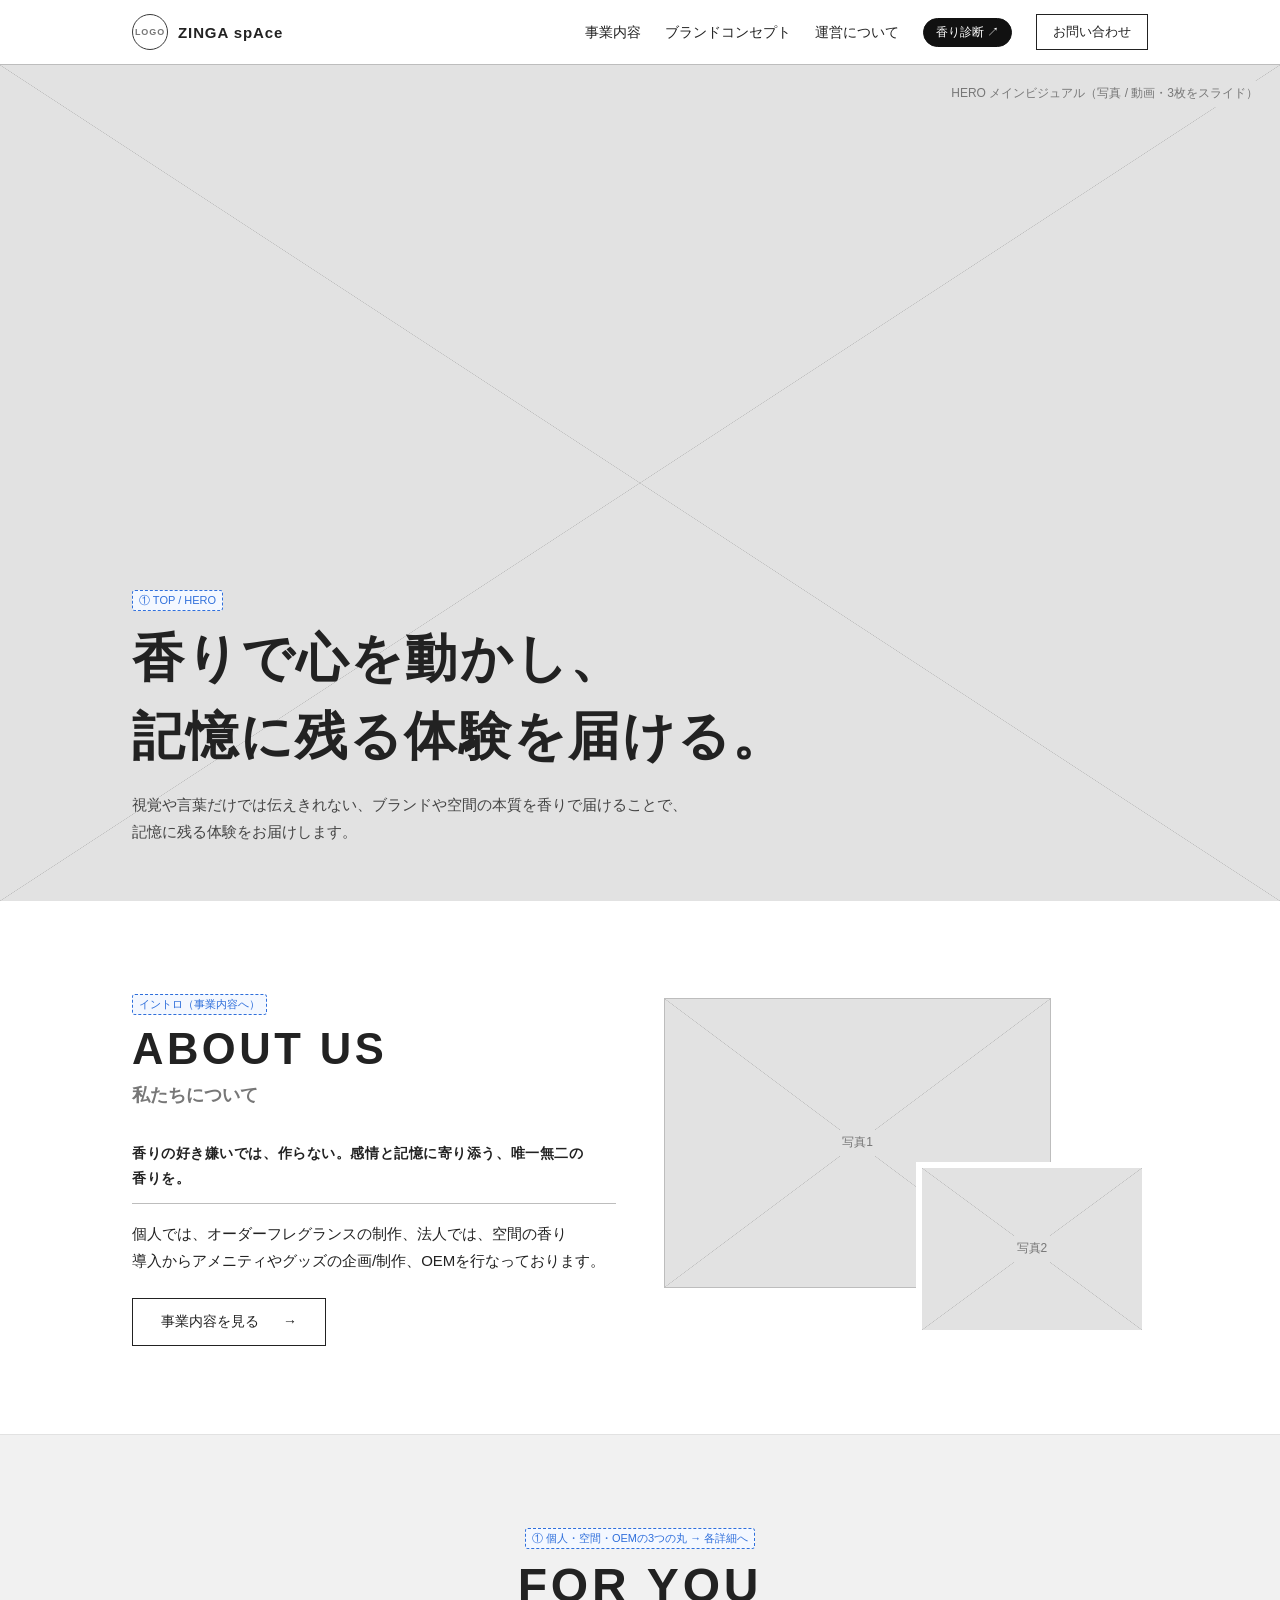
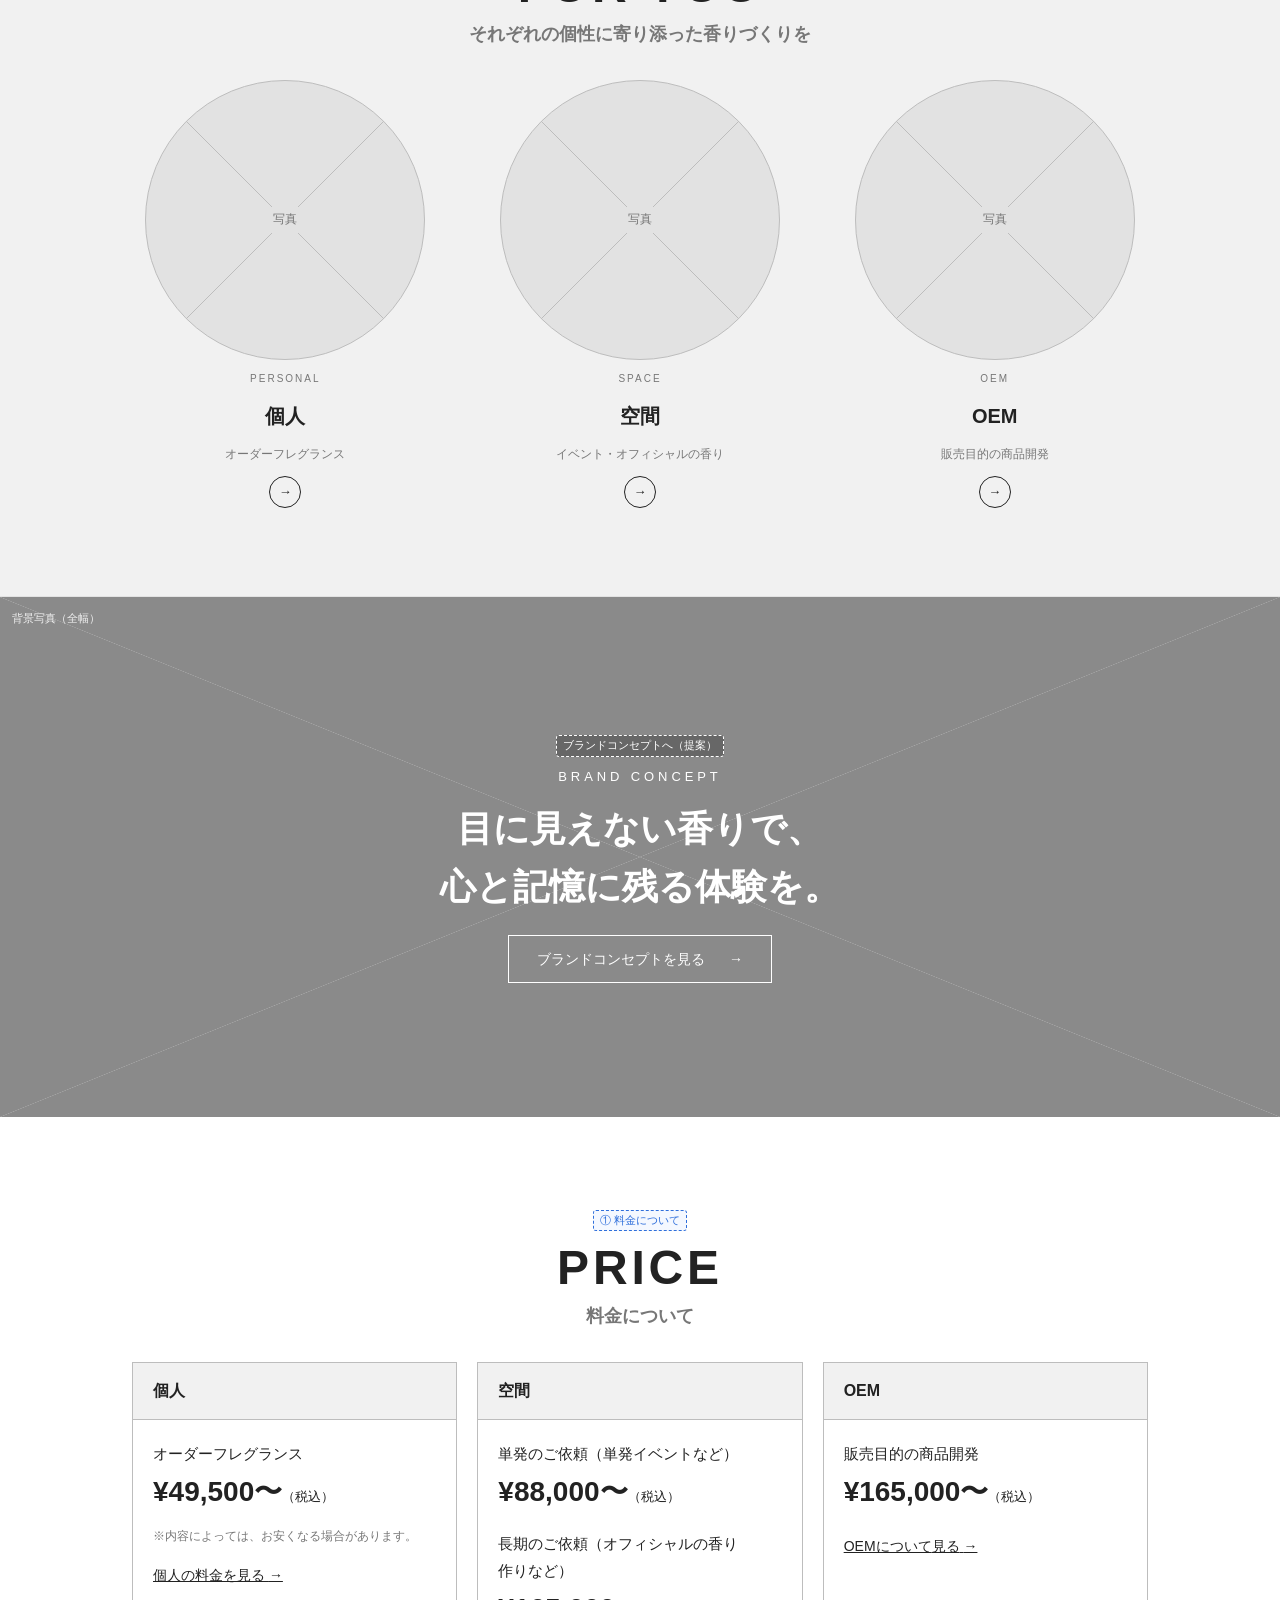
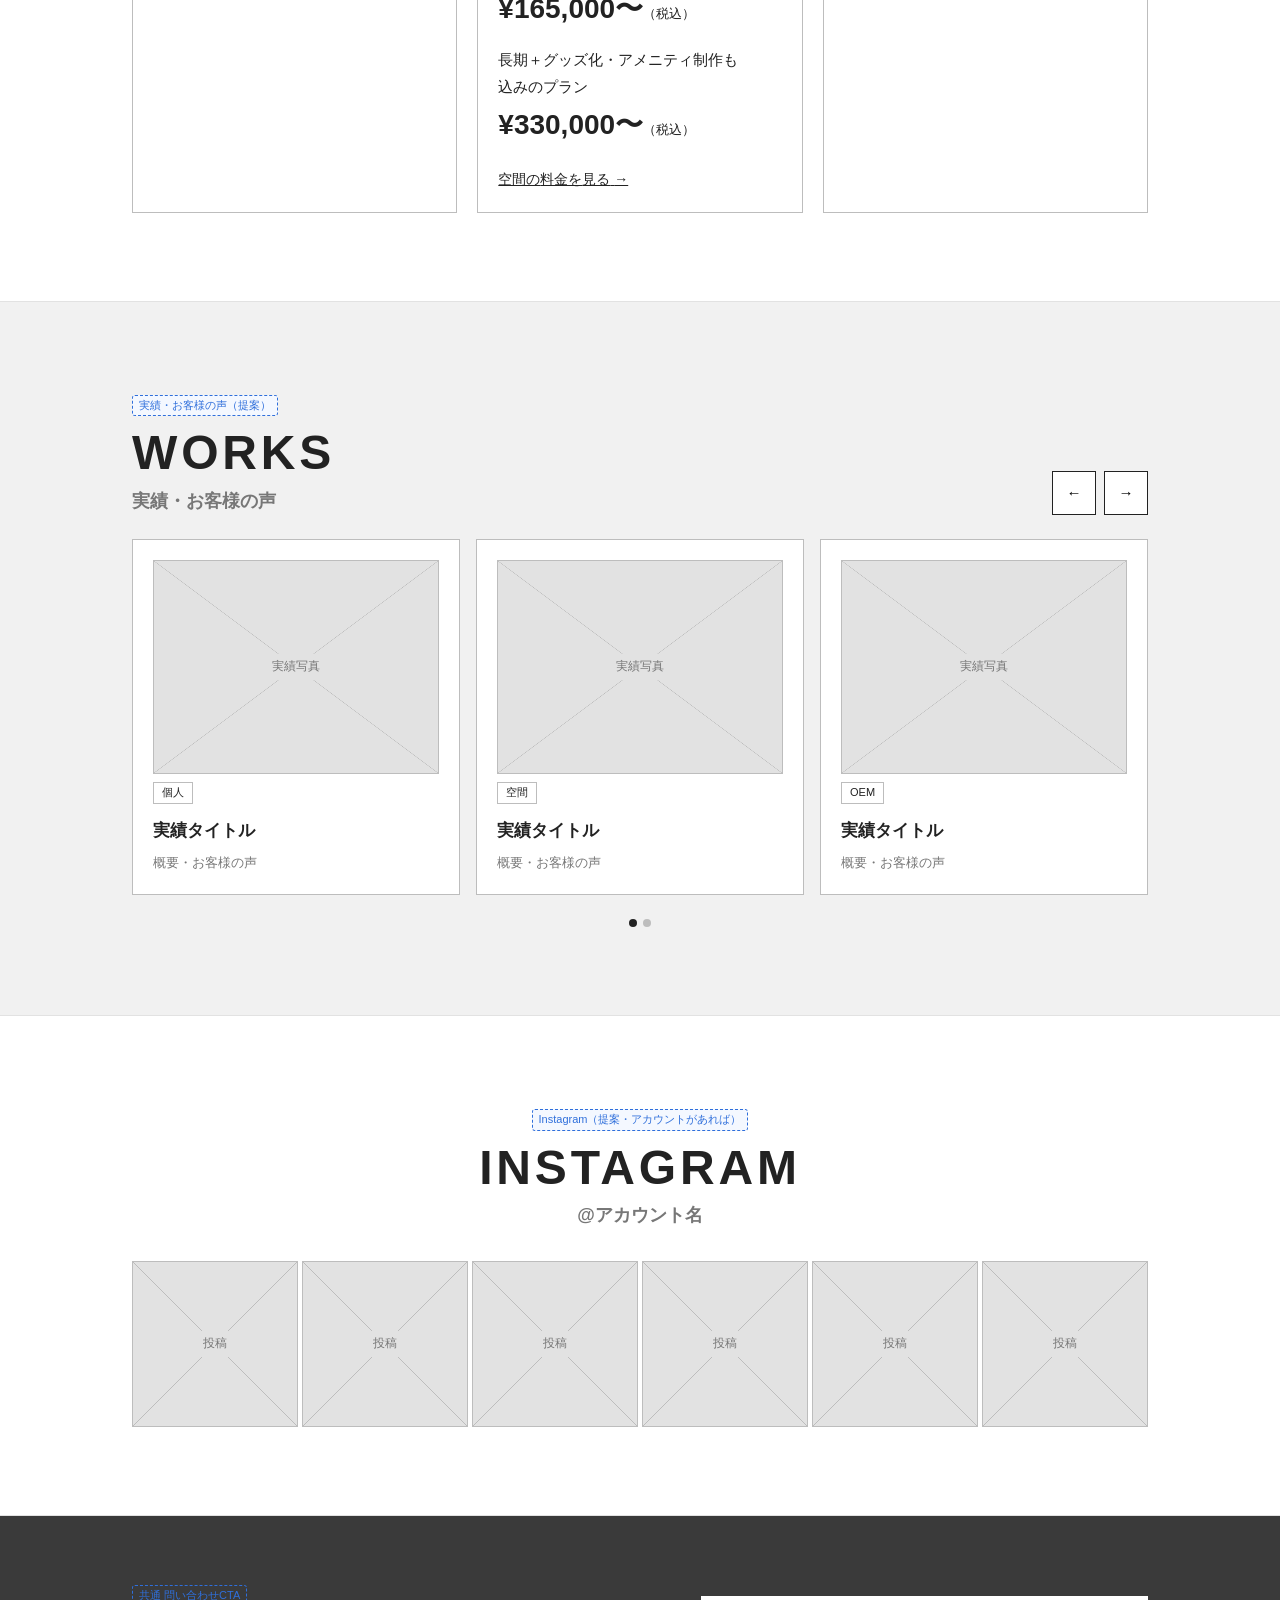
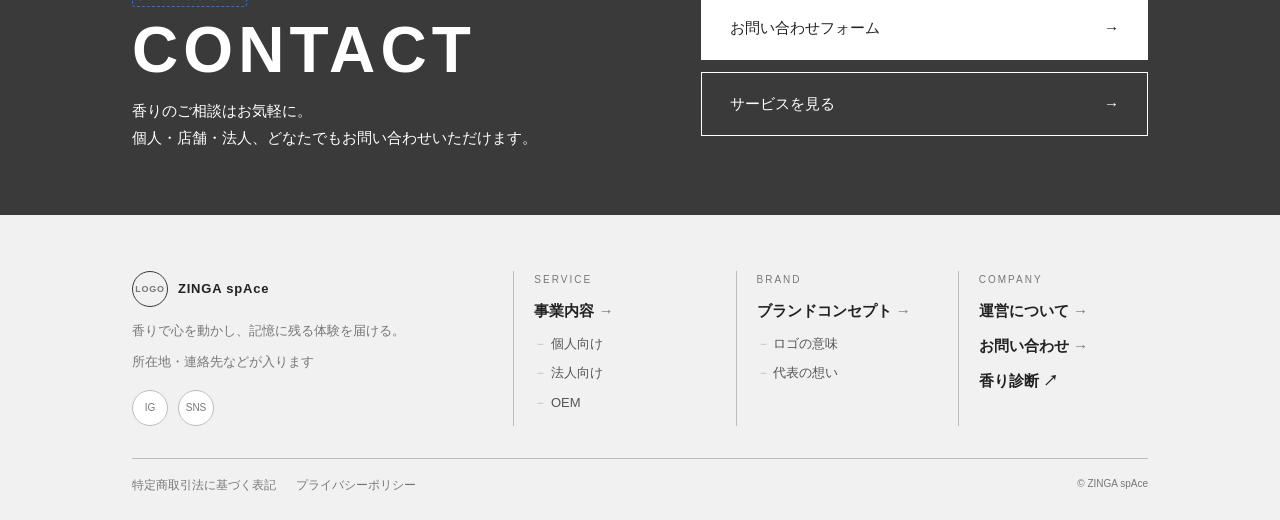
<file: zinga-space/index.html>
<!doctype html>
<html lang="ja">
<head>
<meta charset="utf-8">
<meta name="viewport" content="width=device-width, initial-scale=1">
<title>TOP | ZINGA spAce（ワイヤーフレーム）</title>
<link rel="stylesheet" href="assets/wf.css">
</head>
<body data-page="top">
<div id="wf-header"></div>

<main>
  <!-- ① HERO：全画面のスライド -->
  <section class="hero2">
    <div class="ph"><span>HERO メインビジュアル（写真 / 動画・3枚をスライド）</span></div>
    <div class="copy"><div class="container">
      <span class="note">① TOP / HERO</span>
      <h1>香りで心を動かし、<br>記憶に残る体験を届ける。</h1>
      <p class="sub">視覚や言葉だけでは伝えきれない、ブランドや空間の本質を香りで届けることで、記憶に残る体験をお届けします。</p>
    </div></div>
  </section>

  <!-- イントロ：事業のひとこと＋重なる写真 -->
  <section class="section" id="intro"><div class="container split">
    <div>
      <span class="note">イントロ（事業内容へ）</span>
      <div class="sec-head left"><p class="en">ABOUT US</p><h2>私たちについて</h2></div>
      <p class="tagline">香りの好き嫌いでは、作らない。感情と記憶に寄り添う、唯一無二の香りを。</p>
      <p>個人では、オーダーフレグランスの制作、法人では、空間の香り導入からアメニティやグッズの企画/制作、OEMを行なっております。</p>
      <a class="btn arrow" href="service.html" style="margin-top:24px">事業内容を見る</a>
    </div>
    <div class="overlap"><div class="ph r43"><span>写真1</span></div><div class="ph r43"><span>写真2</span></div></div>
  </div></section>

  <!-- ① 個人・空間・OEMの3つの丸 -->
  <section class="section gray" id="target">
    <div class="container">
      <div class="sec-head center">
        <span class="note">① 個人・空間・OEMの3つの丸 → 各詳細へ</span>
        <p class="en">FOR YOU</p>
        <h2>それぞれの個性に寄り添った香りづくりを</h2>
      </div>
      <div class="targets">
        <a class="target" href="service-personal.html"><div class="ph"><span>写真</span></div>
          <span class="en">PERSONAL</span><b>個人</b><small>オーダーフレグランス</small><span class="go">→</span></a>
        <a class="target" href="service-business.html"><div class="ph"><span>写真</span></div>
          <span class="en">SPACE</span><b>空間</b><small>イベント・オフィシャルの香り</small><span class="go">→</span></a>
        <a class="target" href="service-business.html#oem"><div class="ph"><span>写真</span></div>
          <span class="en">OEM</span><b>OEM</b><small>販売目的の商品開発</small><span class="go">→</span></a>
      </div>
    </div>
  </section>

  <!-- ブランドコンセプトへの帯 -->
  <section class="band" id="concept-band">
    <div>
      <span class="note">ブランドコンセプトへ（提案）</span>
      <p class="en">BRAND CONCEPT</p>
      <h2>目に見えない香りで、<br>心と記憶に残る体験を。</h2>
      <a class="btn arrow" href="concept.html">ブランドコンセプトを見る</a>
    </div>
  </section>

  <!-- ① 料金について -->
  <section class="section" id="price">
    <div class="container">
      <div class="sec-head center">
        <span class="note">① 料金について</span>
        <p class="en">PRICE</p>
        <h2>料金について</h2>
      </div>
      <div class="grid g3">
        <div class="price"><h3>個人</h3><div class="body">
          <p>オーダーフレグランス</p><p class="yen">¥49,500〜<small style="font-size:13px;font-weight:400">（税込）</small></p>
          <p style="font-size:12px;color:var(--muted);margin-top:8px">※内容によっては、お安くなる場合があります。</p>
          <a class="more" href="service-personal.html#price">個人の料金を見る →</a></div></div>
        <div class="price"><h3>空間</h3><div class="body">
          <p>単発のご依頼（単発イベントなど）</p><p class="yen">¥88,000〜<small style="font-size:13px;font-weight:400">（税込）</small></p>
          <p style="margin-top:12px">長期のご依頼（オフィシャルの香り作りなど）</p><p class="yen">¥165,000〜<small style="font-size:13px;font-weight:400">（税込）</small></p>
          <p style="margin-top:12px">長期＋グッズ化・アメニティ制作も込みのプラン</p><p class="yen">¥330,000〜<small style="font-size:13px;font-weight:400">（税込）</small></p>
          <a class="more" href="service-business.html#price">空間の料金を見る →</a></div></div>
        <div class="price"><h3>OEM</h3><div class="body">
          <p>販売目的の商品開発</p><p class="yen">¥165,000〜<small style="font-size:13px;font-weight:400">（税込）</small></p>
          <a class="more" href="service-business.html#oem">OEMについて見る →</a></div></div>
      </div>
    </div>
  </section>

  <!-- 実績・お客様の声（スライダー） -->
  <section class="section gray" id="works">
    <div class="container">
      <div class="slider-head">
        <div class="sec-head left"><span class="note">実績・お客様の声（提案）</span><p class="en">WORKS</p><h2>実績・お客様の声</h2></div>
        <div class="arrows"><button type="button" aria-label="前へ">←</button><button type="button" aria-label="次へ">→</button></div>
      </div>
      <div class="slider">
        <div class="card"><div class="ph r43"><span>実績写真</span></div><span class="tag">個人</span><h3>実績タイトル</h3><p style="font-size:13px;color:var(--muted)">概要・お客様の声</p></div>
        <div class="card"><div class="ph r43"><span>実績写真</span></div><span class="tag">空間</span><h3>実績タイトル</h3><p style="font-size:13px;color:var(--muted)">概要・お客様の声</p></div>
        <div class="card"><div class="ph r43"><span>実績写真</span></div><span class="tag">OEM</span><h3>実績タイトル</h3><p style="font-size:13px;color:var(--muted)">概要・お客様の声</p></div>
        <div class="card"><div class="ph r43"><span>実績写真</span></div><span class="tag">空間</span><h3>実績タイトル</h3><p style="font-size:13px;color:var(--muted)">概要・お客様の声</p></div>
      </div>
      <div class="slider-dots" aria-hidden="true"><i class="on"></i><i></i></div>
    </div>
  </section>

  <!-- Instagram -->
  <section class="section" id="instagram">
    <div class="container">
      <div class="sec-head center"><span class="note">Instagram（提案・アカウントがあれば）</span><p class="en">INSTAGRAM</p><h2>@アカウント名</h2></div>
      <div class="insta"><div class="ph"><span>投稿</span></div><div class="ph"><span>投稿</span></div><div class="ph"><span>投稿</span></div><div class="ph"><span>投稿</span></div><div class="ph"><span>投稿</span></div><div class="ph"><span>投稿</span></div></div>
    </div>
  </section>
</main>

<div id="wf-footer"></div>
<script src="assets/wf.js"></script>
</body>
</html>
</file>
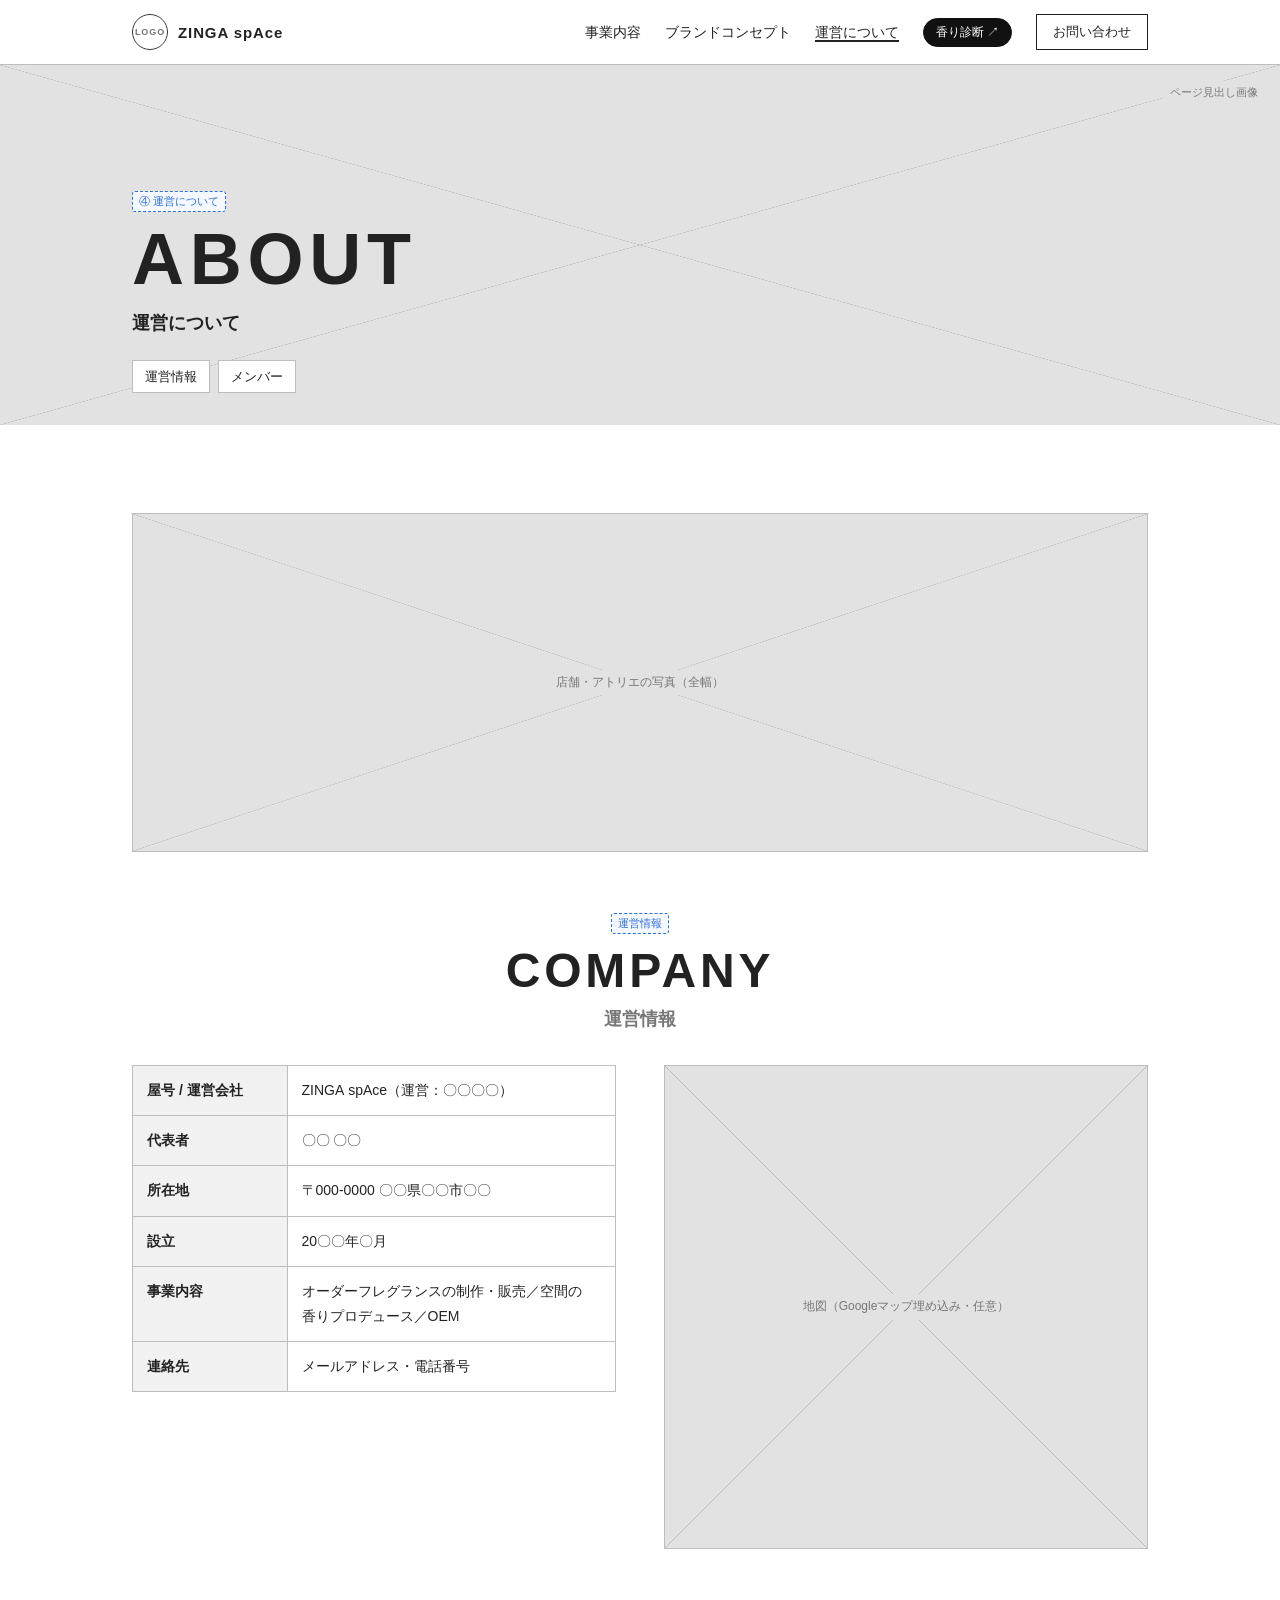
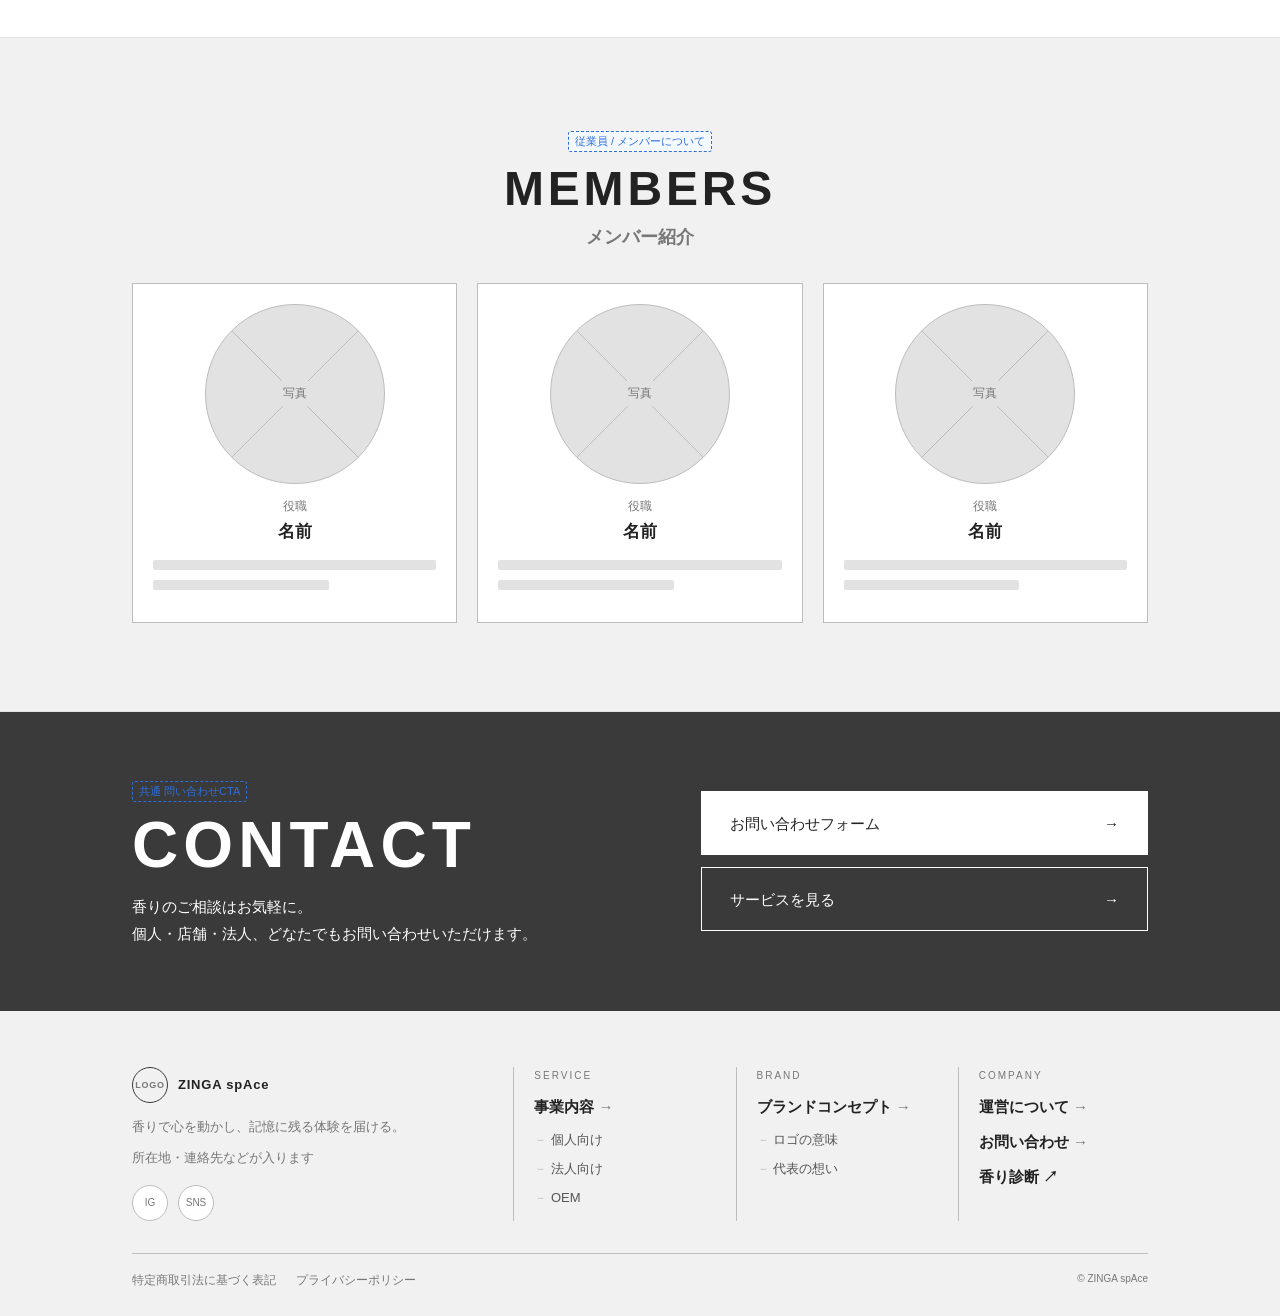
<file: zinga-space/about.html>
<!doctype html>
<html lang="ja">
<head>
<meta charset="utf-8">
<meta name="viewport" content="width=device-width, initial-scale=1">
<title>運営について | ZINGA spAce（ワイヤーフレーム）</title>
<link rel="stylesheet" href="assets/wf.css">
</head>
<body data-page="about">
<div id="wf-header"></div>

<main>
  <section class="page-head"><div class="container">
    <span class="note">④ 運営について</span>
    <p class="en">ABOUT</p><h1>運営について</h1>
    <nav class="anchors"><a href="#info">運営情報</a><a href="#members">メンバー</a></nav>
  </div></section>

  <section class="section" id="info"><div class="container">
    <div class="ph r169" style="aspect-ratio:21/7;margin-bottom:56px"><span>店舗・アトリエの写真（全幅）</span></div>
    <div class="sec-head center"><span class="note">運営情報</span><p class="en">COMPANY</p><h2>運営情報</h2></div>
    <div class="split top">
    <table class="tbl stack">
      <tr><th>屋号 / 運営会社</th><td>ZINGA spAce（運営：〇〇〇〇）</td></tr>
      <tr><th>代表者</th><td>〇〇 〇〇</td></tr>
      <tr><th>所在地</th><td>〒000-0000 〇〇県〇〇市〇〇</td></tr>
      <tr><th>設立</th><td>20〇〇年〇月</td></tr>
      <tr><th>事業内容</th><td>オーダーフレグランスの制作・販売／空間の香りプロデュース／OEM</td></tr>
      <tr><th>連絡先</th><td>メールアドレス・電話番号</td></tr>
    </table>
    <div class="ph sq"><span>地図（Googleマップ埋め込み・任意）</span></div>
    </div>
  </div></section>

  <section class="section gray" id="members"><div class="container">
    <div class="sec-head center"><span class="note">従業員 / メンバーについて</span><p class="en">MEMBERS</p><h2>メンバー紹介</h2></div>
    <div class="grid g3 sm2">
      <div class="card center"><div class="ph sq round" style="max-width:180px;margin:0 auto"><span>写真</span></div><p style="margin-top:12px;font-size:12px;color:var(--muted)">役職</p><h3 style="margin-top:0">名前</h3><div class="lines"><i></i><i></i></div></div>
      <div class="card center"><div class="ph sq round" style="max-width:180px;margin:0 auto"><span>写真</span></div><p style="margin-top:12px;font-size:12px;color:var(--muted)">役職</p><h3 style="margin-top:0">名前</h3><div class="lines"><i></i><i></i></div></div>
      <div class="card center"><div class="ph sq round" style="max-width:180px;margin:0 auto"><span>写真</span></div><p style="margin-top:12px;font-size:12px;color:var(--muted)">役職</p><h3 style="margin-top:0">名前</h3><div class="lines"><i></i><i></i></div></div>
    </div>
  </div></section>
</main>

<div id="wf-footer"></div>
<script src="assets/wf.js"></script>
</body>
</html>
</file>
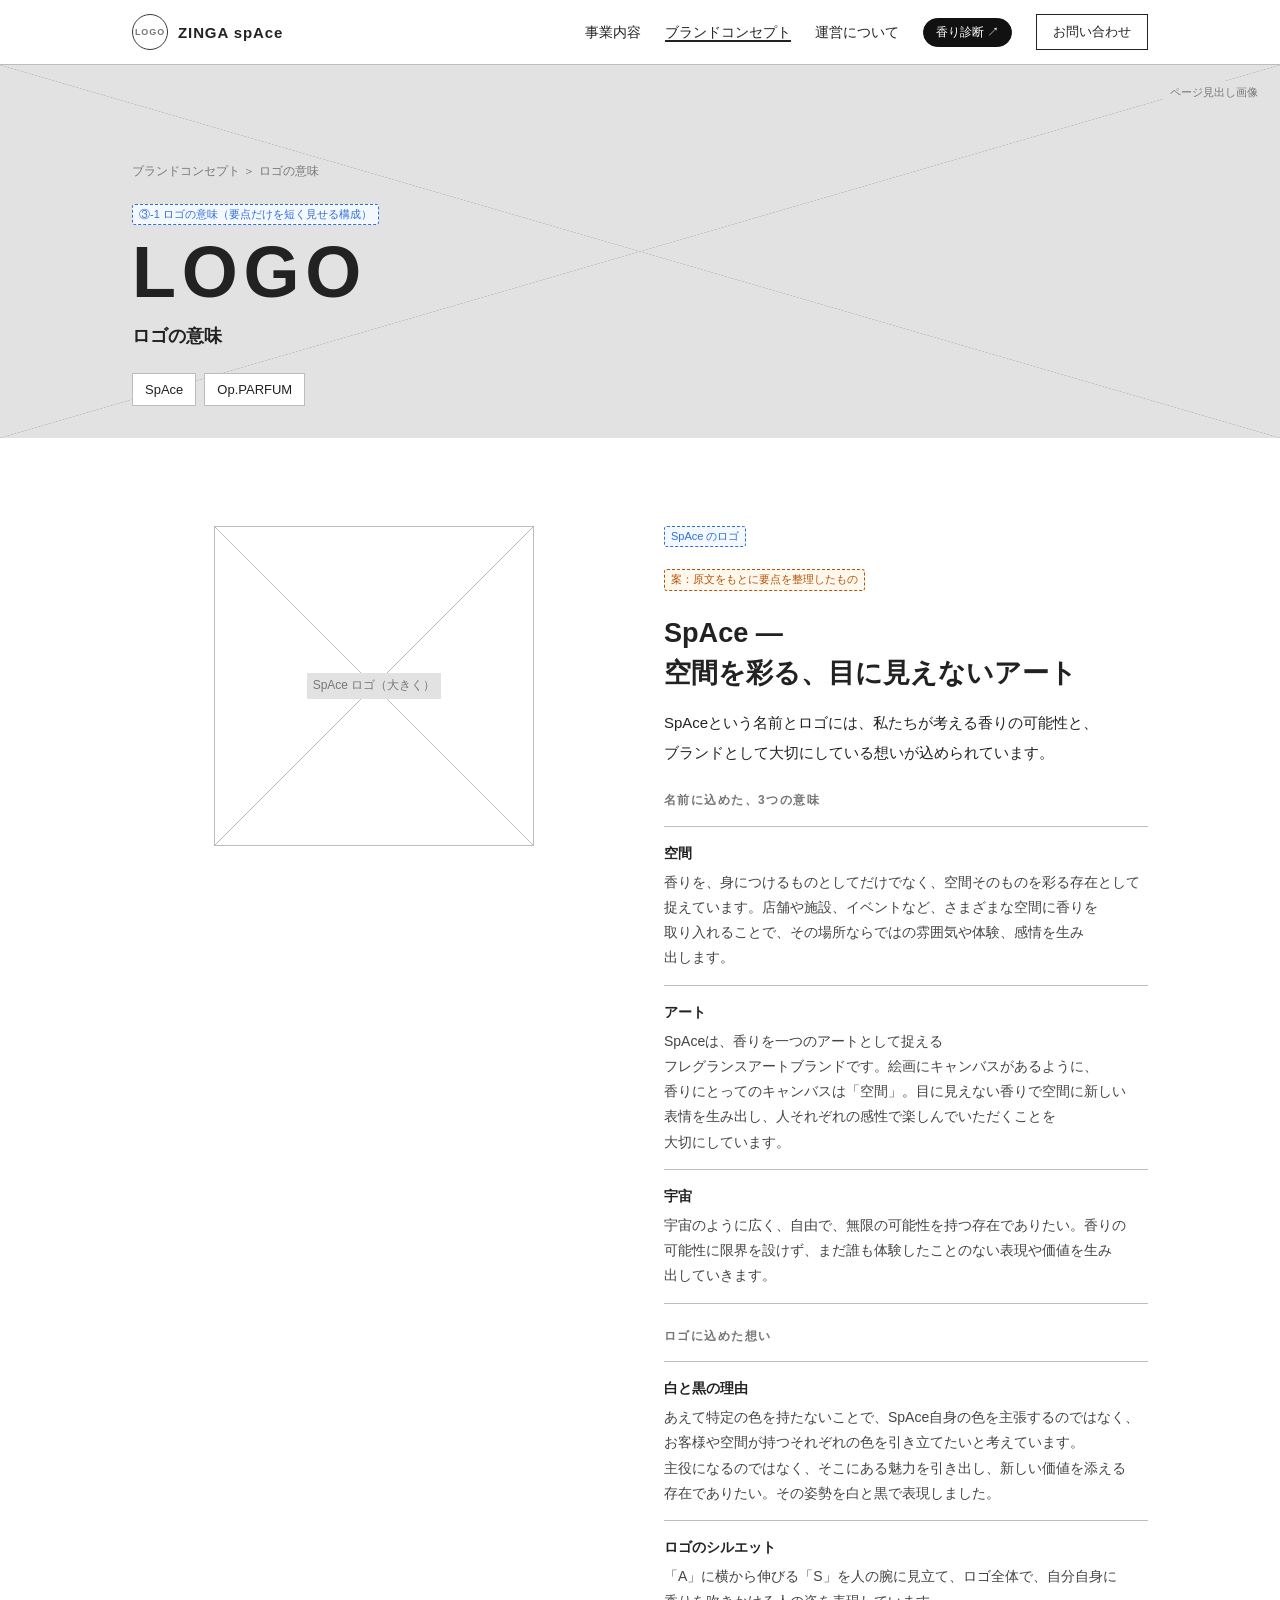
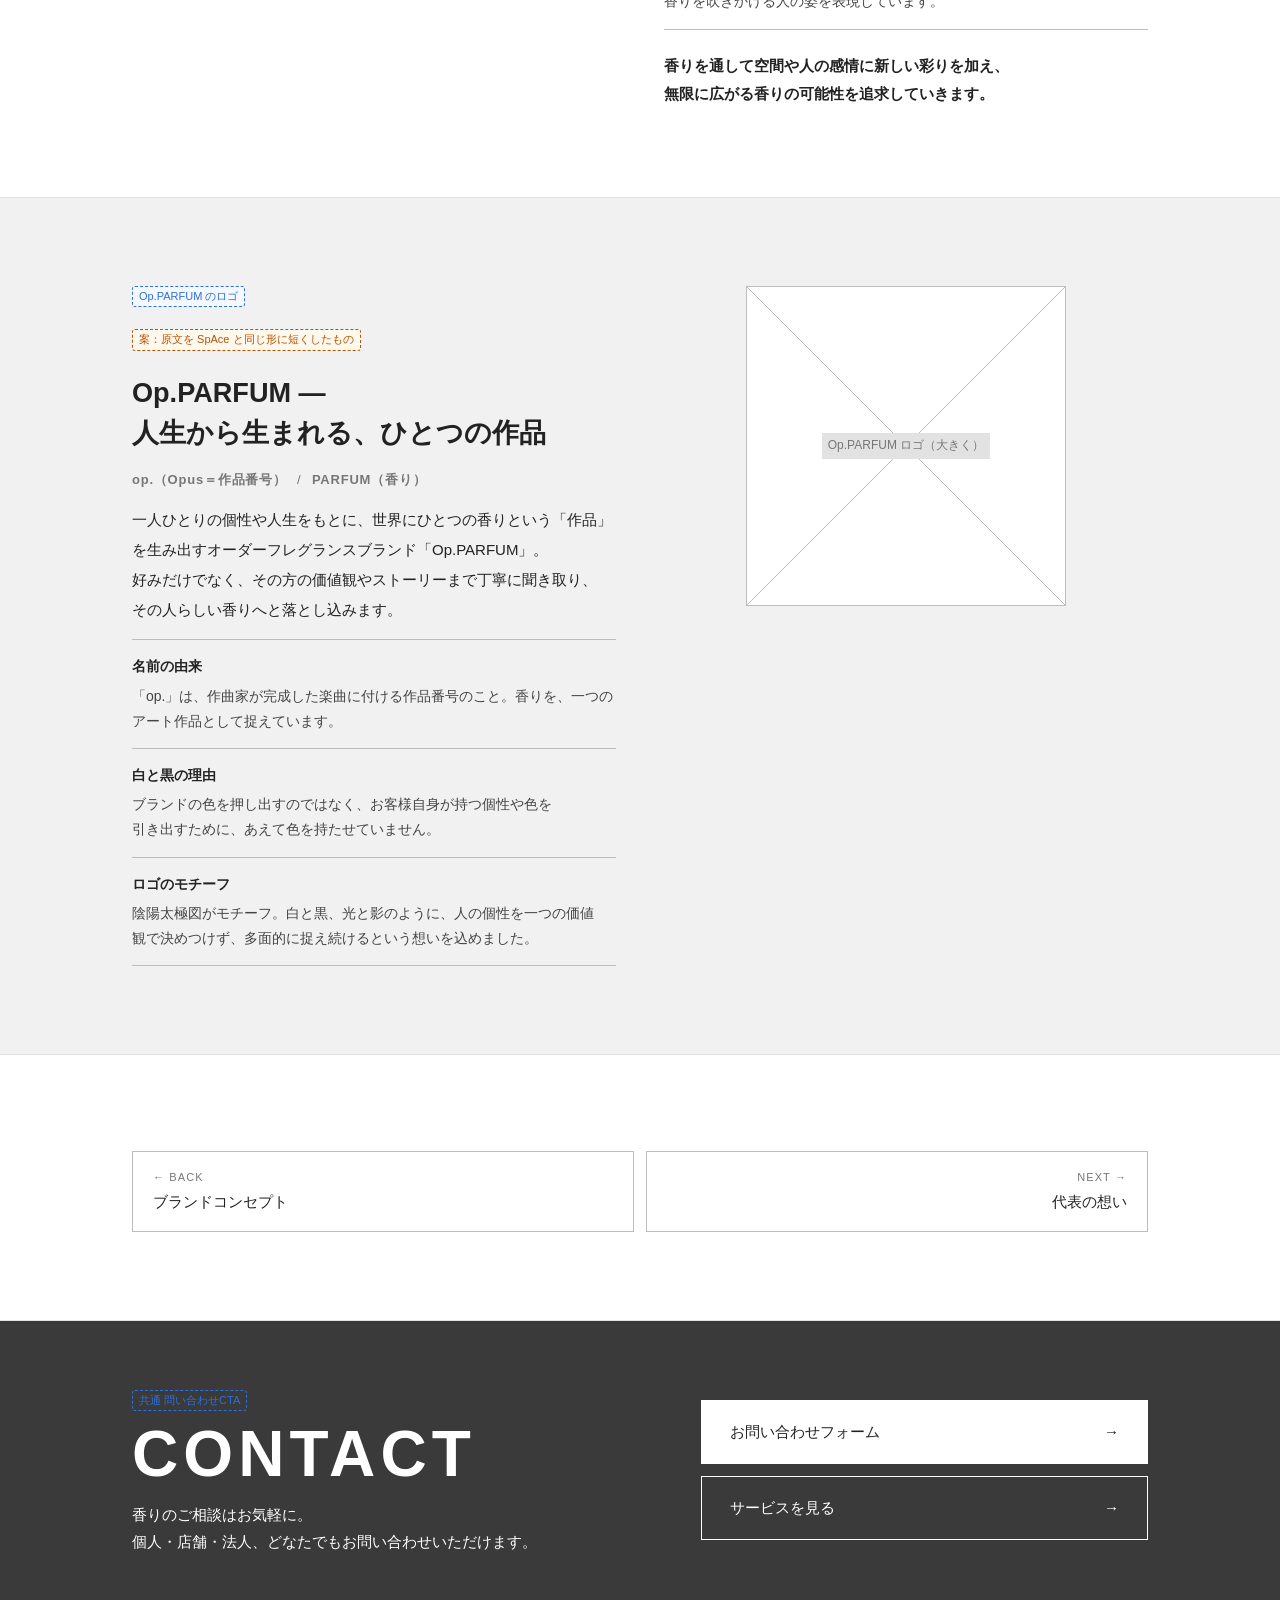
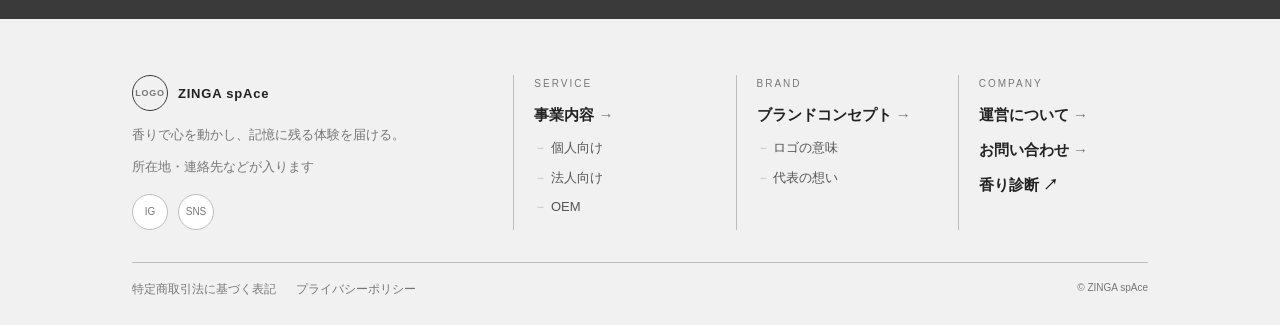
<file: zinga-space/concept-logo.html>
<!doctype html>
<html lang="ja">
<head>
<meta charset="utf-8">
<meta name="viewport" content="width=device-width, initial-scale=1">
<title>ロゴの意味 | ZINGA spAce（ワイヤーフレーム）</title>
<link rel="stylesheet" href="assets/wf.css">
</head>
<body data-page="concept">
<div id="wf-header"></div>

<main>
  <section class="page-head"><div class="container">
    <p class="crumb"><a href="concept.html">ブランドコンセプト</a> ＞ ロゴの意味</p>
    <span class="note">③-1 ロゴの意味（要点だけを短く見せる構成）</span>
    <p class="en">LOGO</p><h1>ロゴの意味</h1>
    <nav class="anchors"><a href="#space">SpAce</a><a href="#opparfum">Op.PARFUM</a></nav>
  </div></section>

  <section class="section" id="space"><div class="container">
    <div class="split top">
      <div class="ph sq brand-logo" style="max-width:320px"><span>SpAce ロゴ（大きく）</span></div>
      <div class="brand-block">
        <span class="note">SpAce のロゴ</span> <span class="note todo">案：原文をもとに要点を整理したもの</span>
        <h2>SpAce ―<br>空間を彩る、目に見えないアート</h2>
        <p class="lead-txt">SpAceという名前とロゴには、私たちが考える香りの可能性と、ブランドとして大切にしている想いが込められています。</p>

        <p class="dl-group">名前に込めた、3つの意味</p>
        <dl class="reasons">
          <div><dt>空間</dt><dd>香りを、身につけるものとしてだけでなく、空間そのものを彩る存在として捉えています。店舗や施設、イベントなど、さまざまな空間に香りを取り入れることで、その場所ならではの雰囲気や体験、感情を生み出します。</dd></div>
          <div><dt>アート</dt><dd>SpAceは、香りを一つのアートとして捉えるフレグランスアートブランドです。絵画にキャンバスがあるように、香りにとってのキャンバスは「空間」。目に見えない香りで空間に新しい表情を生み出し、人それぞれの感性で楽しんでいただくことを大切にしています。</dd></div>
          <div><dt>宇宙</dt><dd>宇宙のように広く、自由で、無限の可能性を持つ存在でありたい。香りの可能性に限界を設けず、まだ誰も体験したことのない表現や価値を生み出していきます。</dd></div>
        </dl>

        <p class="dl-group">ロゴに込めた想い</p>
        <dl class="reasons">
          <div><dt>白と黒の理由</dt><dd>あえて特定の色を持たないことで、SpAce自身の色を主張するのではなく、お客様や空間が持つそれぞれの色を引き立てたいと考えています。主役になるのではなく、そこにある魅力を引き出し、新しい価値を添える存在でありたい。その姿勢を白と黒で表現しました。</dd></div>
          <div><dt>ロゴのシルエット</dt><dd>「A」に横から伸びる「S」を人の腕に見立て、ロゴ全体で、自分自身に香りを吹きかける人の姿を表現しています。</dd></div>
        </dl>

        <p class="closing">香りを通して空間や人の感情に新しい彩りを加え、<br class="pc-only">無限に広がる香りの可能性を追求していきます。</p>
      </div>
    </div>
  </div></section>
  <section class="section gray" id="opparfum"><div class="container">
    <div class="split top rev">
      <div class="ph sq brand-logo" style="max-width:320px"><span>Op.PARFUM ロゴ（大きく）</span></div>
      <div class="brand-block">
        <span class="note">Op.PARFUM のロゴ</span> <span class="note todo">案：原文を SpAce と同じ形に短くしたもの</span>
        <h2>Op.PARFUM ―<br>人生から生まれる、ひとつの作品</h2>
        <p class="keys">op.（Opus＝作品番号） <span>/</span> PARFUM（香り）</p>
        <p class="lead-txt">一人ひとりの個性や人生をもとに、世界にひとつの香りという「作品」を生み出すオーダーフレグランスブランド「Op.PARFUM」。<br>好みだけでなく、その方の価値観やストーリーまで丁寧に聞き取り、その人らしい香りへと落とし込みます。</p>
        <dl class="reasons">
          <div><dt>名前の由来</dt><dd>「op.」は、作曲家が完成した楽曲に付ける作品番号のこと。香りを、一つのアート作品として捉えています。</dd></div>
          <div><dt>白と黒の理由</dt><dd>ブランドの色を押し出すのではなく、お客様自身が持つ個性や色を引き出すために、あえて色を持たせていません。</dd></div>
          <div><dt>ロゴのモチーフ</dt><dd>陰陽太極図がモチーフ。白と黒、光と影のように、人の個性を一つの価値観で決めつけず、多面的に捉え続けるという想いを込めました。</dd></div>
        </dl>
      </div>
    </div>
  </div></section>

  <section class="section"><div class="container">
    <nav class="pager">
      <a href="concept.html"><small>← BACK</small>ブランドコンセプト</a>
      <a class="next" href="concept-message.html"><small>NEXT →</small>代表の想い</a>
    </nav>
  </div></section>
</main>

<div id="wf-footer"></div>
<script src="assets/wf.js"></script>
</body>
</html>
</file>
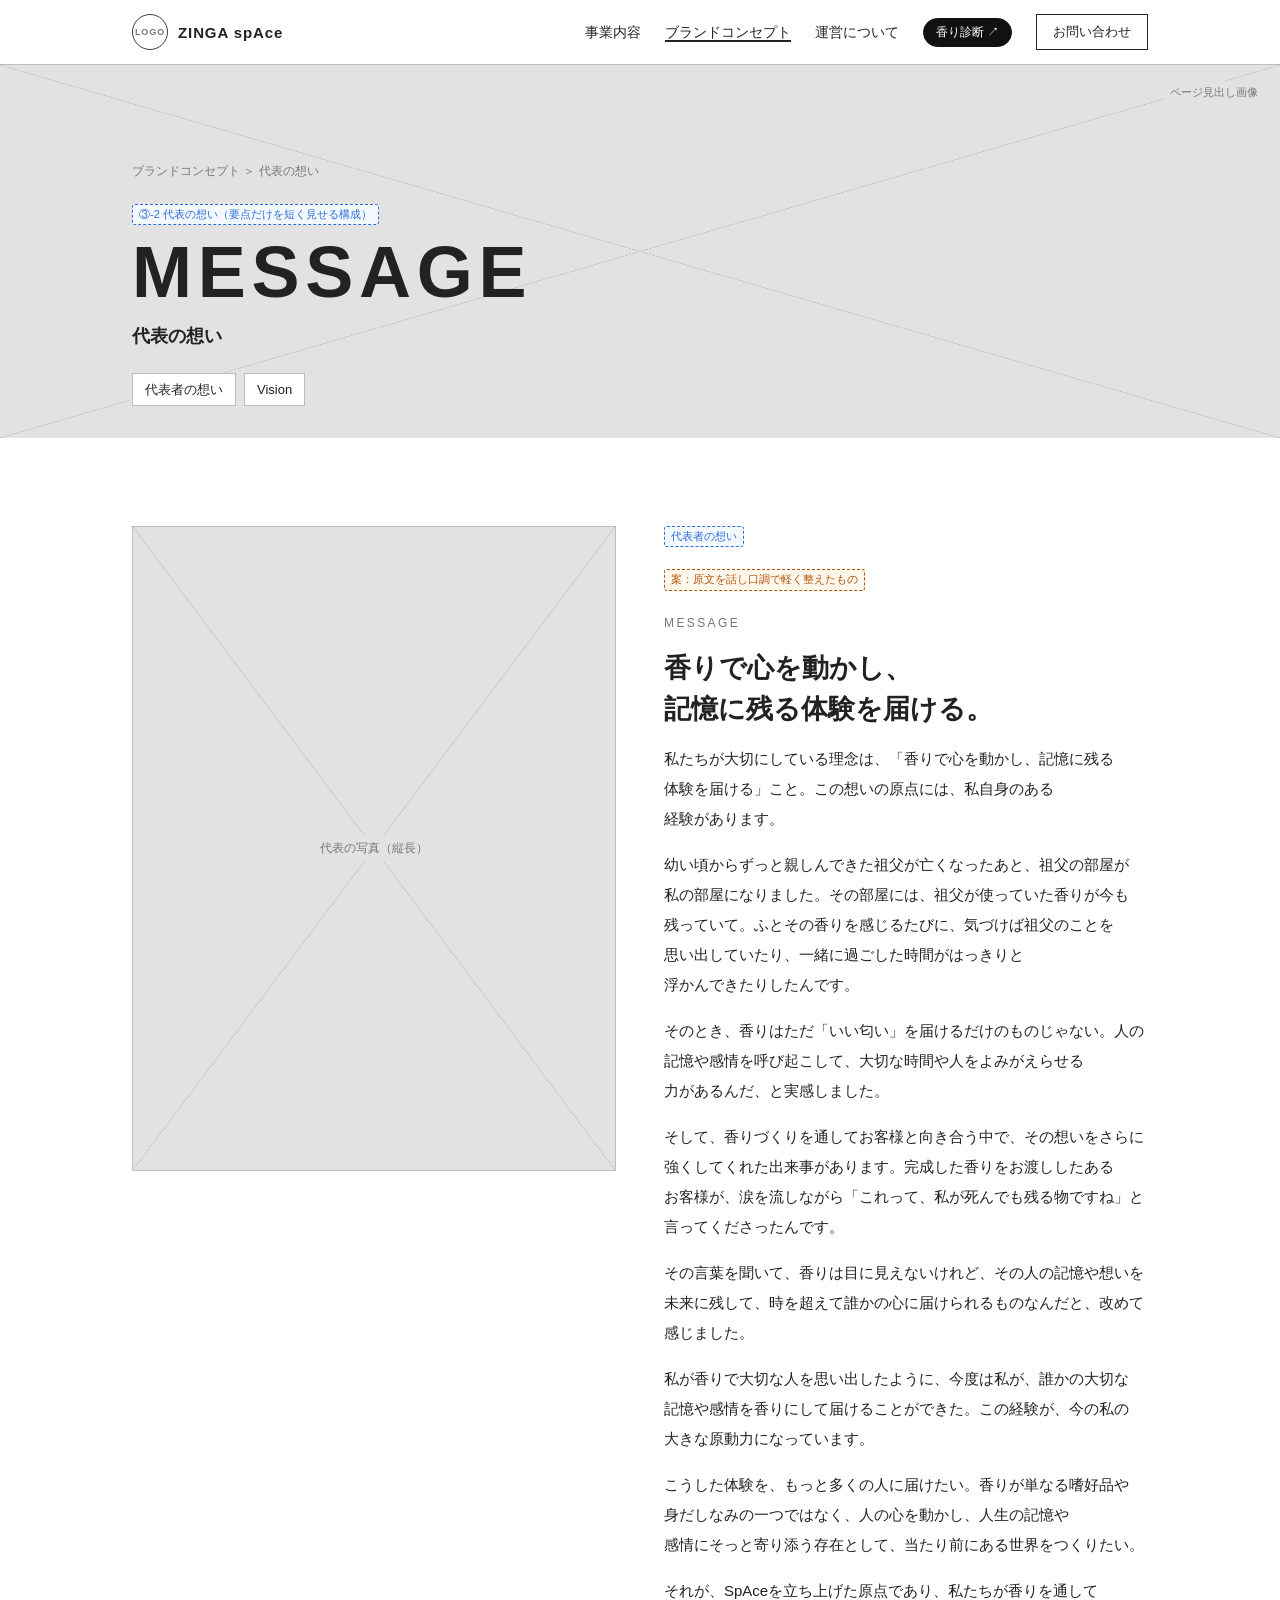
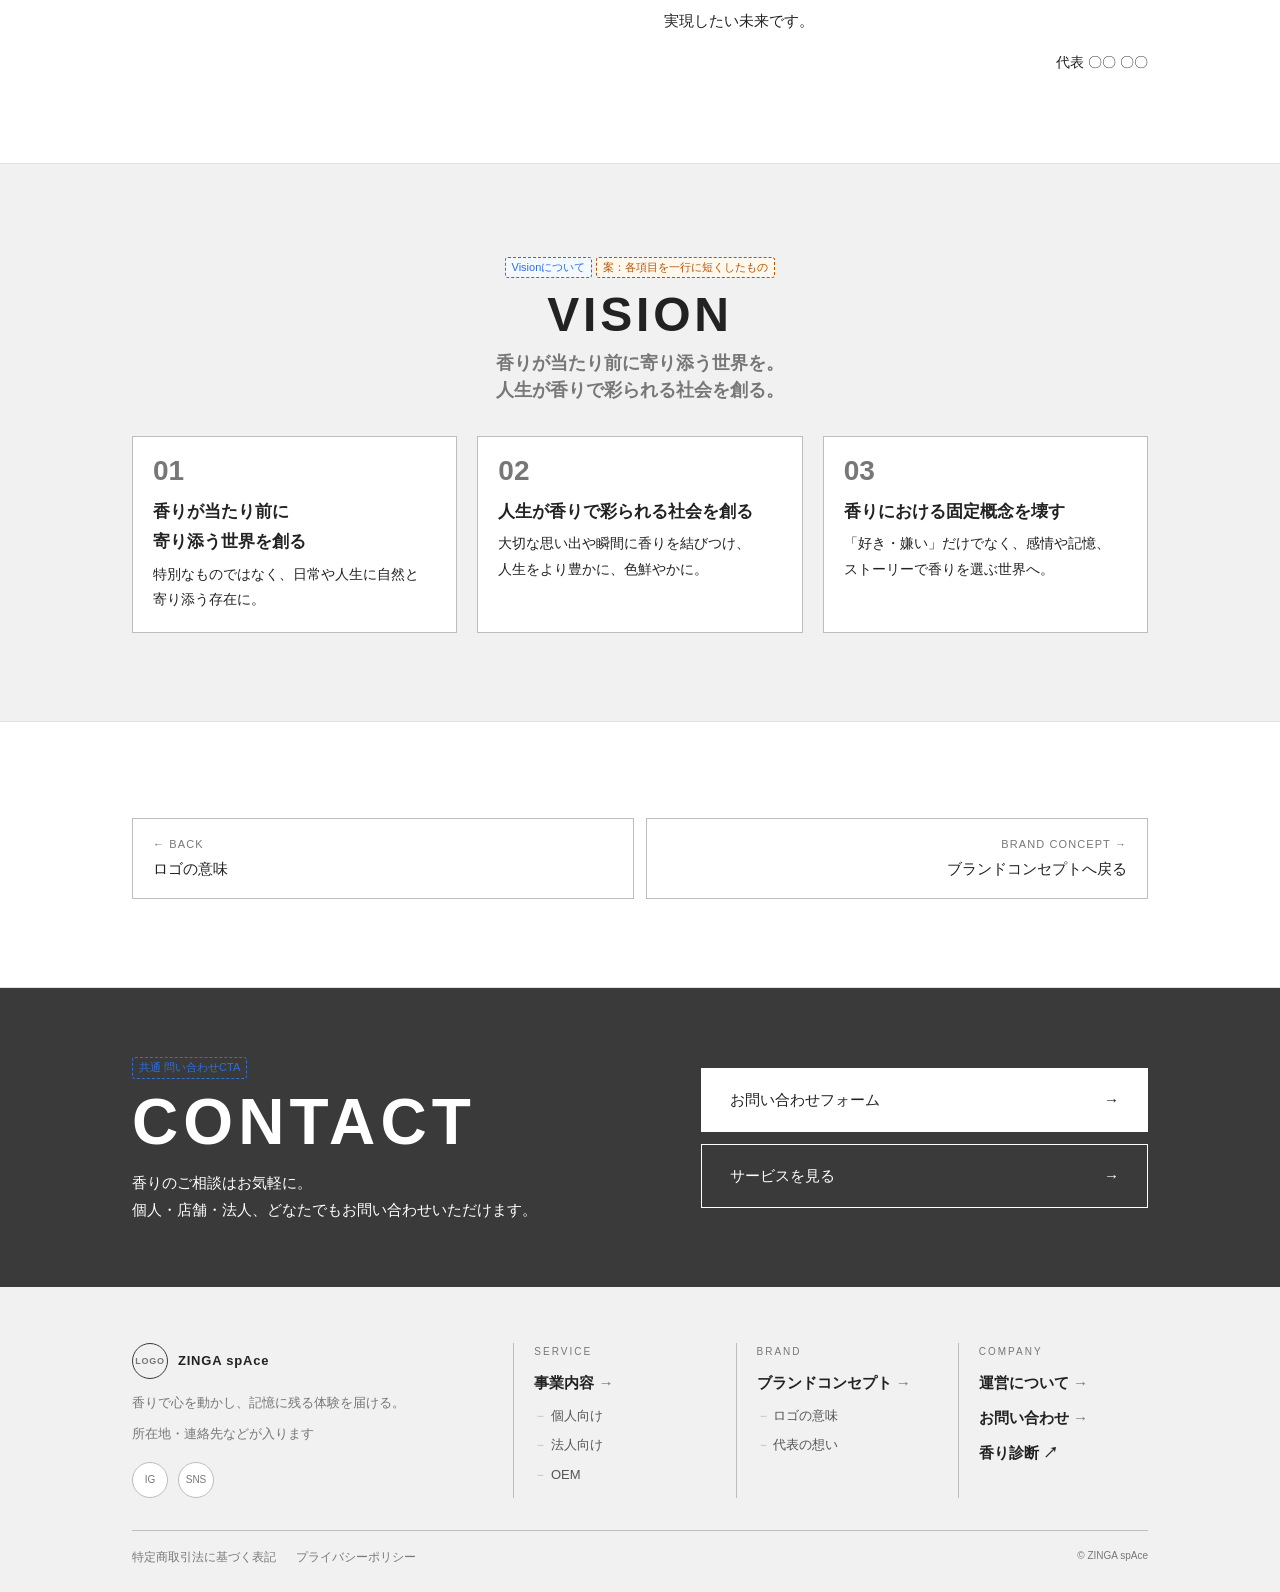
<file: zinga-space/concept-message.html>
<!doctype html>
<html lang="ja">
<head>
<meta charset="utf-8">
<meta name="viewport" content="width=device-width, initial-scale=1">
<title>代表の想い | ZINGA spAce（ワイヤーフレーム）</title>
<link rel="stylesheet" href="assets/wf.css">
</head>
<body data-page="concept">
<div id="wf-header"></div>

<main>
  <section class="page-head"><div class="container">
    <p class="crumb"><a href="concept.html">ブランドコンセプト</a> ＞ 代表の想い</p>
    <span class="note">③-2 代表の想い（要点だけを短く見せる構成）</span>
    <p class="en">MESSAGE</p><h1>代表の想い</h1>
    <nav class="anchors"><a href="#message">代表者の想い</a><a href="#vision">Vision</a></nav>
  </div></section>

  <section class="section" id="message"><div class="container">
    <div class="split top">
      <div class="ph" style="aspect-ratio:3/4;min-height:0"><span>代表の写真（縦長）</span></div>
      <div class="brand-block">
        <span class="note">代表者の想い</span> <span class="note todo">案：原文を話し口調で軽く整えたもの</span>
        <p class="en">MESSAGE</p>
        <h2>香りで心を動かし、<br>記憶に残る体験を届ける。</h2>
        <div class="msg-body">
          <p>私たちが大切にしている理念は、「香りで心を動かし、記憶に残る体験を届ける」こと。この想いの原点には、私自身のある経験があります。</p>
          <p>幼い頃からずっと親しんできた祖父が亡くなったあと、祖父の部屋が私の部屋になりました。その部屋には、祖父が使っていた香りが今も残っていて。ふとその香りを感じるたびに、気づけば祖父のことを思い出していたり、一緒に過ごした時間がはっきりと浮かんできたりしたんです。</p>
          <p>そのとき、香りはただ「いい匂い」を届けるだけのものじゃない。人の記憶や感情を呼び起こして、大切な時間や人をよみがえらせる力があるんだ、と実感しました。</p>
          <p>そして、香りづくりを通してお客様と向き合う中で、その想いをさらに強くしてくれた出来事があります。完成した香りをお渡ししたあるお客様が、涙を流しながら「これって、私が死んでも残る物ですね」と言ってくださったんです。</p>
          <p>その言葉を聞いて、香りは目に見えないけれど、その人の記憶や想いを未来に残して、時を超えて誰かの心に届けられるものなんだと、改めて感じました。</p>
          <p>私が香りで大切な人を思い出したように、今度は私が、誰かの大切な記憶や感情を香りにして届けることができた。この経験が、今の私の大きな原動力になっています。</p>
          <p>こうした体験を、もっと多くの人に届けたい。香りが単なる嗜好品や身だしなみの一つではなく、人の心を動かし、人生の記憶や感情にそっと寄り添う存在として、当たり前にある世界をつくりたい。</p>
          <p>それが、SpAceを立ち上げた原点であり、私たちが香りを通して実現したい未来です。</p>
        </div>
        <p class="sign">代表 〇〇 〇〇</p>
      </div>
    </div>
  </div></section>

  <section class="section gray" id="vision"><div class="container">
    <div class="sec-head center"><span class="note">Visionについて</span> <span class="note todo">案：各項目を一行に短くしたもの</span>
      <p class="en">VISION</p><h2>香りが当たり前に寄り添う世界を。<br>人生が香りで彩られる社会を創る。</h2></div>
    <div class="grid g3">
      <div class="card vision"><p class="feat-num">01</p><h3>香りが当たり前に寄り添う世界を創る</h3><p>特別なものではなく、日常や人生に自然と寄り添う存在に。</p></div>
      <div class="card vision"><p class="feat-num">02</p><h3>人生が香りで彩られる社会を創る</h3><p>大切な思い出や瞬間に香りを結びつけ、人生をより豊かに、色鮮やかに。</p></div>
      <div class="card vision"><p class="feat-num">03</p><h3>香りにおける固定概念を壊す</h3><p>「好き・嫌い」だけでなく、感情や記憶、ストーリーで香りを選ぶ世界へ。</p></div>
    </div>
  </div></section>

  <section class="section"><div class="container">
    <nav class="pager">
      <a href="concept-logo.html"><small>← BACK</small>ロゴの意味</a>
      <a class="next" href="concept.html"><small>BRAND CONCEPT →</small>ブランドコンセプトへ戻る</a>
    </nav>
  </div></section>
</main>

<div id="wf-footer"></div>
<script src="assets/wf.js"></script>
</body>
</html>
</file>
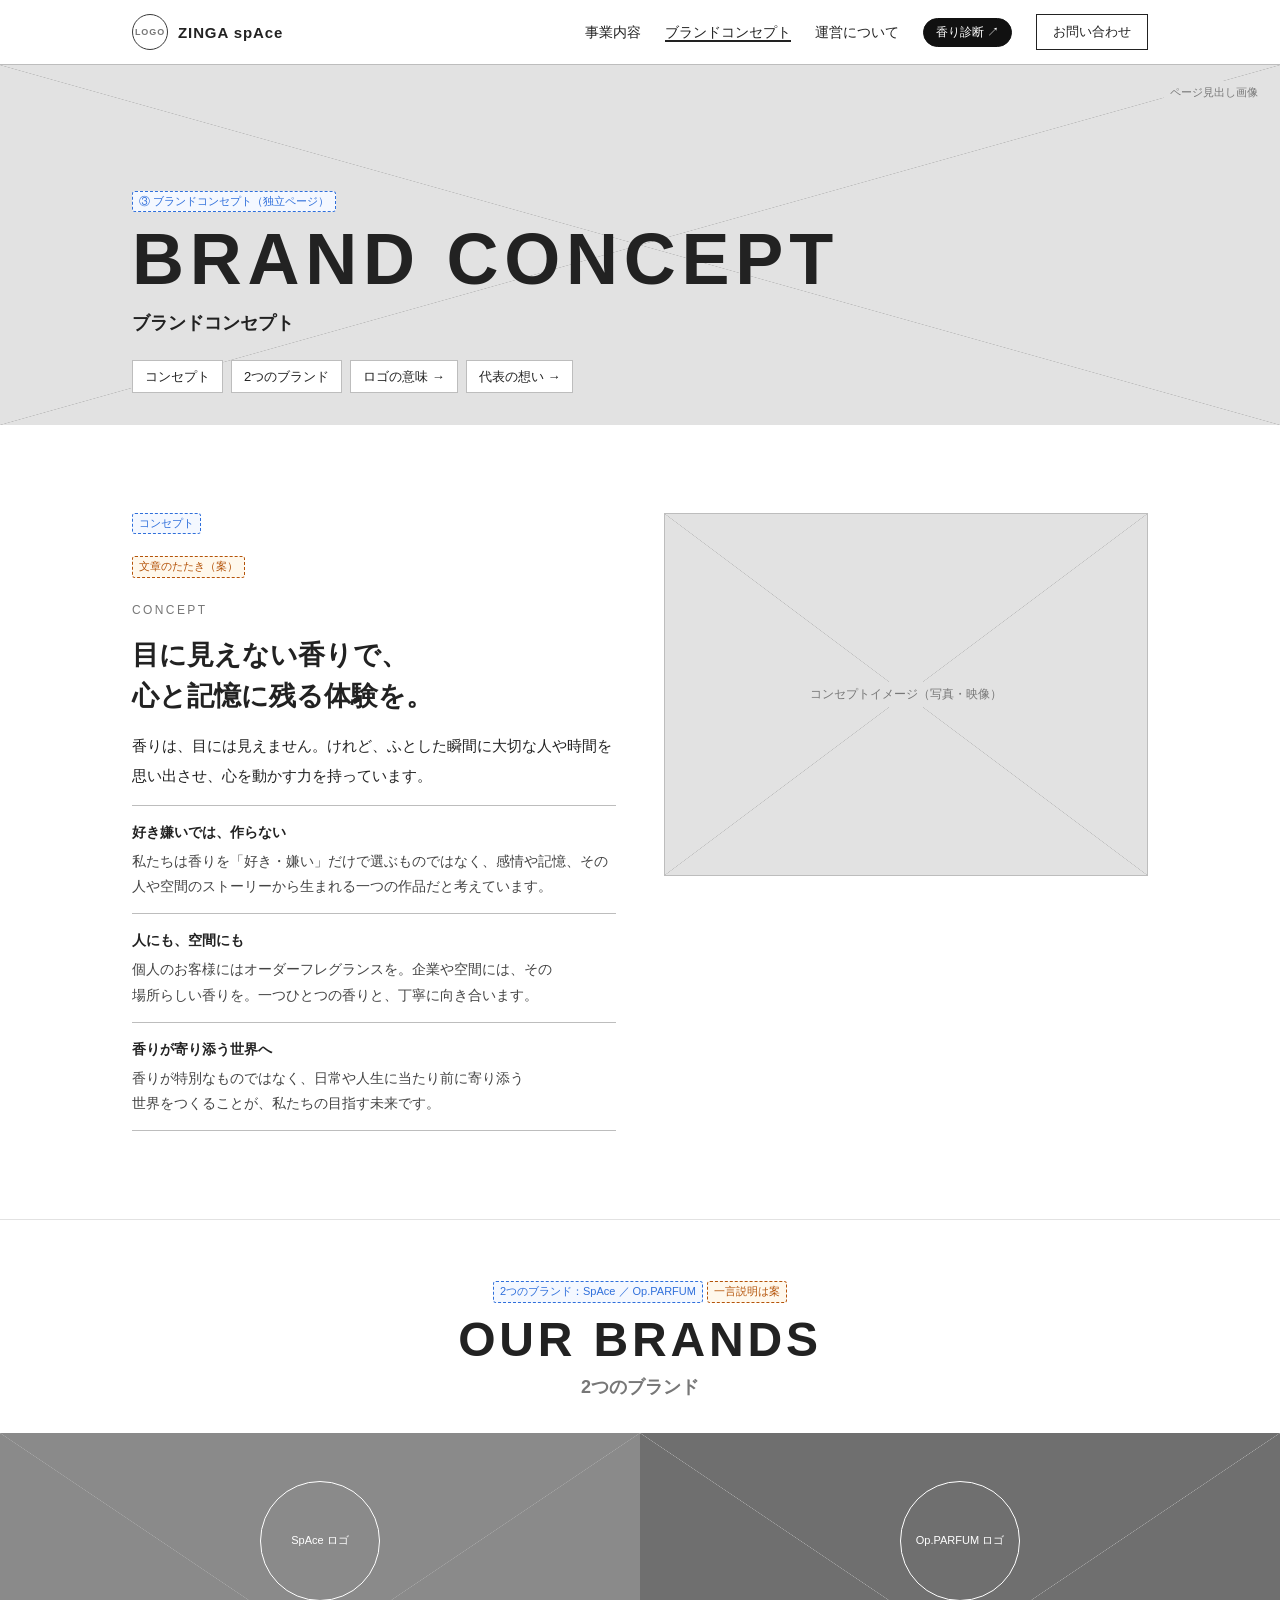
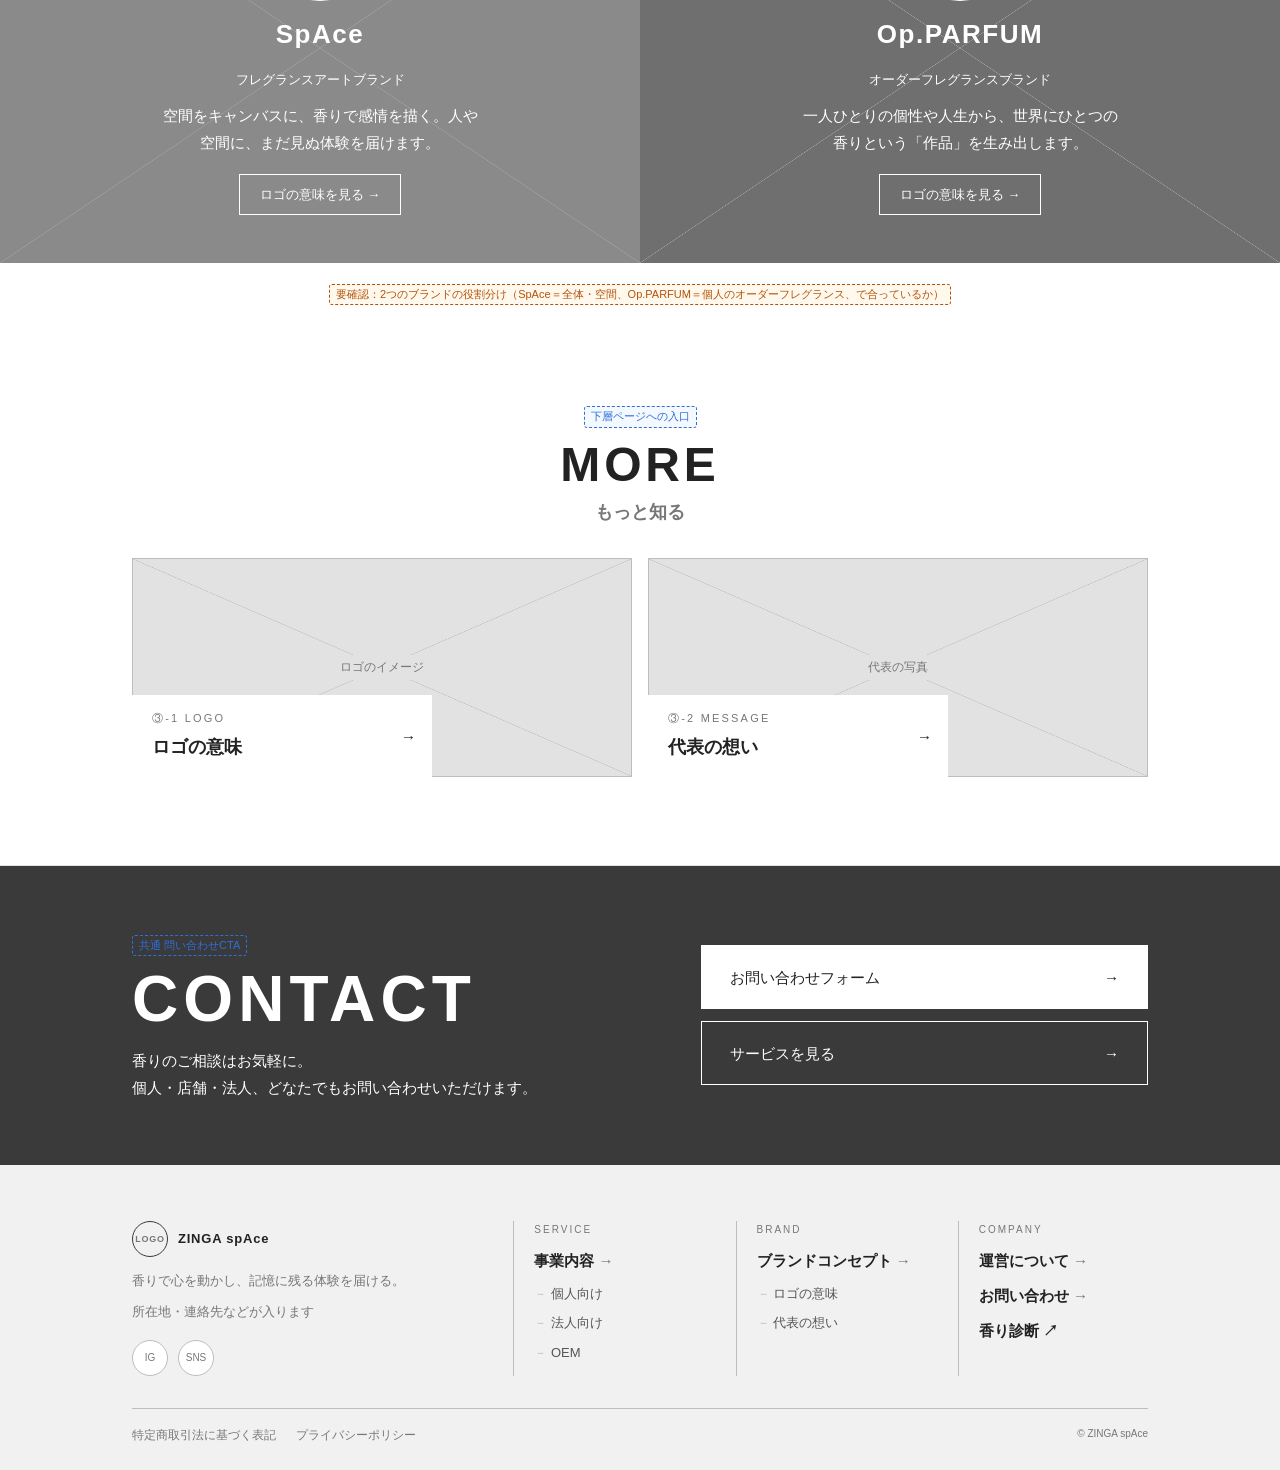
<file: zinga-space/concept.html>
<!doctype html>
<html lang="ja">
<head>
<meta charset="utf-8">
<meta name="viewport" content="width=device-width, initial-scale=1">
<title>ブランドコンセプト | ZINGA spAce（ワイヤーフレーム）</title>
<link rel="stylesheet" href="assets/wf.css">
</head>
<body data-page="concept">
<div id="wf-header"></div>

<main>
  <section class="page-head"><div class="container">
    <span class="note">③ ブランドコンセプト（独立ページ）</span>
    <p class="en">BRAND CONCEPT</p><h1>ブランドコンセプト</h1>
    <nav class="anchors"><a href="#concept">コンセプト</a><a href="#brands">2つのブランド</a><a href="concept-logo.html">ロゴの意味 →</a><a href="concept-message.html">代表の想い →</a></nav>
  </div></section>

  <section class="section" id="concept"><div class="container">
    <div class="split top">
      <div class="brand-block">
        <span class="note">コンセプト</span> <span class="note todo">文章のたたき（案）</span>
        <p class="en">CONCEPT</p>
        <h2>目に見えない香りで、<br>心と記憶に残る体験を。</h2>
        <p class="lead-txt">香りは、目には見えません。けれど、ふとした瞬間に大切な人や時間を思い出させ、心を動かす力を持っています。</p>
        <dl class="reasons">
          <div><dt>好き嫌いでは、作らない</dt><dd>私たちは香りを「好き・嫌い」だけで選ぶものではなく、感情や記憶、その人や空間のストーリーから生まれる一つの作品だと考えています。</dd></div>
          <div><dt>人にも、空間にも</dt><dd>個人のお客様にはオーダーフレグランスを。企業や空間には、その場所らしい香りを。一つひとつの香りと、丁寧に向き合います。</dd></div>
          <div><dt>香りが寄り添う世界へ</dt><dd>香りが特別なものではなく、日常や人生に当たり前に寄り添う世界をつくることが、私たちの目指す未来です。</dd></div>
        </dl>
      </div>
      <div class="ph r43"><span>コンセプトイメージ（写真・映像）</span></div>
    </div>
  </div></section>

  <!-- 2つのブランド：全幅のパネル -->
  <section id="brands">
    <div class="container" style="padding-top:56px;padding-bottom:32px">
      <div class="sec-head center" style="margin:0"><span class="note">2つのブランド：SpAce ／ Op.PARFUM</span> <span class="note todo">一言説明は案</span><p class="en">OUR BRANDS</p><h2>2つのブランド</h2></div>
    </div>
    <div class="panels">
      <a class="panel" href="concept-logo.html#space"><div class="inner">
        <div class="logo-ph">SpAce ロゴ</div><h3>SpAce</h3>
        <p style="font-size:13px">フレグランスアートブランド</p>
        <p>空間をキャンバスに、香りで感情を描く。人や空間に、まだ見ぬ体験を届けます。</p>
        <span class="go">ロゴの意味を見る →</span></div></a>
      <a class="panel" href="concept-logo.html#opparfum"><div class="inner">
        <div class="logo-ph">Op.PARFUM ロゴ</div><h3>Op.PARFUM</h3>
        <p style="font-size:13px">オーダーフレグランスブランド</p>
        <p>一人ひとりの個性や人生から、世界にひとつの香りという「作品」を生み出します。</p>
        <span class="go">ロゴの意味を見る →</span></div></a>
    </div>
    <div class="container"><p class="center" style="margin-top:16px"><span class="note todo">要確認：2つのブランドの役割分け（SpAce＝全体・空間、Op.PARFUM＝個人のオーダーフレグランス、で合っているか）</span></p></div>
  </section>

  <!-- 下層ページへの大きなリンク -->
  <section class="section"><div class="container">
    <div class="sec-head center"><span class="note">下層ページへの入口</span><p class="en">MORE</p><h2>もっと知る</h2></div>
    <div class="links2">
      <a class="link-banner" href="concept-logo.html"><div class="ph"><span>ロゴのイメージ</span></div><div class="cap"><small>③-1 LOGO</small><b>ロゴの意味</b></div></a>
      <a class="link-banner" href="concept-message.html"><div class="ph"><span>代表の写真</span></div><div class="cap"><small>③-2 MESSAGE</small><b>代表の想い</b></div></a>
    </div>
  </div></section>
</main>

<div id="wf-footer"></div>
<script src="assets/wf.js"></script>
</body>
</html>
</file>
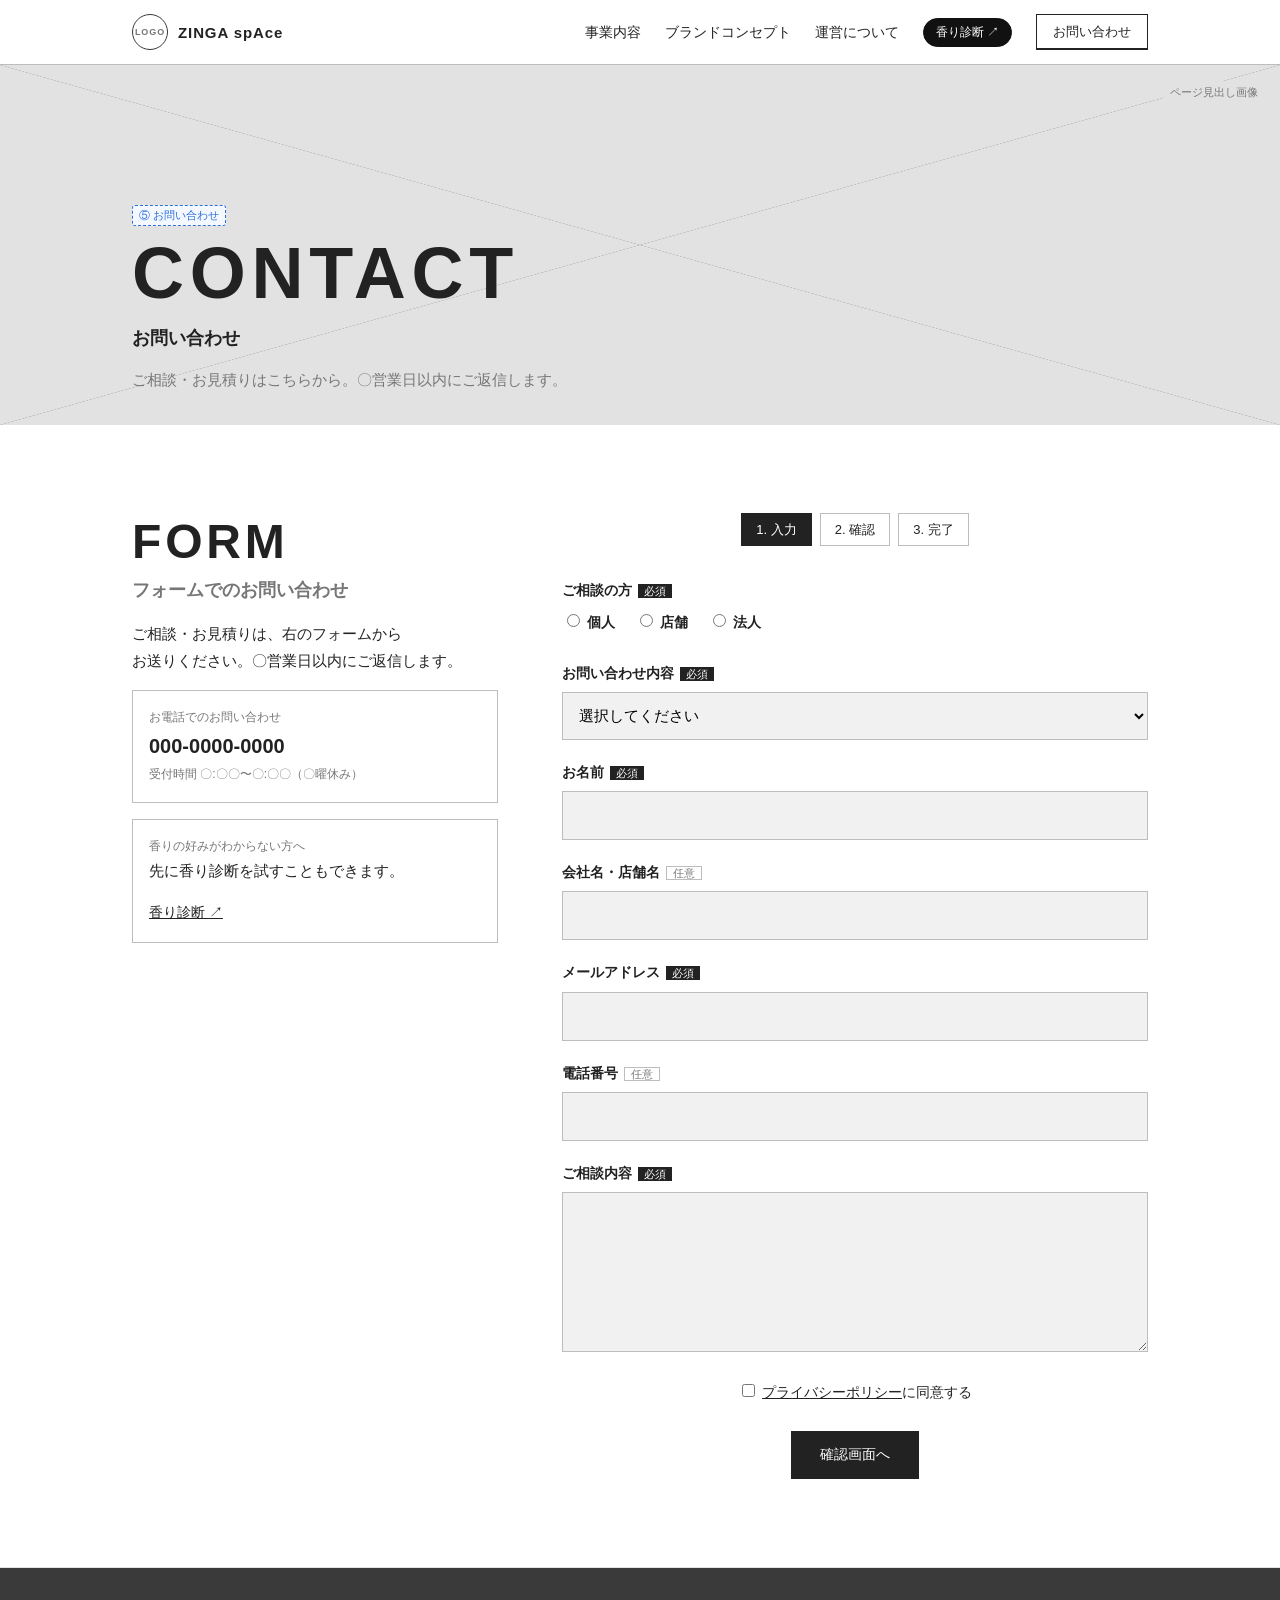
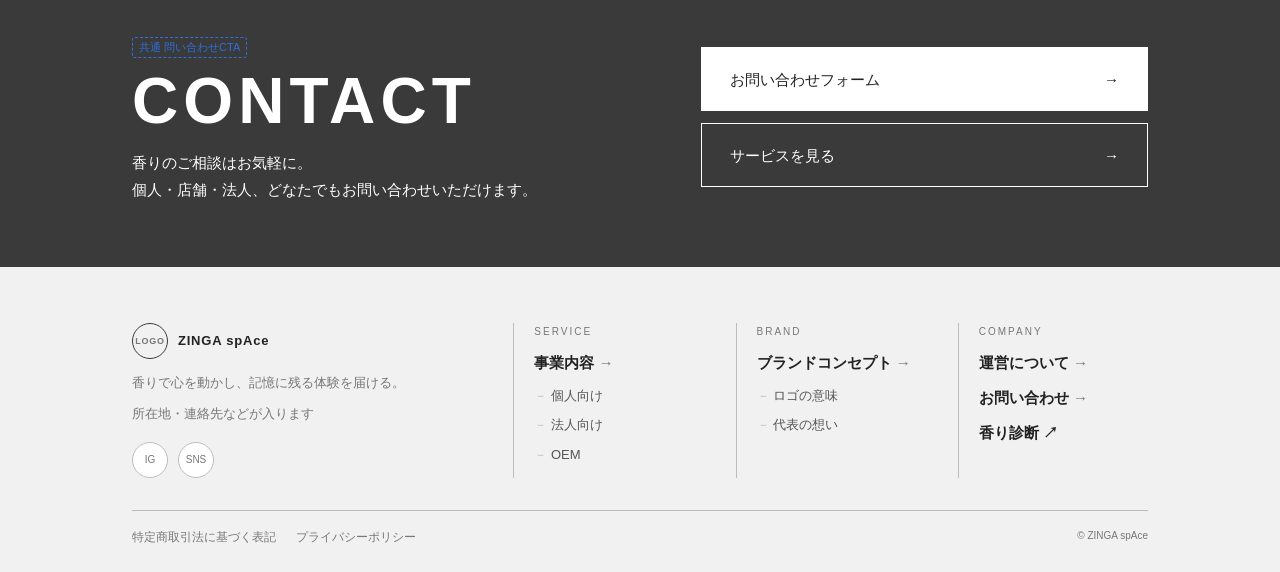
<file: zinga-space/contact.html>
<!doctype html>
<html lang="ja">
<head>
<meta charset="utf-8">
<meta name="viewport" content="width=device-width, initial-scale=1">
<title>お問い合わせ | ZINGA spAce（ワイヤーフレーム）</title>
<link rel="stylesheet" href="assets/wf.css">
</head>
<body data-page="contact">
<div id="wf-header"></div>

<main>
  <section class="page-head"><div class="container">
    <span class="note">⑤ お問い合わせ</span>
    <p class="en">CONTACT</p><h1>お問い合わせ</h1>
    <p style="margin-top:12px;color:var(--muted)">ご相談・お見積りはこちらから。〇営業日以内にご返信します。</p>
  </div></section>

  <section class="section"><div class="container contact2">
    <div class="info">
      <div class="sec-head left" style="margin:0"><p class="en">FORM</p><h2>フォームでのお問い合わせ</h2></div>
      <p>ご相談・お見積りは、右のフォームからお送りください。〇営業日以内にご返信します。</p>
      <div class="box"><p style="font-size:12px;color:var(--muted)">お電話でのお問い合わせ</p><p style="font-size:20px;font-weight:700">000-0000-0000</p><p style="font-size:12px;color:var(--muted)">受付時間 〇:〇〇〜〇:〇〇（〇曜休み）</p></div>
      <div class="box"><p style="font-size:12px;color:var(--muted)">香りの好みがわからない方へ</p><p>先に香り診断を試すこともできます。</p><a class="more" href="#diagnosis-external" target="_blank" rel="noopener">香り診断 ↗</a></div>
    </div>
    <div>
    <div class="steps"><span class="on">1. 入力</span><span>2. 確認</span><span>3. 完了</span></div>
    <form class="form" onsubmit="return false">
      <div class="field"><label>ご相談の方<span class="req">必須</span></label>
        <div class="choices"><label><input type="radio" name="t"> 個人</label><label><input type="radio" name="t"> 店舗</label><label><input type="radio" name="t"> 法人</label></div></div>
      <div class="field"><label>お問い合わせ内容<span class="req">必須</span></label>
        <select class="input"><option>選択してください</option><option>オーダーフレグランス</option><option>空間の香りプロデュース</option><option>OEM</option><option>取材・その他</option></select></div>
      <div class="field"><label>お名前<span class="req">必須</span></label><input class="input" type="text"></div>
      <div class="field"><label>会社名・店舗名<span class="opt">任意</span></label><input class="input" type="text"></div>
      <div class="field"><label>メールアドレス<span class="req">必須</span></label><input class="input" type="email"></div>
      <div class="field"><label>電話番号<span class="opt">任意</span></label><input class="input" type="tel"></div>
      <div class="field"><label>ご相談内容<span class="req">必須</span></label><textarea class="input"></textarea></div>
      <div class="field center"><label style="font-weight:400"><input type="checkbox"> <a href="privacy.html">プライバシーポリシー</a>に同意する</label></div>
      <div class="center"><button class="btn fill" type="submit">確認画面へ</button></div>
    </form>
    </div>
  </div></section>
</main>

<div id="wf-footer"></div>
<script src="assets/wf.js"></script>
</body>
</html>
</file>
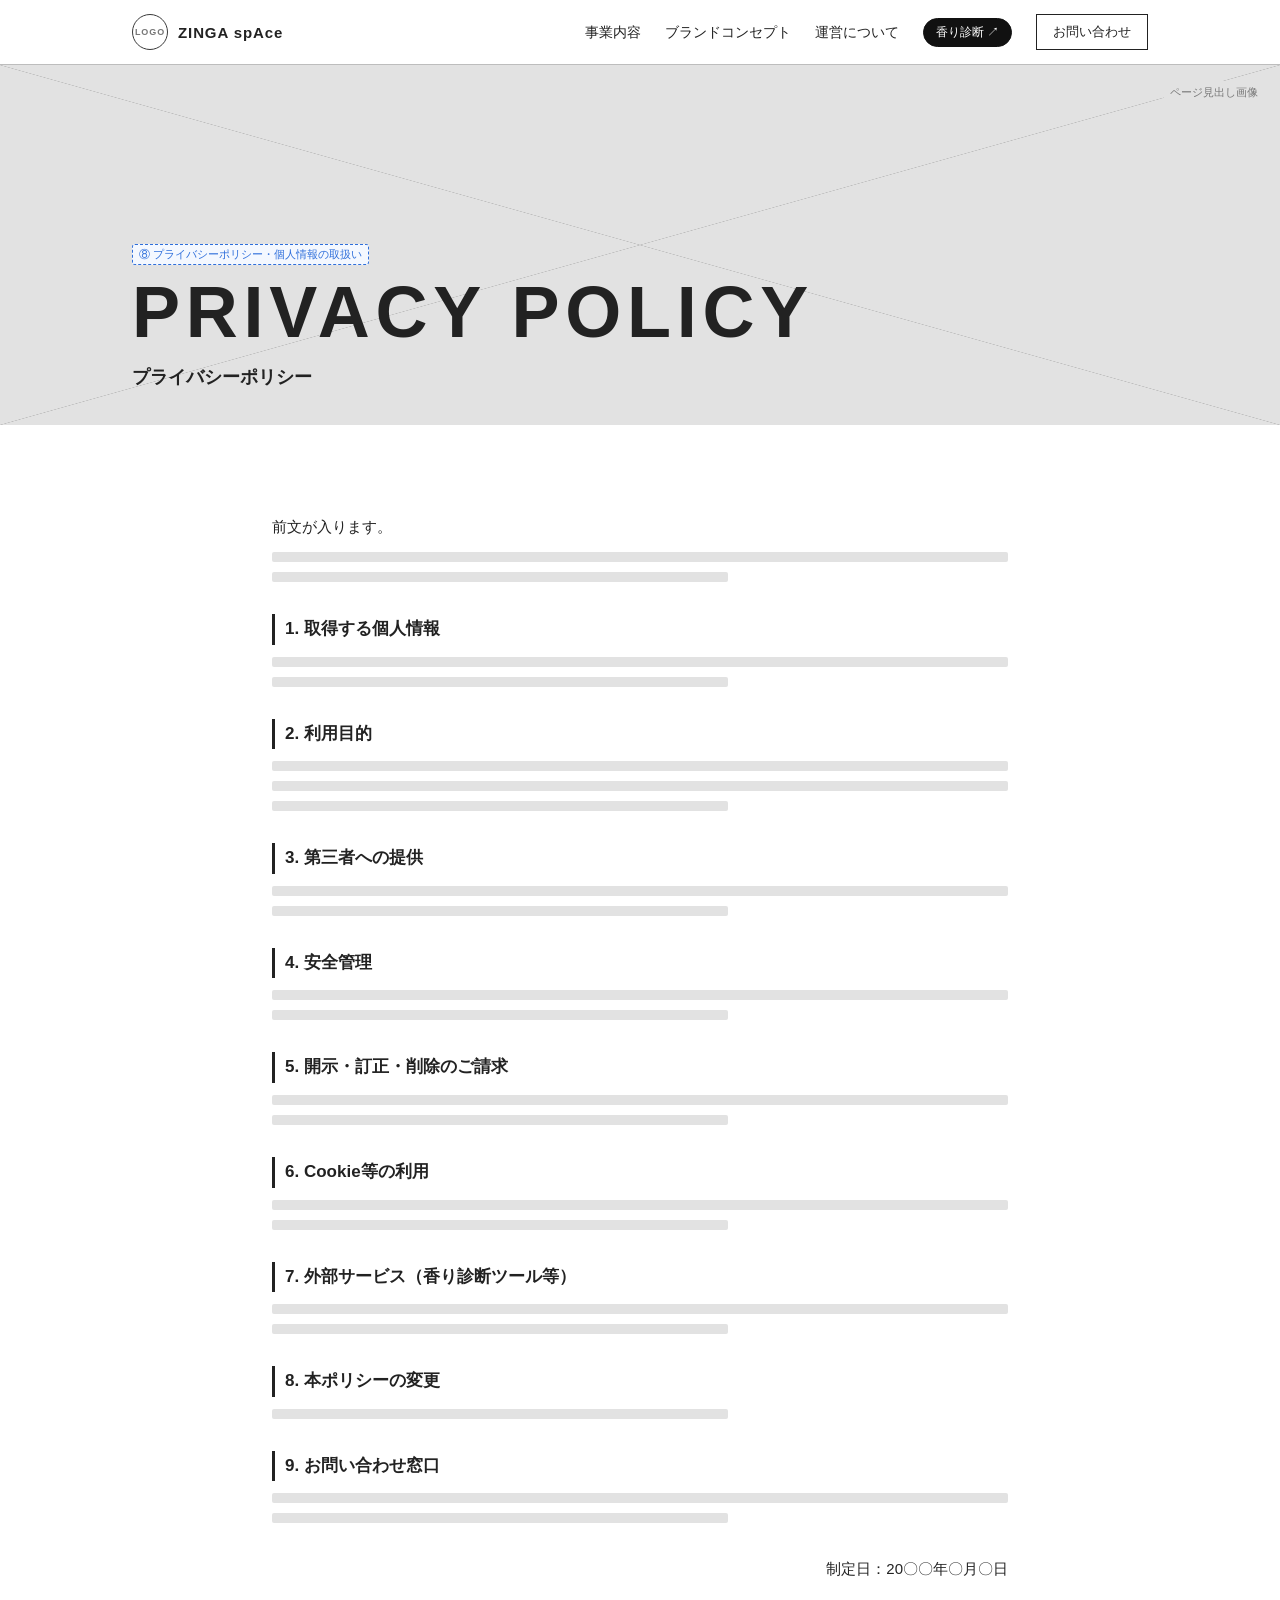
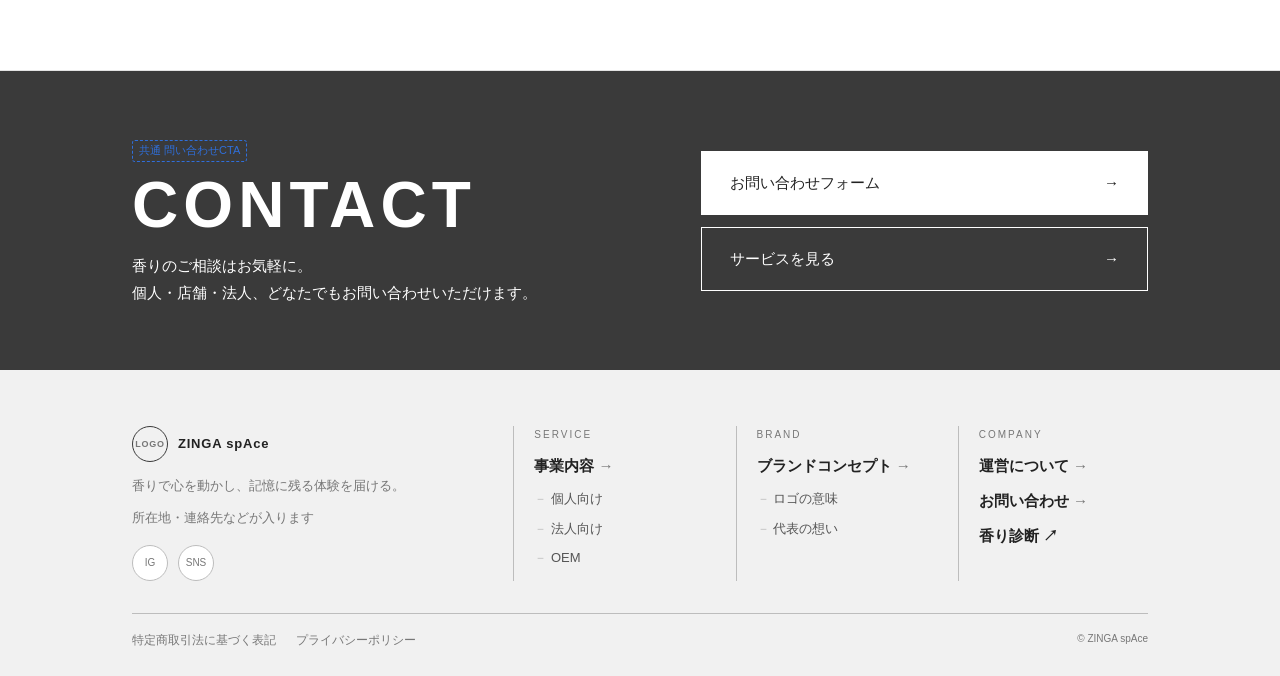
<file: zinga-space/privacy.html>
<!doctype html>
<html lang="ja">
<head>
<meta charset="utf-8">
<meta name="viewport" content="width=device-width, initial-scale=1">
<title>プライバシーポリシー | ZINGA spAce（ワイヤーフレーム）</title>
<link rel="stylesheet" href="assets/wf.css">
</head>
<body data-page="privacy">
<div id="wf-header"></div>

<main>
  <section class="page-head"><div class="container">
    <span class="note">⑧ プライバシーポリシー・個人情報の取扱い</span>
    <p class="en">PRIVACY POLICY</p><h1>プライバシーポリシー</h1>
  </div></section>
  <section class="section"><div class="container doc">
    <p>前文が入ります。</p><div class="lines"><i></i><i></i></div>
    <h2>1. 取得する個人情報</h2><div class="lines"><i></i><i></i></div>
    <h2>2. 利用目的</h2><div class="lines"><i></i><i></i><i></i></div>
    <h2>3. 第三者への提供</h2><div class="lines"><i></i><i></i></div>
    <h2>4. 安全管理</h2><div class="lines"><i></i><i></i></div>
    <h2>5. 開示・訂正・削除のご請求</h2><div class="lines"><i></i><i></i></div>
    <h2>6. Cookie等の利用</h2><div class="lines"><i></i><i></i></div>
    <h2>7. 外部サービス（香り診断ツール等）</h2><div class="lines"><i></i><i></i></div>
    <h2>8. 本ポリシーの変更</h2><div class="lines"><i></i></div>
    <h2>9. お問い合わせ窓口</h2><div class="lines"><i></i><i></i></div>
    <p style="margin-top:32px;text-align:right">制定日：20〇〇年〇月〇日</p>
  </div></section>
</main>

<div id="wf-footer"></div>
<script src="assets/wf.js"></script>
</body>
</html>
</file>
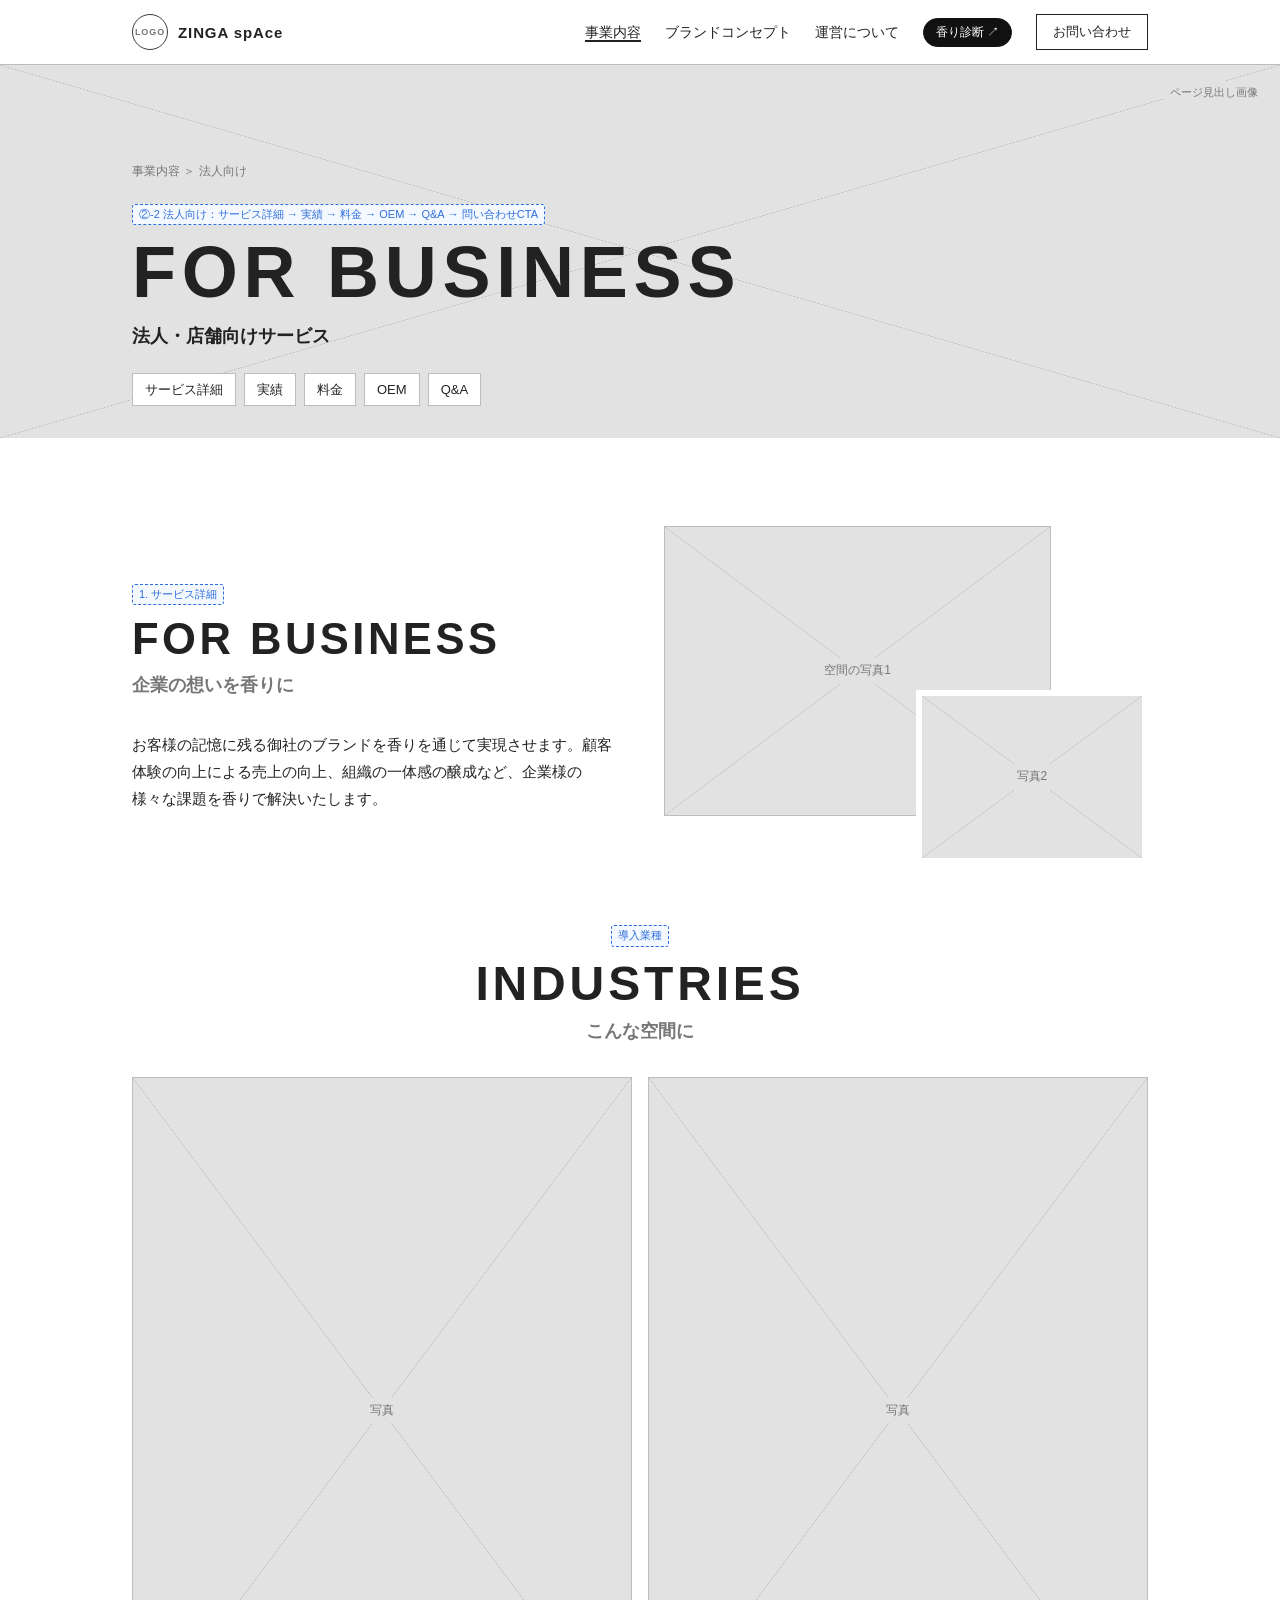
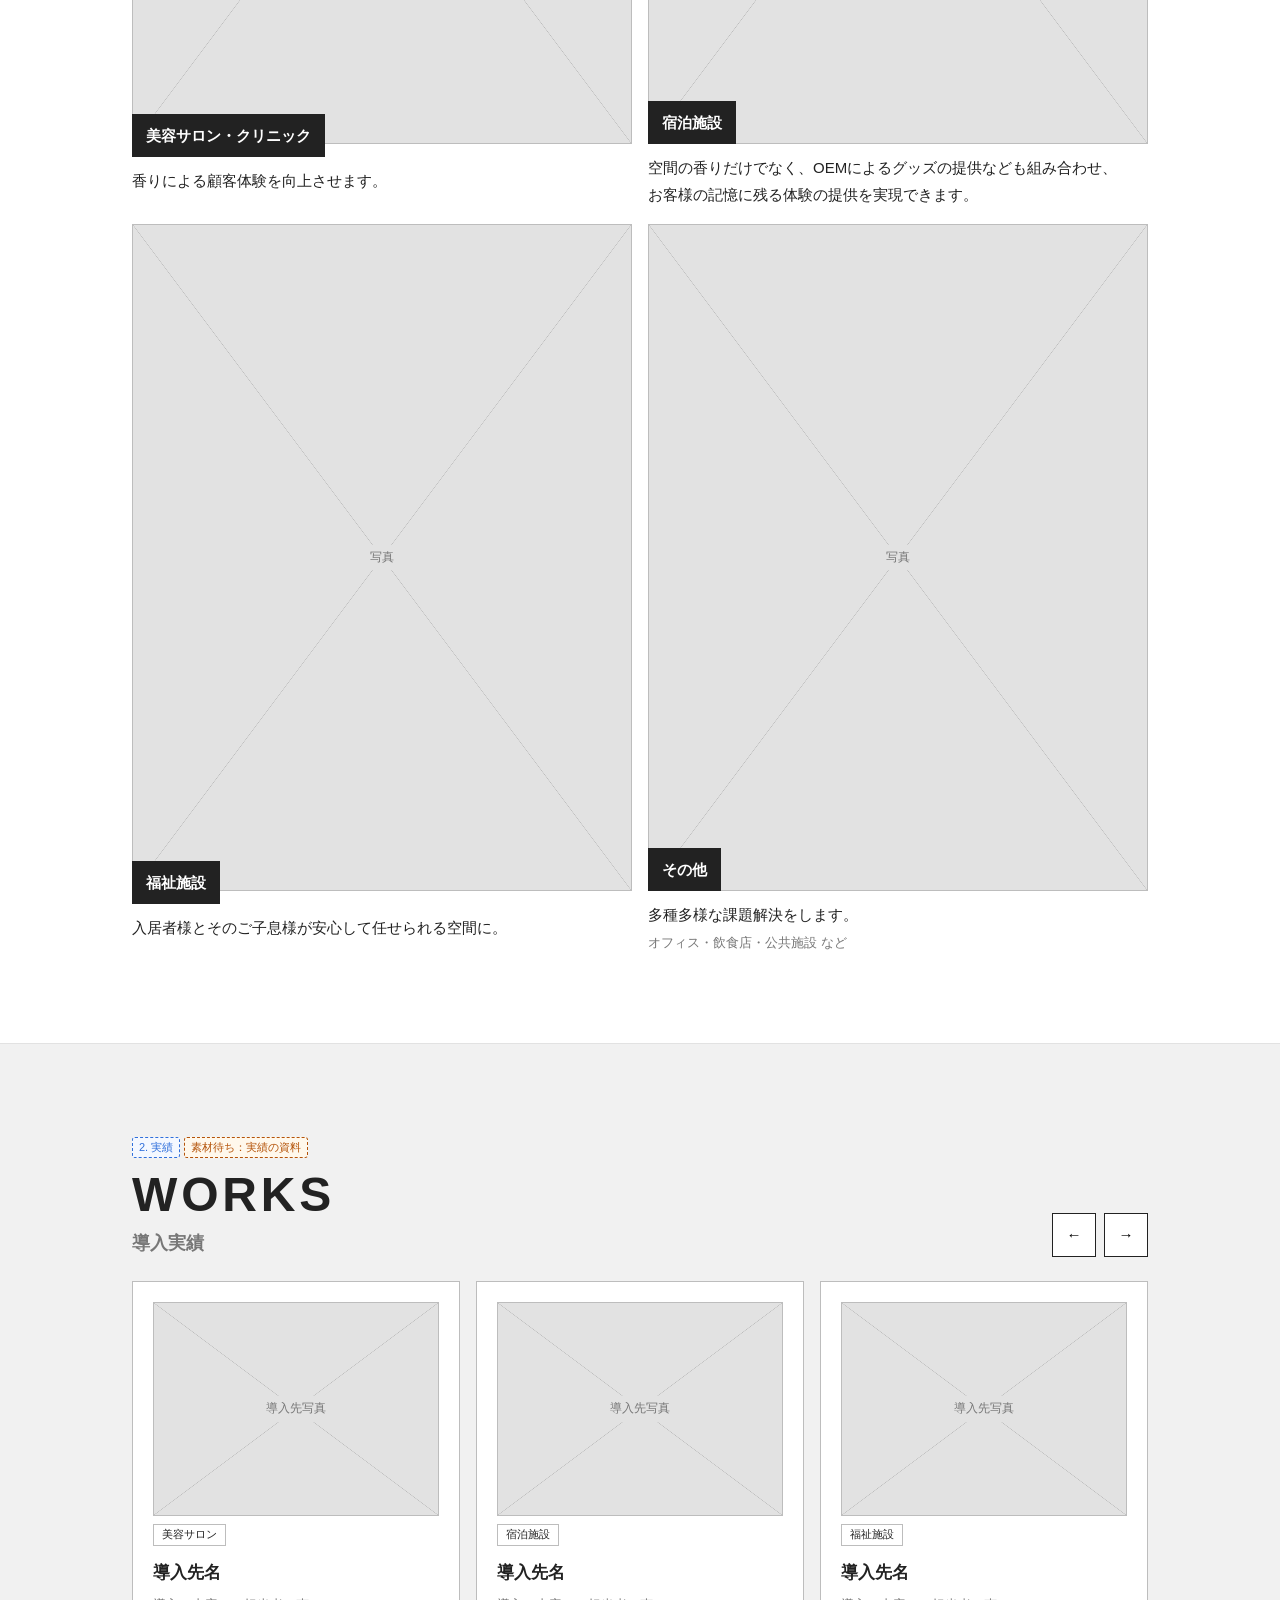
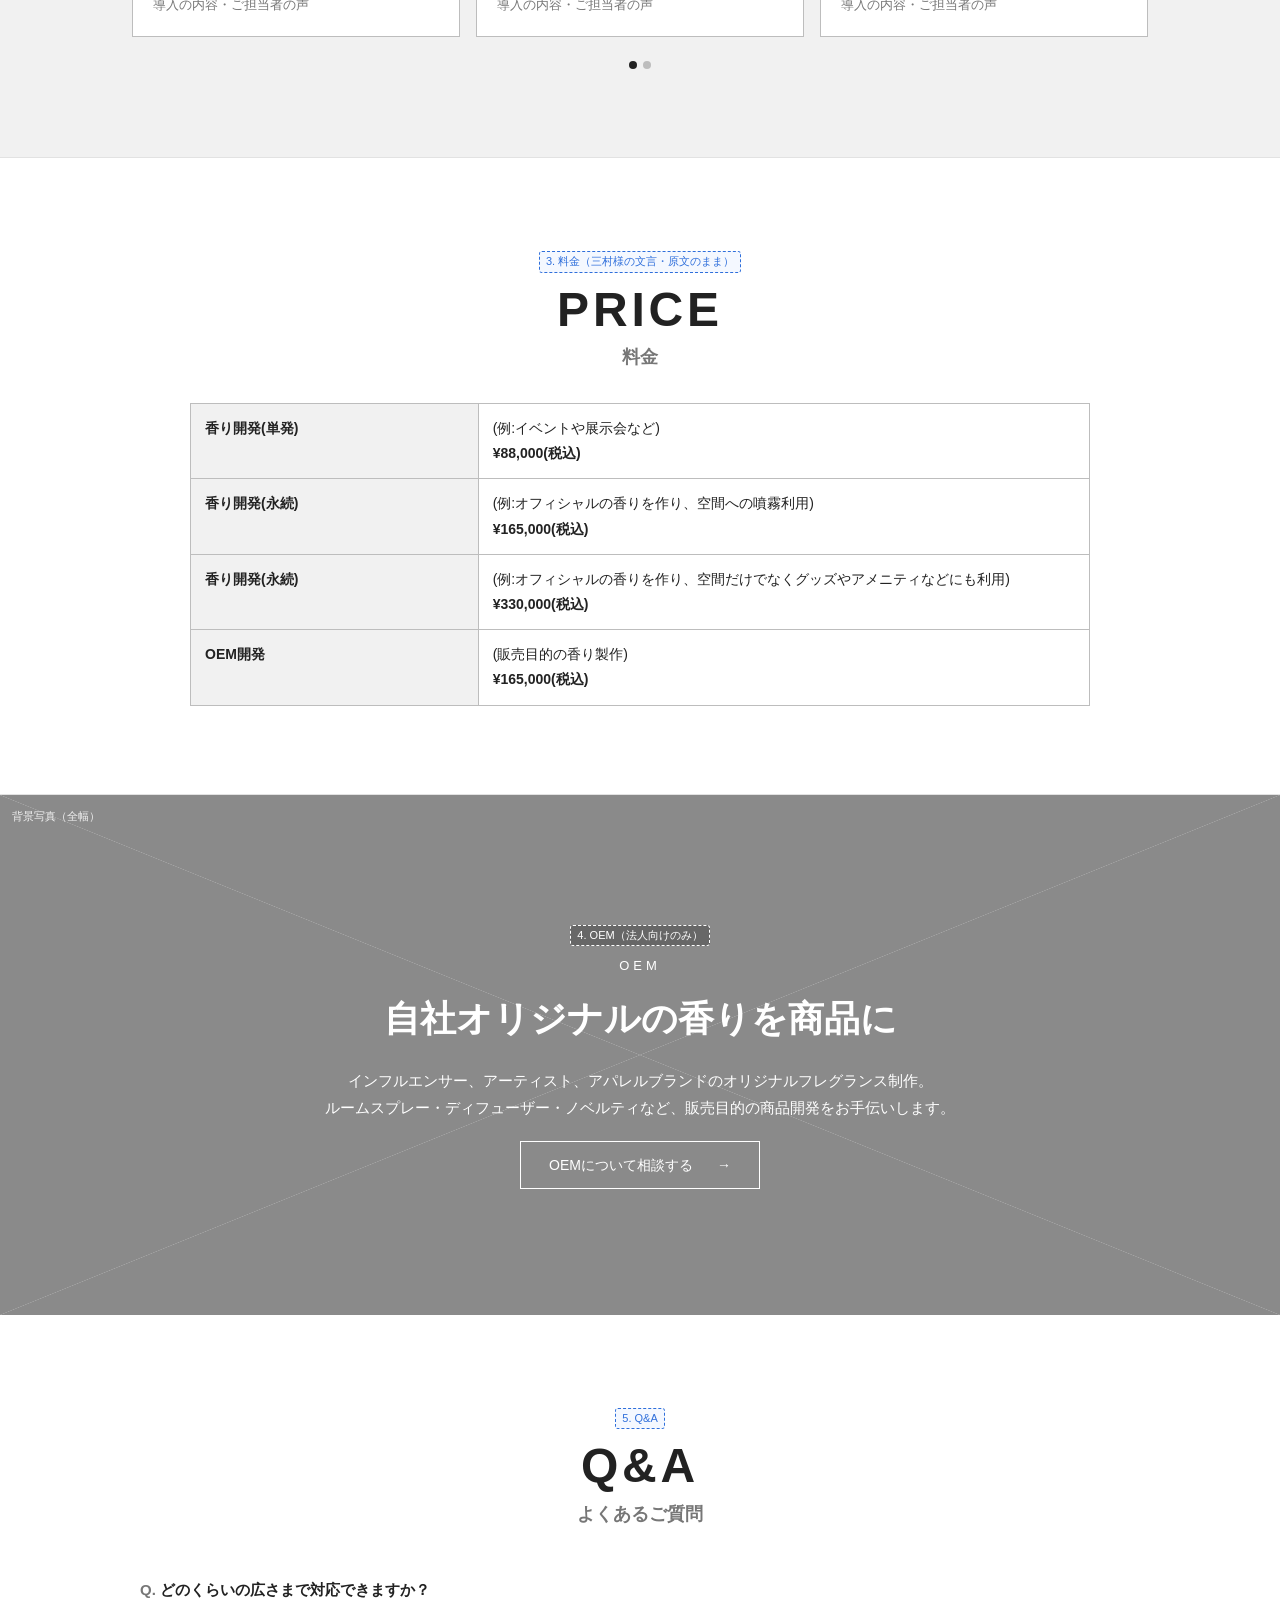
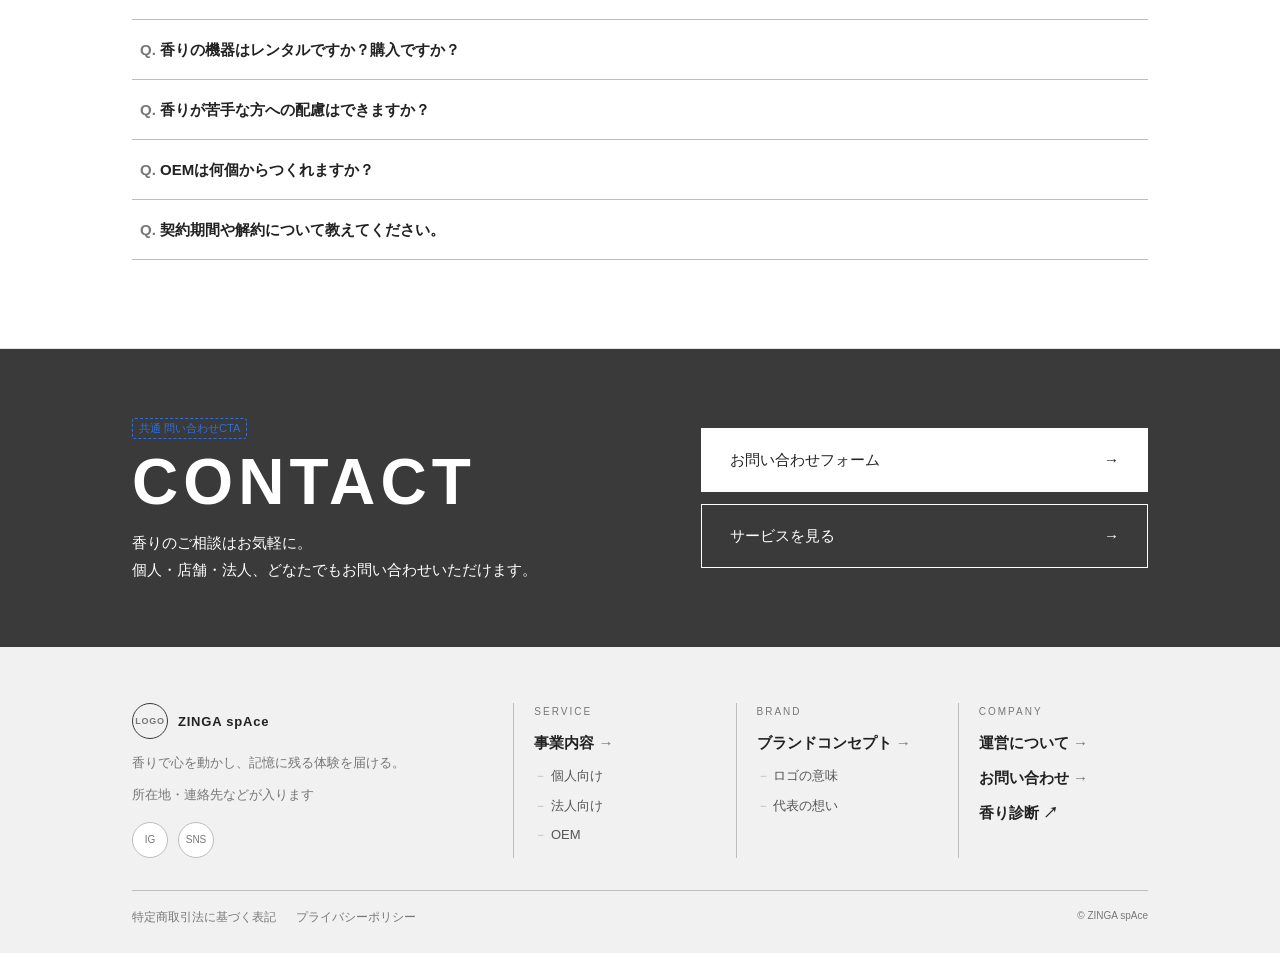
<file: zinga-space/service-business.html>
<!doctype html>
<html lang="ja">
<head>
<meta charset="utf-8">
<meta name="viewport" content="width=device-width, initial-scale=1">
<title>法人向けサービス | ZINGA spAce（ワイヤーフレーム）</title>
<link rel="stylesheet" href="assets/wf.css">
</head>
<body data-page="service">
<div id="wf-header"></div>

<main>
  <section class="page-head"><div class="container">
    <p class="crumb"><a href="service.html">事業内容</a> ＞ 法人向け</p>
    <span class="note">②-2 法人向け：サービス詳細 → 実績 → 料金 → OEM → Q&amp;A → 問い合わせCTA</span>
    <p class="en">FOR BUSINESS</p><h1>法人・店舗向けサービス</h1>
    <nav class="anchors"><a href="#produce">サービス詳細</a><a href="#works">実績</a><a href="#price">料金</a><a href="#oem">OEM</a><a href="#faq">Q&amp;A</a></nav>
  </div></section>

  <!-- 1. サービス詳細（空間の香りプロデュース＋導入業種） -->
  <section class="section" id="produce"><div class="container split">
    <div>
      <span class="note">1. サービス詳細</span>
      <div class="sec-head left"><p class="en">FOR BUSINESS</p><h2>企業の想いを香りに</h2></div>
      <p>お客様の記憶に残る御社のブランドを香りを通じて実現させます。顧客体験の向上による売上の向上、組織の一体感の醸成など、企業様の様々な課題を香りで解決いたします。</p>
    </div>
    <div class="overlap"><div class="ph r43"><span>空間の写真1</span></div><div class="ph r43"><span>写真2</span></div></div>
  </div>
  <div class="container" id="industries" style="margin-top:56px">
    <div class="sec-head center"><span class="note">導入業種</span><p class="en">INDUSTRIES</p><h2>こんな空間に</h2></div>
    <div class="tiles">
      <div class="tile"><div class="img"><div class="ph"><span>写真</span></div><b>美容サロン・クリニック</b></div><p>香りによる顧客体験を向上させます。</p></div>
      <div class="tile"><div class="img"><div class="ph"><span>写真</span></div><b>宿泊施設</b></div><p>空間の香りだけでなく、OEMによるグッズの提供なども組み合わせ、お客様の記憶に残る体験の提供を実現できます。</p></div>
      <div class="tile"><div class="img"><div class="ph"><span>写真</span></div><b>福祉施設</b></div><p>入居者様とそのご子息様が安心して任せられる空間に。</p></div>
      <div class="tile"><div class="img"><div class="ph"><span>写真</span></div><b>その他</b></div><p>多種多様な課題解決をします。<br><span style="font-size:13px;color:var(--muted)">オフィス・飲食店・公共施設 など</span></p></div>
    </div></div>
  </div></section>

  <!-- 2. 実績 -->
  <section class="section gray" id="works"><div class="container">
    <div class="slider-head">
      <div class="sec-head left"><span class="note">2. 実績</span> <span class="note todo">素材待ち：実績の資料</span><p class="en">WORKS</p><h2>導入実績</h2></div>
      <div class="arrows"><button type="button" aria-label="前へ">←</button><button type="button" aria-label="次へ">→</button></div>
    </div>
    <div class="slider">
        <div class="card"><div class="ph r43"><span>導入先写真</span></div><span class="tag">美容サロン</span><h3>導入先名</h3><p style="font-size:13px;color:var(--muted)">導入の内容・ご担当者の声</p></div>
        <div class="card"><div class="ph r43"><span>導入先写真</span></div><span class="tag">宿泊施設</span><h3>導入先名</h3><p style="font-size:13px;color:var(--muted)">導入の内容・ご担当者の声</p></div>
        <div class="card"><div class="ph r43"><span>導入先写真</span></div><span class="tag">福祉施設</span><h3>導入先名</h3><p style="font-size:13px;color:var(--muted)">導入の内容・ご担当者の声</p></div>
        <div class="card"><div class="ph r43"><span>導入先写真</span></div><span class="tag">オフィス</span><h3>導入先名</h3><p style="font-size:13px;color:var(--muted)">導入の内容・ご担当者の声</p></div>
    </div>
    <div class="slider-dots" aria-hidden="true"><i class="on"></i><i></i></div>
  </div></section>

  <!-- 3. 料金 -->
  <section class="section" id="price"><div class="container">
    <div class="sec-head center"><span class="note">3. 料金（三村様の文言・原文のまま）</span><p class="en">PRICE</p><h2>料金</h2></div>
    <table class="tbl stack" style="max-width:900px;margin:0 auto">
      <tr><th>香り開発(単発)</th><td>(例:イベントや展示会など)<br><b>¥88,000(税込)</b></td></tr>
      <tr><th>香り開発(永続)</th><td>(例:オフィシャルの香りを作り、空間への噴霧利用)<br><b>¥165,000(税込)</b></td></tr>
      <tr><th>香り開発(永続)</th><td>(例:オフィシャルの香りを作り、空間だけでなくグッズやアメニティなどにも利用)<br><b>¥330,000(税込)</b></td></tr>
      <tr><th>OEM開発</th><td>(販売目的の香り製作)<br><b>¥165,000(税込)</b></td></tr>
    </table>
  </div></section>

  <!-- 4. OEM（法人向けのみ）：全幅の帯 -->
  <section class="band" id="oem">
    <div style="max-width:640px">
      <span class="note">4. OEM（法人向けのみ）</span>
      <p class="en">OEM</p>
      <h2>自社オリジナルの香りを商品に</h2>
      <p>インフルエンサー、アーティスト、アパレルブランドのオリジナルフレグランス制作。ルームスプレー・ディフューザー・ノベルティなど、販売目的の商品開発をお手伝いします。</p>
      <a class="btn arrow" href="contact.html" style="margin-top:20px">OEMについて相談する</a>
    </div>
  </section>

  <!-- 5. Q&A -->
  <section class="section" id="faq"><div class="container">
    <div class="sec-head center"><span class="note">5. Q&amp;A</span><p class="en">Q&amp;A</p><h2>よくあるご質問</h2></div>
    <div class="faq">
      <details><summary>どのくらいの広さまで対応できますか？</summary><div class="a">回答が入ります。</div></details>
      <details><summary>香りの機器はレンタルですか？購入ですか？</summary><div class="a">回答が入ります。</div></details>
      <details><summary>香りが苦手な方への配慮はできますか？</summary><div class="a">回答が入ります。（福祉施設・クリニック向け）</div></details>
      <details><summary>OEMは何個からつくれますか？</summary><div class="a">回答が入ります。</div></details>
      <details><summary>契約期間や解約について教えてください。</summary><div class="a">回答が入ります。</div></details>
    </div>
  </div></section>
  <!-- 6. 問い合わせCTA は共通フッター上の帯 -->
</main>

<div id="wf-footer"></div>
<script src="assets/wf.js"></script>
</body>
</html>
</file>
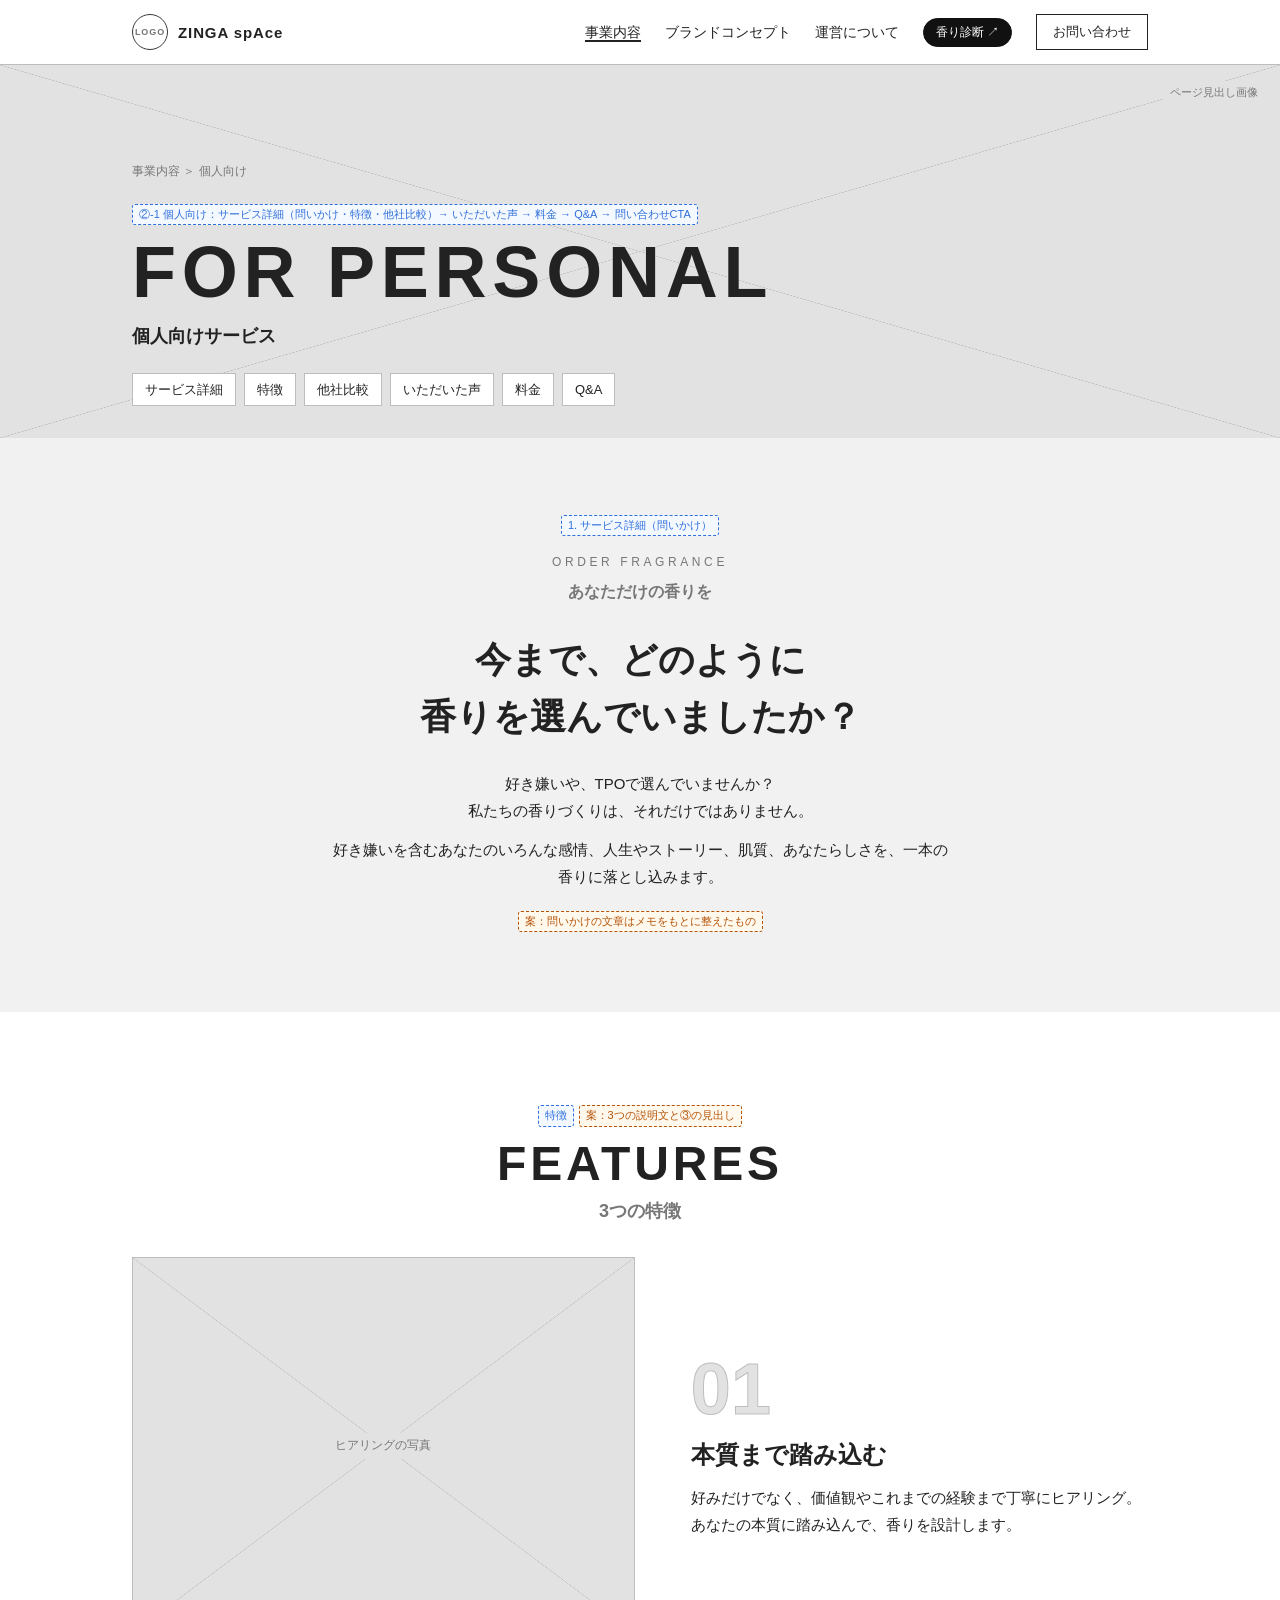
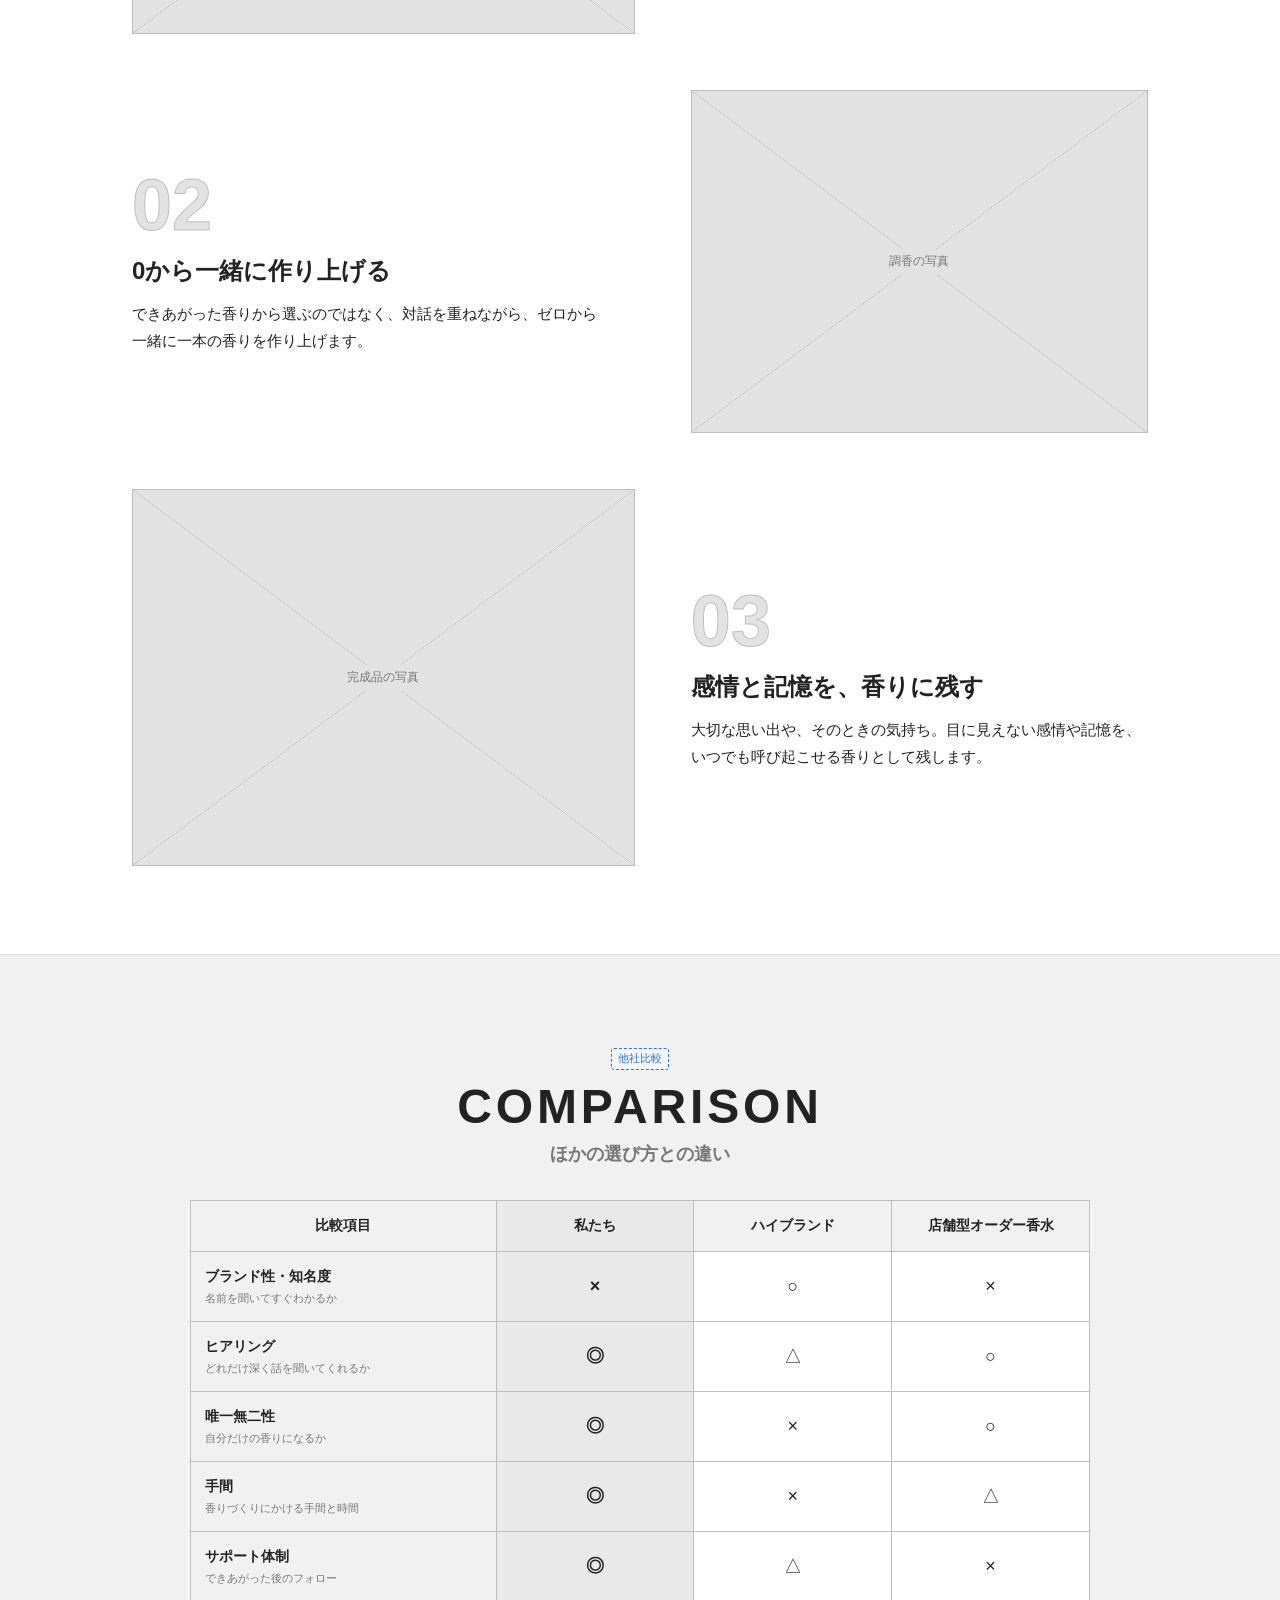
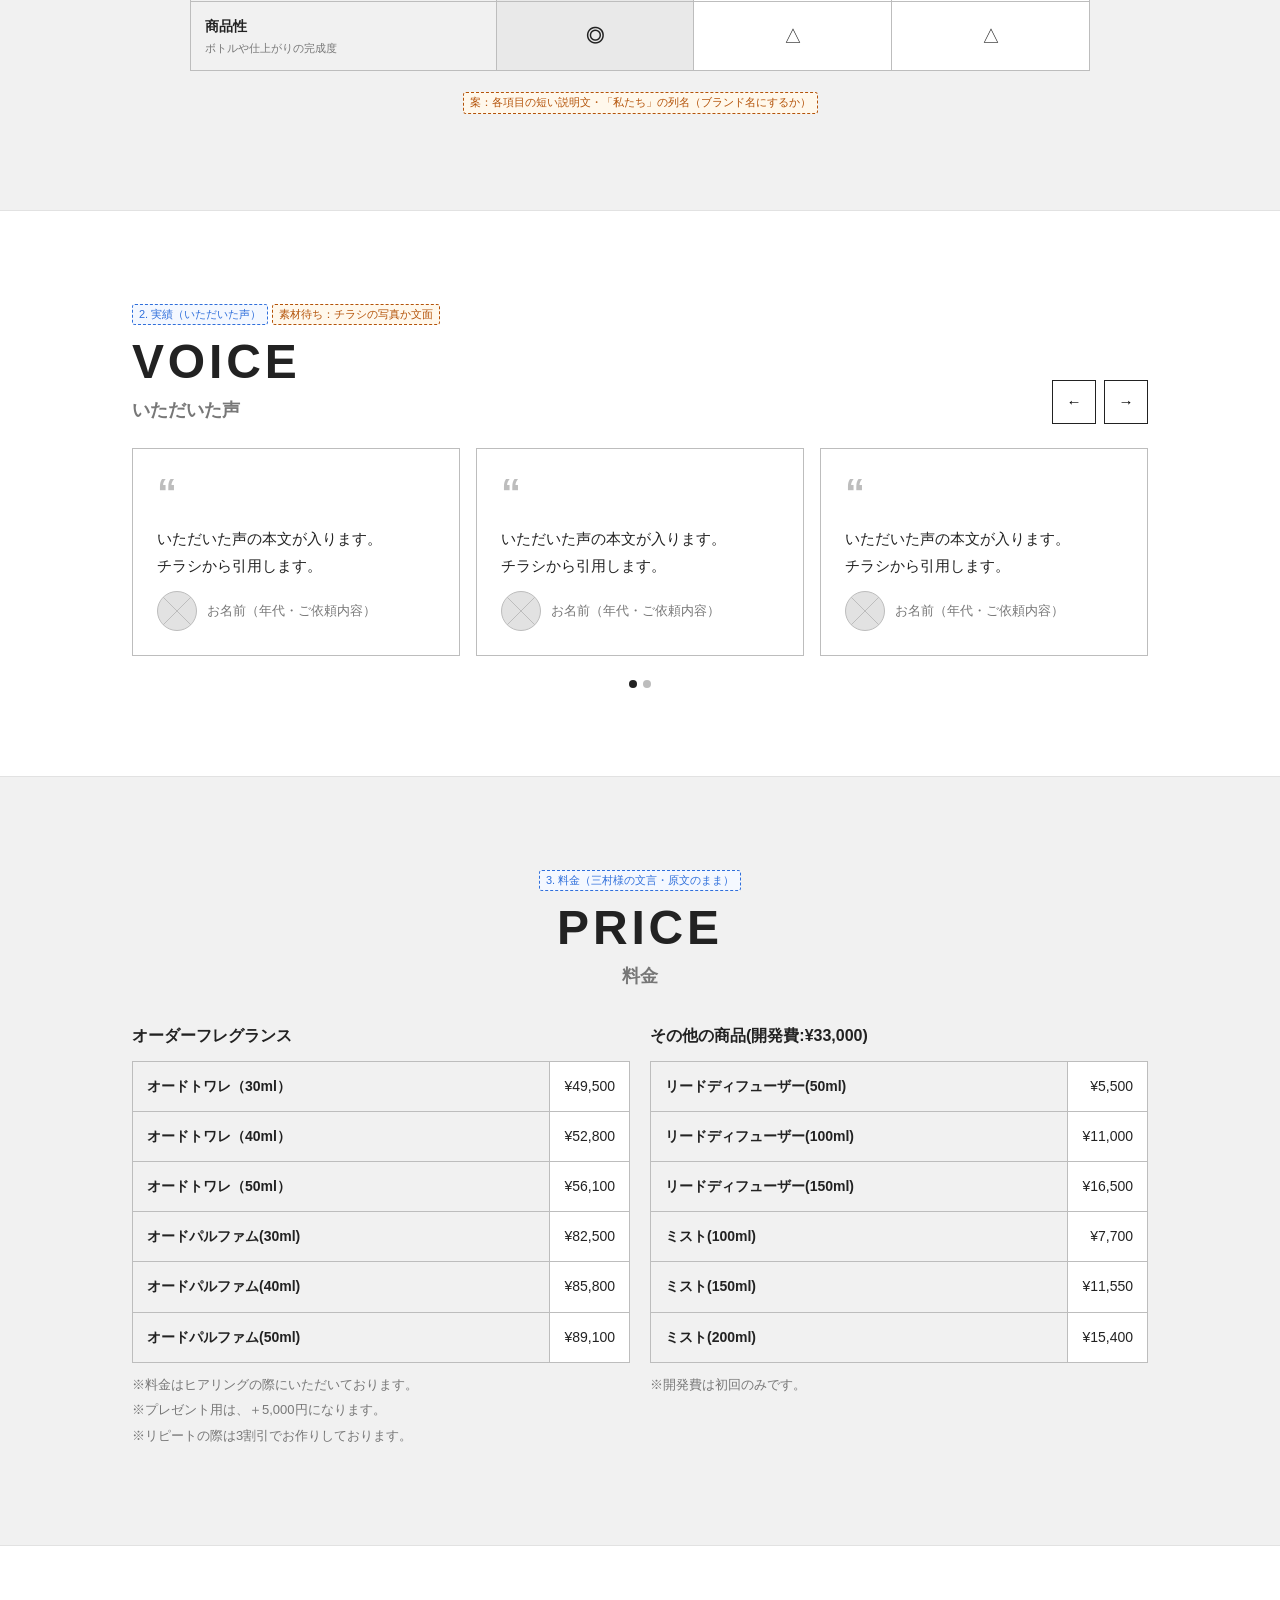
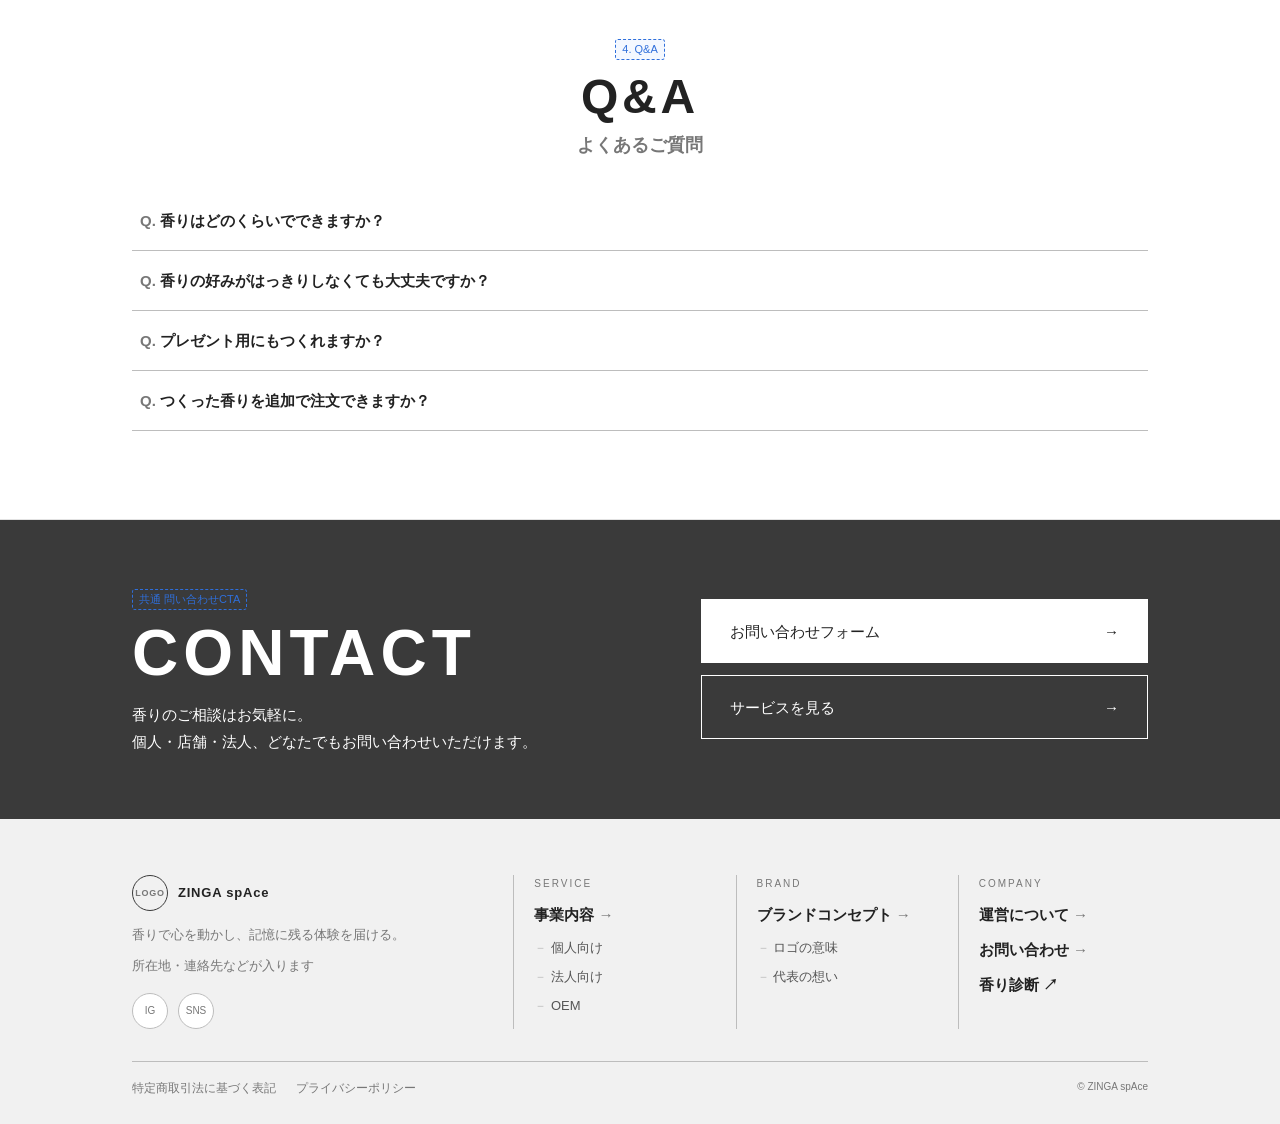
<file: zinga-space/service-personal.html>
<!doctype html>
<html lang="ja">
<head>
<meta charset="utf-8">
<meta name="viewport" content="width=device-width, initial-scale=1">
<title>個人向けサービス | ZINGA spAce（ワイヤーフレーム）</title>
<link rel="stylesheet" href="assets/wf.css">
</head>
<body data-page="service">
<div id="wf-header"></div>

<main>
  <section class="page-head"><div class="container">
    <p class="crumb"><a href="service.html">事業内容</a> ＞ 個人向け</p>
    <span class="note">②-1 個人向け：サービス詳細（問いかけ・特徴・他社比較）→ いただいた声 → 料金 → Q&amp;A → 問い合わせCTA</span>
    <p class="en">FOR PERSONAL</p><h1>個人向けサービス</h1>
    <nav class="anchors"><a href="#perfume">サービス詳細</a><a href="#features">特徴</a><a href="#compare">他社比較</a><a href="#works">いただいた声</a><a href="#price">料金</a><a href="#faq">Q&amp;A</a></nav>
  </div></section>

  <!-- 1. サービス詳細：大きな問いかけ -->
  <section class="question" id="perfume"><div class="container">
    <span class="note">1. サービス詳細（問いかけ）</span>
    <p class="en" style="font-size:12px;letter-spacing:.3em;color:var(--muted);margin-top:8px">ORDER FRAGRANCE</p>
    <h2 style="font-size:16px;color:var(--muted);margin:4px 0 24px">あなただけの香りを</h2>
    <p class="q">今まで、どのように<br>香りを選んでいましたか？</p>
    <div class="a">
      <p>好き嫌いや、TPOで選んでいませんか？<br>私たちの香りづくりは、それだけではありません。</p>
      <p>好き嫌いを含むあなたのいろんな感情、人生やストーリー、肌質、あなたらしさを、一本の香りに落とし込みます。</p>
    </div>
    <p style="margin-top:16px"><span class="note todo">案：問いかけの文章はメモをもとに整えたもの</span></p>
  </div></section>

  <!-- 特徴：左右交互 -->
  <section class="section" id="features"><div class="container">
    <div class="sec-head center"><span class="note">特徴</span> <span class="note todo">案：3つの説明文と③の見出し</span><p class="en">FEATURES</p><h2>3つの特徴</h2></div>
    <div class="zz">
      <div class="zz-row"><div class="zz-img ph r43"><span>ヒアリングの写真</span></div>
        <div><p class="zz-num">01</p><h3>本質まで踏み込む</h3><p>好みだけでなく、価値観やこれまでの経験まで丁寧にヒアリング。あなたの本質に踏み込んで、香りを設計します。</p></div></div>
      <div class="zz-row"><div class="zz-img ph r43"><span>調香の写真</span></div>
        <div><p class="zz-num">02</p><h3>0から一緒に作り上げる</h3><p>できあがった香りから選ぶのではなく、対話を重ねながら、ゼロから一緒に一本の香りを作り上げます。</p></div></div>
      <div class="zz-row"><div class="zz-img ph r43"><span>完成品の写真</span></div>
        <div><p class="zz-num">03</p><h3>感情と記憶を、香りに残す</h3><p>大切な思い出や、そのときの気持ち。目に見えない感情や記憶を、いつでも呼び起こせる香りとして残します。</p></div></div>
    </div>
  </div></section>

  <!-- 他社比較 -->
  <section class="section gray" id="compare"><div class="container">
    <div class="sec-head center"><span class="note">他社比較</span><p class="en">COMPARISON</p><h2>ほかの選び方との違い</h2></div>
    <div class="tbl-scroll">
      <table class="tbl compare">
        <thead><tr><th scope="col">比較項目</th><th scope="col" class="us">私たち</th><th scope="col">ハイブランド</th><th scope="col">店舗型オーダー香水</th></tr></thead>
        <tbody>
          <tr><th scope="row">ブランド性・知名度<small>名前を聞いてすぐわかるか</small></th><td class="us">×</td><td>○</td><td>×</td></tr>
          <tr><th scope="row">ヒアリング<small>どれだけ深く話を聞いてくれるか</small></th><td class="us">◎</td><td>△</td><td>○</td></tr>
          <tr><th scope="row">唯一無二性<small>自分だけの香りになるか</small></th><td class="us">◎</td><td>×</td><td>○</td></tr>
          <tr><th scope="row">手間<small>香りづくりにかける手間と時間</small></th><td class="us">◎</td><td>×</td><td>△</td></tr>
          <tr><th scope="row">サポート体制<small>できあがった後のフォロー</small></th><td class="us">◎</td><td>△</td><td>×</td></tr>
          <tr><th scope="row">商品性<small>ボトルや仕上がりの完成度</small></th><td class="us">◎</td><td>△</td><td>△</td></tr>
        </tbody>
      </table>
    </div>
    <p class="center" style="margin-top:16px"><span class="note todo">案：各項目の短い説明文・「私たち」の列名（ブランド名にするか）</span></p>
  </div></section>

  <!-- 2. 実績 -->
  <section class="section" id="works"><div class="container">
    <div class="slider-head">
      <div class="sec-head left"><span class="note">2. 実績（いただいた声）</span> <span class="note todo">素材待ち：チラシの写真か文面</span><p class="en">VOICE</p><h2>いただいた声</h2></div>
      <div class="arrows"><button type="button" aria-label="前へ">←</button><button type="button" aria-label="次へ">→</button></div>
    </div>
    <div class="slider">
        <div class="voice"><p class="qm">“</p><p>いただいた声の本文が入ります。チラシから引用します。</p><div class="who"><div class="ph"><span>写真</span></div><span>お名前（年代・ご依頼内容）</span></div></div>
        <div class="voice"><p class="qm">“</p><p>いただいた声の本文が入ります。チラシから引用します。</p><div class="who"><div class="ph"><span>写真</span></div><span>お名前（年代・ご依頼内容）</span></div></div>
        <div class="voice"><p class="qm">“</p><p>いただいた声の本文が入ります。チラシから引用します。</p><div class="who"><div class="ph"><span>写真</span></div><span>お名前（年代・ご依頼内容）</span></div></div>
        <div class="voice"><p class="qm">“</p><p>いただいた声の本文が入ります。チラシから引用します。</p><div class="who"><div class="ph"><span>写真</span></div><span>お名前（年代・ご依頼内容）</span></div></div>
    </div>
    <div class="slider-dots" aria-hidden="true"><i class="on"></i><i></i></div>
  </div></section>

  <!-- 3. 料金 -->
  <section class="section gray" id="price"><div class="container">
    <div class="sec-head center"><span class="note">3. 料金（三村様の文言・原文のまま）</span><p class="en">PRICE</p><h2>料金</h2></div>
    <div class="grid g2">
      <div>
        <h3 class="sub-h">オーダーフレグランス</h3>
        <table class="tbl price-tbl">
          <tr><th>オードトワレ（30ml）</th><td>¥49,500</td></tr>
          <tr><th>オードトワレ（40ml）</th><td>¥52,800</td></tr>
          <tr><th>オードトワレ（50ml）</th><td>¥56,100</td></tr>
          <tr><th>オードパルファム(30ml)</th><td>¥82,500</td></tr>
          <tr><th>オードパルファム(40ml)</th><td>¥85,800</td></tr>
          <tr><th>オードパルファム(50ml)</th><td>¥89,100</td></tr>
        </table>
        <ul class="fine">
          <li>※料金はヒアリングの際にいただいております。</li>
          <li>※プレゼント用は、＋5,000円になります。</li>
          <li>※リピートの際は3割引でお作りしております。</li>
        </ul>
      </div>
      <div>
        <h3 class="sub-h">その他の商品(開発費:¥33,000)</h3>
        <table class="tbl price-tbl">
          <tr><th>リードディフューザー(50ml)</th><td>¥5,500</td></tr>
          <tr><th>リードディフューザー(100ml)</th><td>¥11,000</td></tr>
          <tr><th>リードディフューザー(150ml)</th><td>¥16,500</td></tr>
          <tr><th>ミスト(100ml)</th><td>¥7,700</td></tr>
          <tr><th>ミスト(150ml)</th><td>¥11,550</td></tr>
          <tr><th>ミスト(200ml)</th><td>¥15,400</td></tr>
        </table>
        <ul class="fine">
          <li>※開発費は初回のみです。</li>
        </ul>
      </div>
    </div>
  </div></section>

  <!-- 4. Q&A -->
  <section class="section" id="faq"><div class="container">
    <div class="sec-head center"><span class="note">4. Q&amp;A</span><p class="en">Q&amp;A</p><h2>よくあるご質問</h2></div>
    <div class="faq">
      <details><summary>香りはどのくらいでできますか？</summary><div class="a">回答が入ります。</div></details>
      <details><summary>香りの好みがはっきりしなくても大丈夫ですか？</summary><div class="a">回答が入ります。（香り診断へのリンクを置くのも可）</div></details>
      <details><summary>プレゼント用にもつくれますか？</summary><div class="a">回答が入ります。</div></details>
      <details><summary>つくった香りを追加で注文できますか？</summary><div class="a">回答が入ります。</div></details>
    </div>
  </div></section>
  <!-- 5. 問い合わせCTA は共通フッター上の帯 -->
</main>

<div id="wf-footer"></div>
<script src="assets/wf.js"></script>
</body>
</html>
</file>
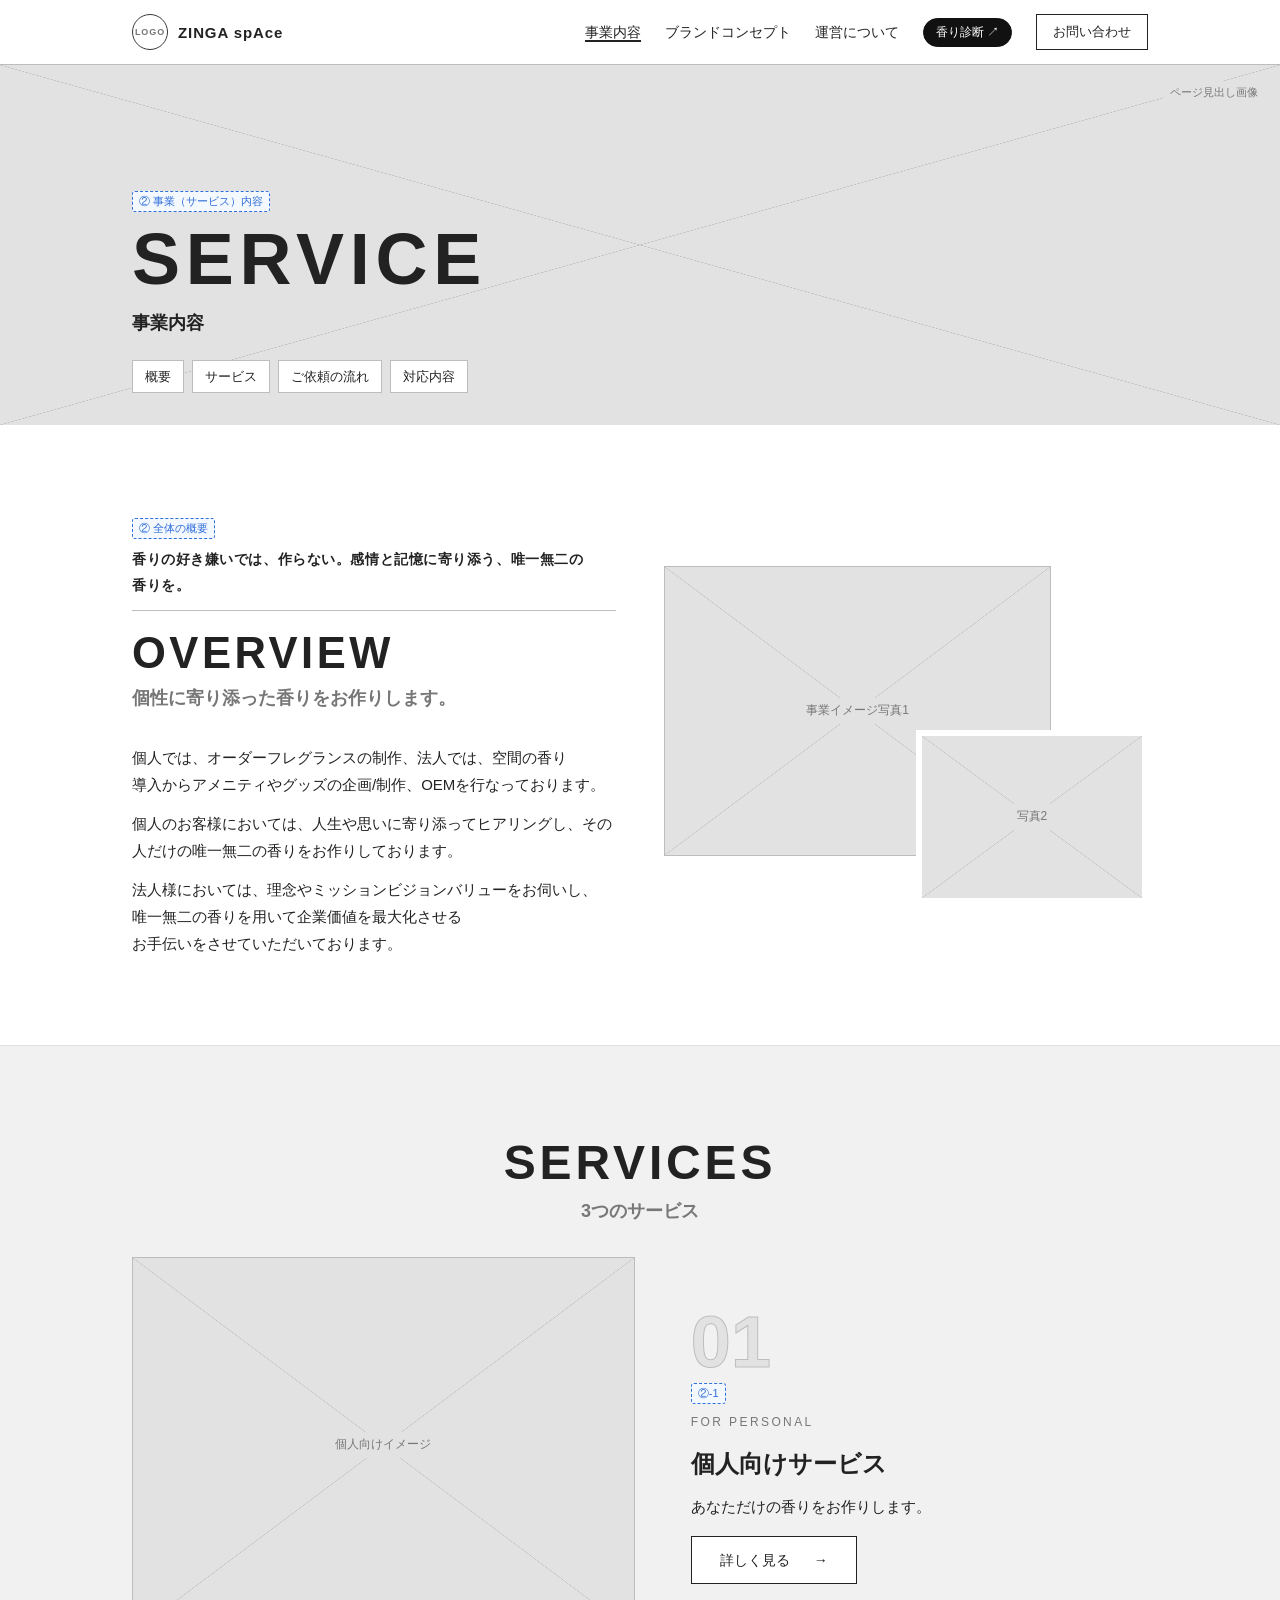
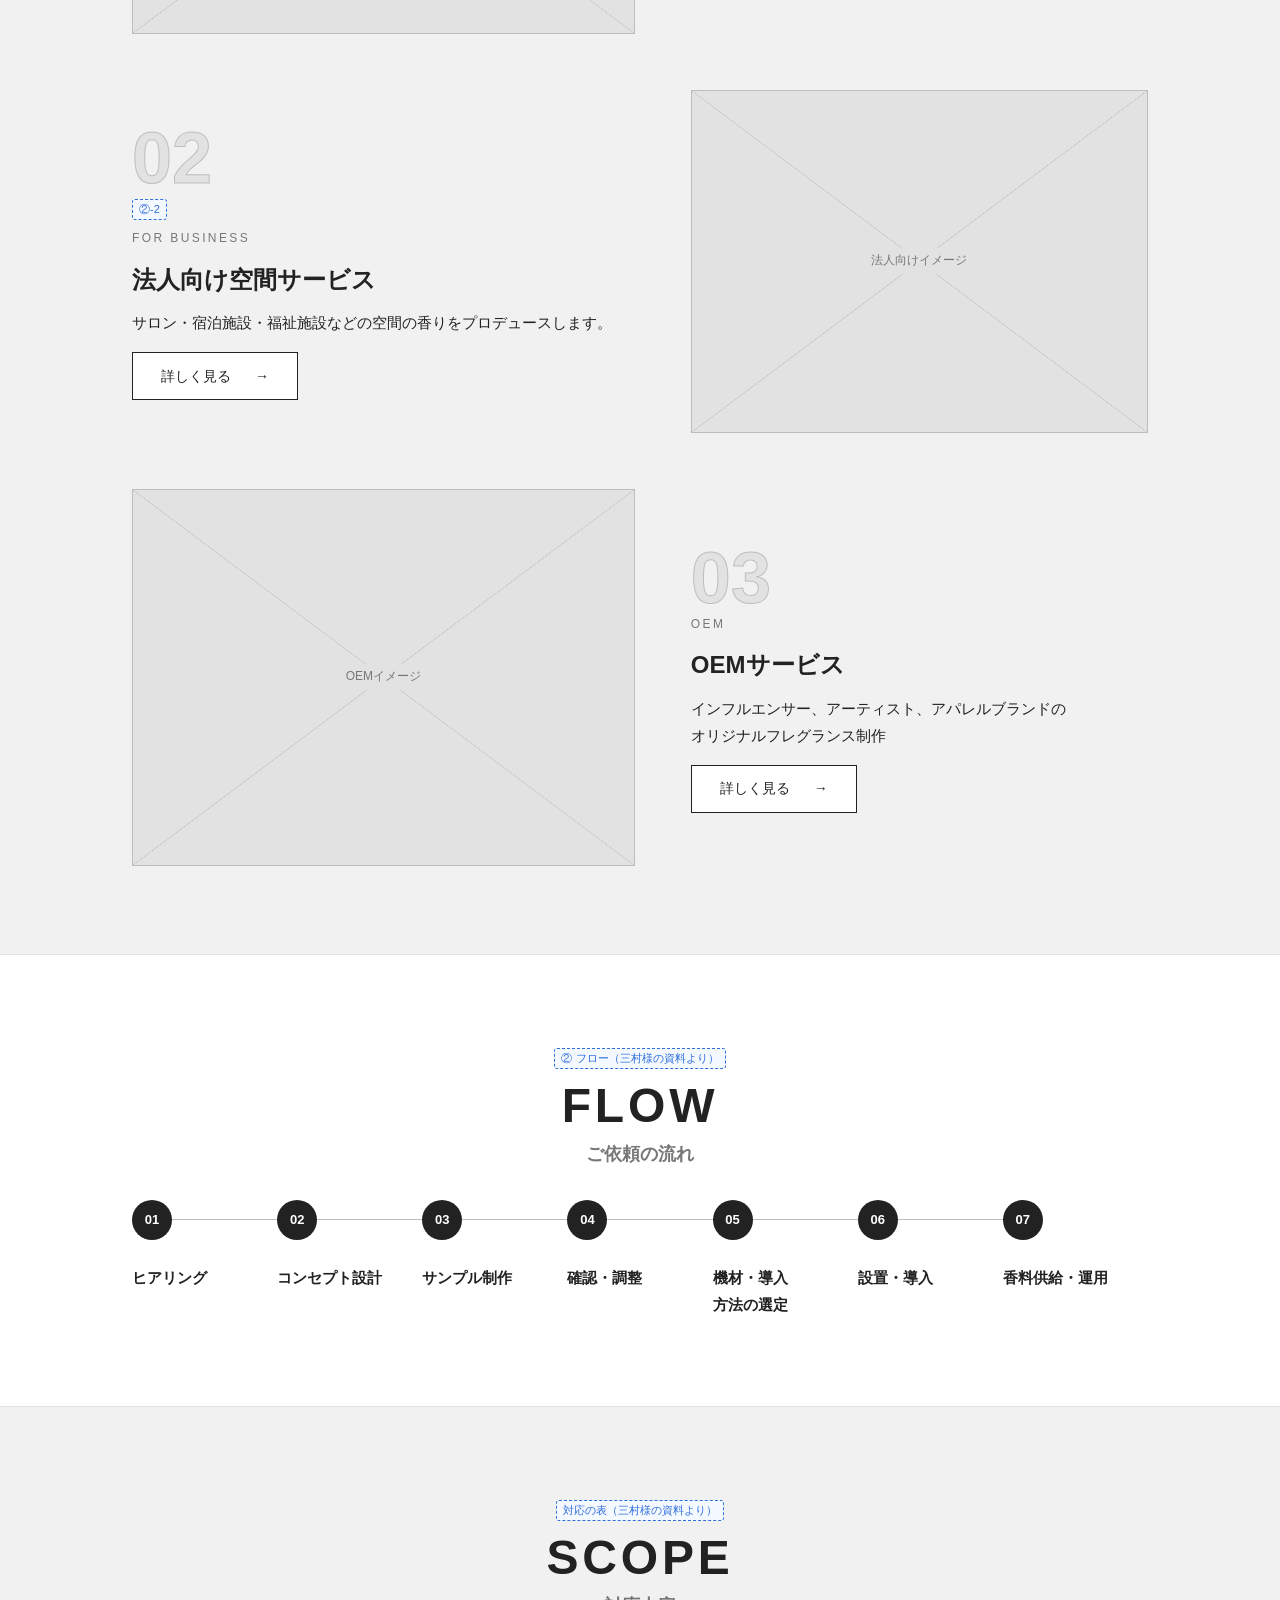
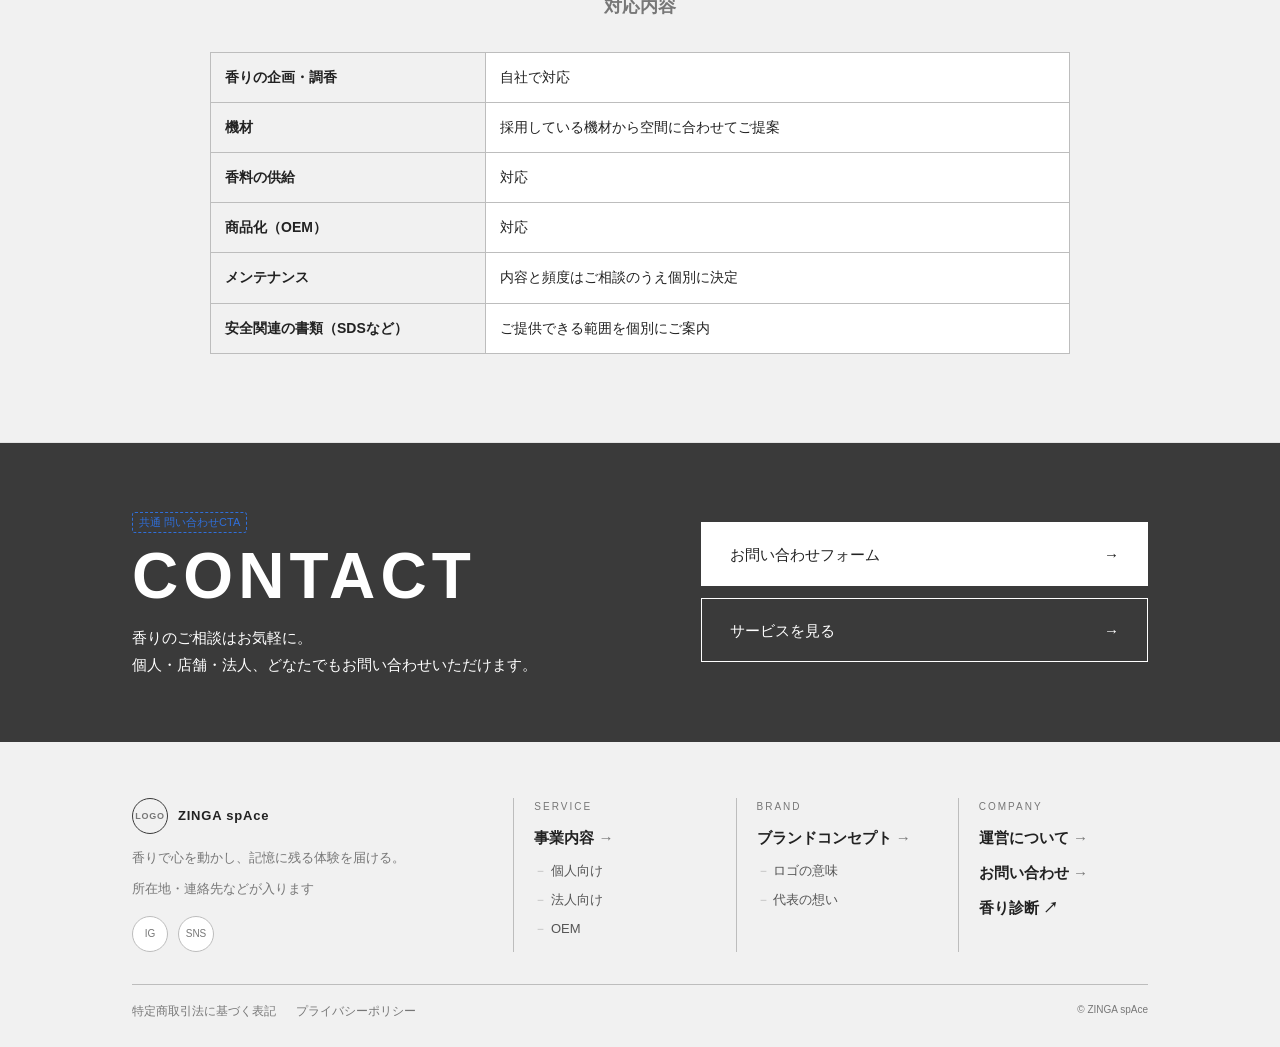
<file: zinga-space/service.html>
<!doctype html>
<html lang="ja">
<head>
<meta charset="utf-8">
<meta name="viewport" content="width=device-width, initial-scale=1">
<title>事業内容 | ZINGA spAce（ワイヤーフレーム）</title>
<link rel="stylesheet" href="assets/wf.css">
</head>
<body data-page="service">
<div id="wf-header"></div>

<main>
  <section class="page-head"><div class="container">
    <span class="note">② 事業（サービス）内容</span>
    <p class="en">SERVICE</p><h1>事業内容</h1>
    <nav class="anchors"><a href="#overview">概要</a><a href="#services">サービス</a><a href="#flow">ご依頼の流れ</a><a href="#scope">対応内容</a></nav>
  </div></section>

  <!-- 全体の概要 -->
  <section class="section" id="overview"><div class="container split">
    <div>
      <span class="note">② 全体の概要</span>
      <p class="tagline">香りの好き嫌いでは、作らない。感情と記憶に寄り添う、唯一無二の香りを。</p>
      <div class="sec-head left"><p class="en">OVERVIEW</p><h2>個性に寄り添った香りをお作りします。</h2></div>
      <div style="display:grid;gap:12px">
        <p>個人では、オーダーフレグランスの制作、法人では、空間の香り導入からアメニティやグッズの企画/制作、OEMを行なっております。</p>
        <p>個人のお客様においては、人生や思いに寄り添ってヒアリングし、その人だけの唯一無二の香りをお作りしております。</p>
        <p>法人様においては、理念やミッションビジョンバリューをお伺いし、唯一無二の香りを用いて企業価値を最大化させるお手伝いをさせていただいております。</p>
      </div>
    </div>
    <div class="overlap"><div class="ph r43"><span>事業イメージ写真1</span></div><div class="ph r43"><span>写真2</span></div></div>
  </div></section>

  <!-- 3つのサービス：左右交互 -->
  <section class="section gray" id="services"><div class="container">
    <div class="sec-head center"><p class="en">SERVICES</p><h2>3つのサービス</h2></div>
    <div class="zz">
      <div class="zz-row">
        <div class="zz-img ph r43"><span>個人向けイメージ</span></div>
        <div><p class="zz-num">01</p><span class="note">②-1</span>
          <p class="en" style="font-size:12px;letter-spacing:.2em;color:var(--muted)">FOR PERSONAL</p>
          <h3>個人向けサービス</h3><p>あなただけの香りをお作りします。</p>
          <a class="btn arrow" href="service-personal.html">詳しく見る</a></div>
      </div>
      <div class="zz-row">
        <div class="zz-img ph r43"><span>法人向けイメージ</span></div>
        <div><p class="zz-num">02</p><span class="note">②-2</span>
          <p class="en" style="font-size:12px;letter-spacing:.2em;color:var(--muted)">FOR BUSINESS</p>
          <h3>法人向け空間サービス</h3><p>サロン・宿泊施設・福祉施設などの空間の香りをプロデュースします。</p>
          <a class="btn arrow" href="service-business.html">詳しく見る</a></div>
      </div>
      <div class="zz-row">
        <div class="zz-img ph r43"><span>OEMイメージ</span></div>
        <div><p class="zz-num">03</p>
          <p class="en" style="font-size:12px;letter-spacing:.2em;color:var(--muted)">OEM</p>
          <h3>OEMサービス</h3><p>インフルエンサー、アーティスト、アパレルブランドのオリジナルフレグランス制作</p>
          <a class="btn arrow" href="service-business.html#oem">詳しく見る</a></div>
      </div>
    </div>
  </div></section>

  <!-- フロー -->
  <section class="section" id="flow"><div class="container">
    <div class="sec-head center">
      <span class="note">② フロー（三村様の資料より）</span>
      <p class="en">FLOW</p><h2>ご依頼の流れ</h2>
    </div>
    <ol class="timeline">
      <li><span class="n">01</span><h3>ヒアリング</h3></li>
      <li><span class="n">02</span><h3>コンセプト設計</h3></li>
      <li><span class="n">03</span><h3>サンプル制作</h3></li>
      <li><span class="n">04</span><h3>確認・調整</h3></li>
      <li><span class="n">05</span><h3>機材・導入方法の選定</h3></li>
      <li><span class="n">06</span><h3>設置・導入</h3></li>
      <li><span class="n">07</span><h3>香料供給・運用</h3></li>
    </ol>
  </div></section>

  <!-- 対応内容 -->
  <section class="section gray" id="scope"><div class="container">
    <div class="sec-head center">
      <span class="note">対応の表（三村様の資料より）</span>
      <p class="en">SCOPE</p><h2>対応内容</h2>
    </div>
    <table class="tbl stack" style="max-width:860px;margin:0 auto">
      <tr><th>香りの企画・調香</th><td>自社で対応</td></tr>
      <tr><th>機材</th><td>採用している機材から空間に合わせてご提案</td></tr>
      <tr><th>香料の供給</th><td>対応</td></tr>
      <tr><th>商品化（OEM）</th><td>対応</td></tr>
      <tr><th>メンテナンス</th><td>内容と頻度はご相談のうえ個別に決定</td></tr>
      <tr><th>安全関連の書類（SDSなど）</th><td>ご提供できる範囲を個別にご案内</td></tr>
    </table>
  </div></section>
</main>

<div id="wf-footer"></div>
<script src="assets/wf.js"></script>
</body>
</html>
</file>
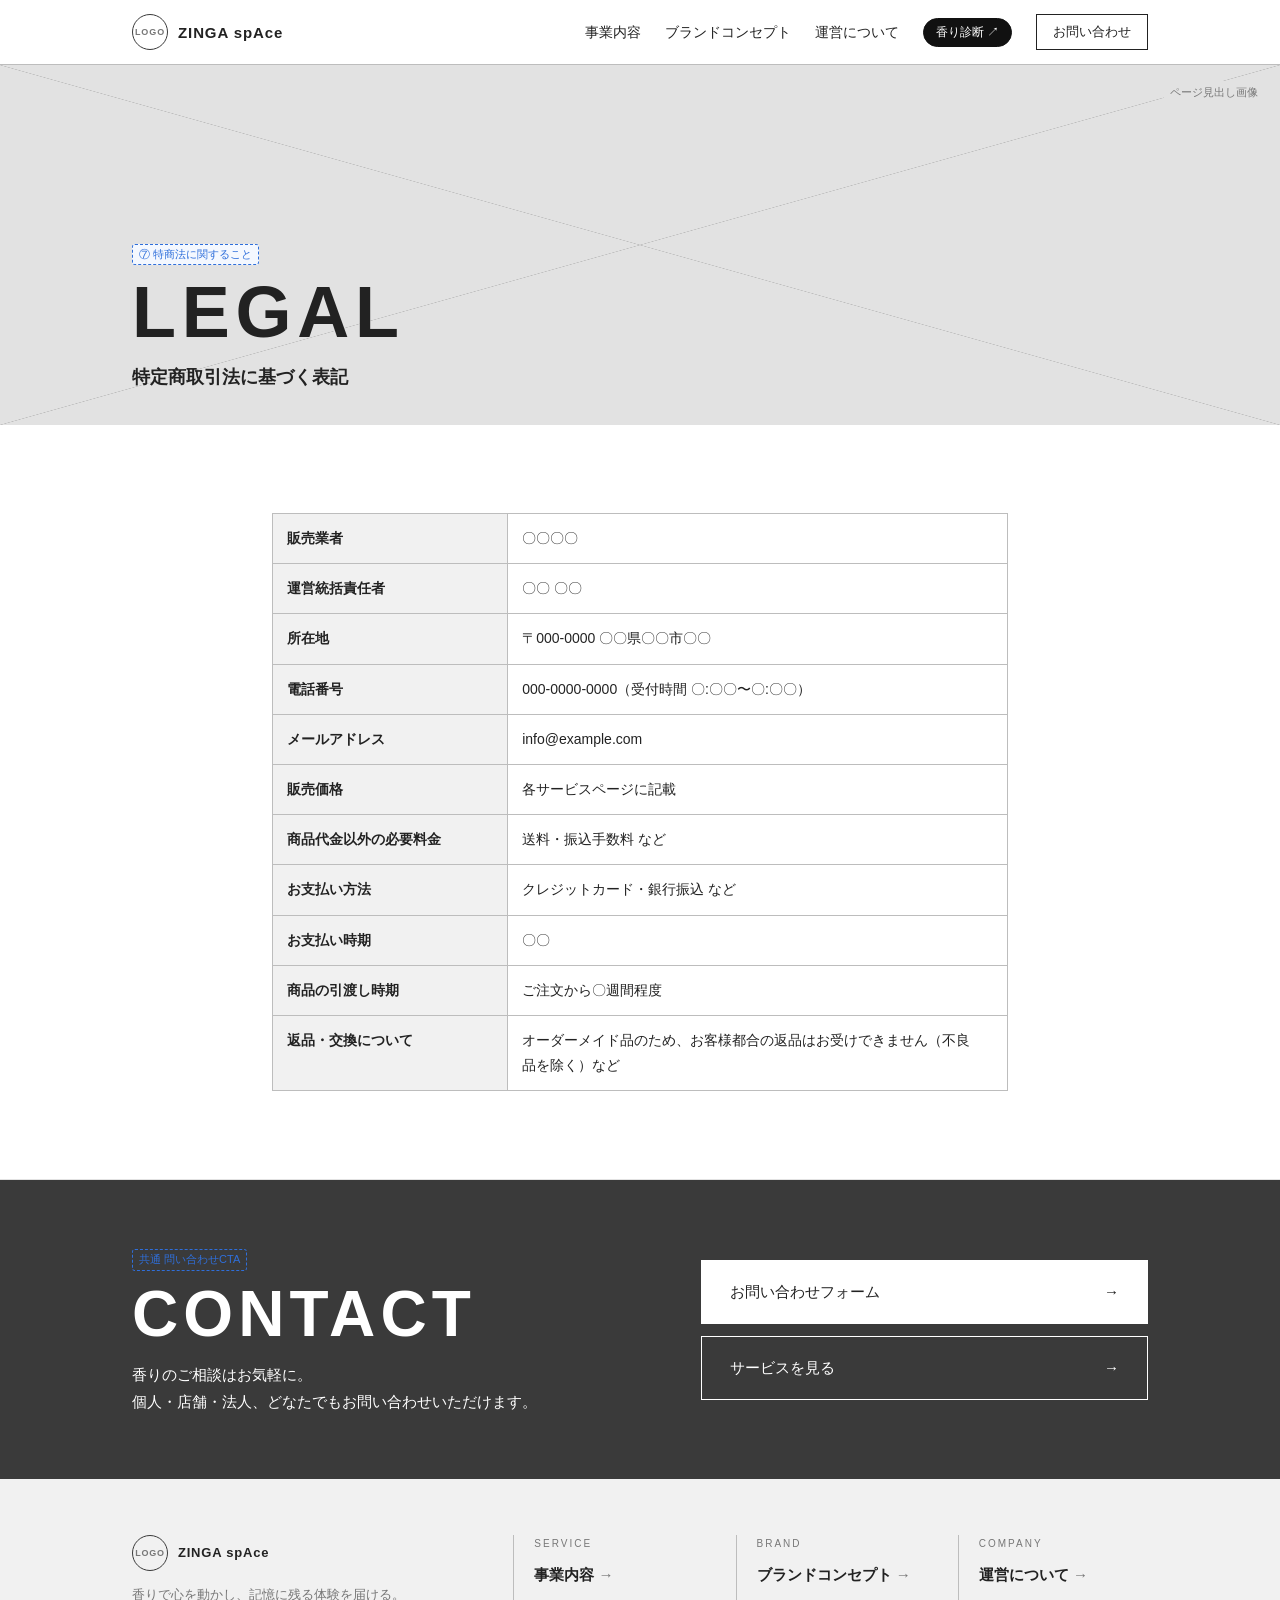
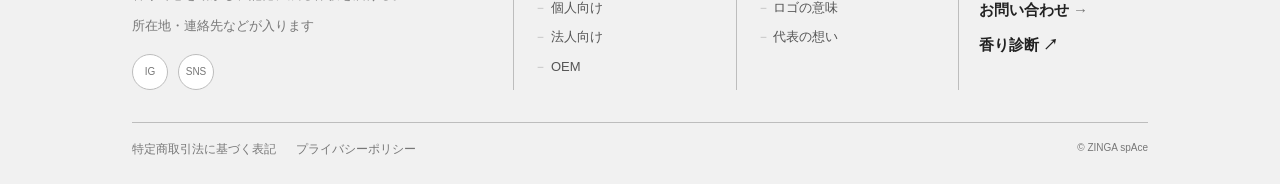
<file: zinga-space/tokushoho.html>
<!doctype html>
<html lang="ja">
<head>
<meta charset="utf-8">
<meta name="viewport" content="width=device-width, initial-scale=1">
<title>特定商取引法に基づく表記 | ZINGA spAce（ワイヤーフレーム）</title>
<link rel="stylesheet" href="assets/wf.css">
</head>
<body data-page="tokushoho">
<div id="wf-header"></div>

<main>
  <section class="page-head"><div class="container">
    <span class="note">⑦ 特商法に関すること</span>
    <p class="en">LEGAL</p><h1>特定商取引法に基づく表記</h1>
  </div></section>
  <section class="section"><div class="container doc">
    <table class="tbl stack">
      <tr><th>販売業者</th><td>〇〇〇〇</td></tr>
      <tr><th>運営統括責任者</th><td>〇〇 〇〇</td></tr>
      <tr><th>所在地</th><td>〒000-0000 〇〇県〇〇市〇〇</td></tr>
      <tr><th>電話番号</th><td>000-0000-0000（受付時間 〇:〇〇〜〇:〇〇）</td></tr>
      <tr><th>メールアドレス</th><td>info@example.com</td></tr>
      <tr><th>販売価格</th><td>各サービスページに記載</td></tr>
      <tr><th>商品代金以外の必要料金</th><td>送料・振込手数料 など</td></tr>
      <tr><th>お支払い方法</th><td>クレジットカード・銀行振込 など</td></tr>
      <tr><th>お支払い時期</th><td>〇〇</td></tr>
      <tr><th>商品の引渡し時期</th><td>ご注文から〇週間程度</td></tr>
      <tr><th>返品・交換について</th><td>オーダーメイド品のため、お客様都合の返品はお受けできません（不良品を除く）など</td></tr>
    </table>
  </div></section>
</main>

<div id="wf-footer"></div>
<script src="assets/wf.js"></script>
</body>
</html>
</file>
<file: zinga-space/assets/wf.css>
/* ZINGA spAce ワイヤーフレーム共通スタイル（グレースケール） */
:root{
  --bg:#fff; --ink:#222; --muted:#777; --line:#bdbdbd; --fill:#f1f1f1; --fill2:#e2e2e2;
  --dark:#3a3a3a; --note:#2f6fdb; --accent:#111;
}
*{box-sizing:border-box}
html{scroll-behavior:smooth}
body{margin:0;background:var(--bg);color:var(--ink);font-family:"Hiragino Sans","Noto Sans JP",sans-serif;line-height:1.8;font-size:15px;overflow-x:hidden}
a{color:inherit}
img{max-width:100%}
h1,h2,h3,h4,p{margin:0}
.container{max-width:1080px;margin:0 auto;padding:0 16px}
@media(min-width:768px){.container{padding:0 32px}}

/* ---- 注釈（メモ番号・補足） ---- */
.note{display:inline-block;font-size:11px;line-height:1.4;color:var(--note);border:1px dashed var(--note);padding:2px 6px;border-radius:3px;background:#f4f8ff;margin:0 0 8px}
.note.todo{color:#b45309;border-color:#b45309;background:#fff8ec}

/* ---- Header ---- */
.site-header{position:sticky;top:0;z-index:50;background:#fff;border-bottom:1px solid var(--line)}
.site-header .bar{display:flex;align-items:center;justify-content:space-between;height:64px}
.logo{display:flex;align-items:center;gap:10px;text-decoration:none;font-weight:700;letter-spacing:.06em}
.logo .mark{width:36px;height:36px;border:1px solid var(--dark);border-radius:50%;display:grid;place-items:center;font-size:9px;color:var(--muted)}
.gnav{display:none}
.gnav ul{list-style:none;margin:0;padding:0;display:flex;align-items:center;gap:24px}
.gnav a{text-decoration:none;font-size:14px}
.gnav a[aria-current="page"]{border-bottom:2px solid var(--ink)}
.gnav .has-sub{position:relative}
.gnav .sub{display:none;position:absolute;top:100%;left:-12px;background:#fff;border:1px solid var(--line);padding:8px 0;min-width:160px}
.gnav .sub a{display:block;padding:6px 16px}
.gnav .has-sub:hover .sub,.gnav .has-sub:focus-within .sub{display:block}
.diag{display:inline-flex;align-items:center;gap:4px;font-size:12px!important;border:1px solid var(--accent);border-radius:999px;padding:3px 12px;background:var(--accent);color:#fff!important}
.menu-btn{width:44px;height:44px;border:1px solid var(--line);background:#fff;display:grid;place-items:center;cursor:pointer}
.menu-btn span,.menu-btn span::before,.menu-btn span::after{display:block;width:18px;height:2px;background:var(--ink);position:relative;content:""}
.menu-btn span::before{position:absolute;top:-6px}.menu-btn span::after{position:absolute;top:6px}
.drawer{display:none;border-top:1px solid var(--line);background:#fff}
.drawer.open{display:block}
.drawer ul{list-style:none;margin:0;padding:8px 16px 20px}
.drawer li a{display:block;padding:12px 0;border-bottom:1px solid var(--fill2);text-decoration:none}
.drawer li.child a{padding-left:20px;font-size:14px;color:var(--muted)}
.drawer li.diag-item{margin-top:16px}
.drawer li.diag-item a{border:0;display:inline-flex;padding:6px 16px}
@media(min-width:960px){.gnav{display:block}.menu-btn,.drawer,.drawer.open{display:none}}

/* ---- 共通パーツ ---- */
.section{padding:56px 0;border-bottom:1px solid var(--fill2)}
@media(min-width:768px){.section{padding:88px 0}}
.section.gray{background:var(--fill)}
.sec-head{margin-bottom:32px}
.sec-head .en{font-size:12px;letter-spacing:.2em;color:var(--muted)}
.sec-head h2{font-size:22px;line-height:1.5}
@media(min-width:768px){.sec-head h2{font-size:28px}}
.sec-head .lead{margin-top:12px;color:var(--muted)}
.center{text-align:center}

.ph{position:relative;background:var(--fill2);border:1px solid var(--line);display:grid;place-items:center;color:var(--muted);font-size:12px;min-height:160px;text-align:center;padding:8px;
  background-image:linear-gradient(to top right,transparent calc(50% - .5px),var(--line) 50%,transparent calc(50% + .5px)),linear-gradient(to top left,transparent calc(50% - .5px),var(--line) 50%,transparent calc(50% + .5px))}
.ph span{background:var(--fill2);padding:2px 6px;position:relative}
.ph.r169{aspect-ratio:16/9;min-height:0}.ph.r43{aspect-ratio:4/3;min-height:0}.ph.sq{aspect-ratio:1/1;min-height:0}.ph.round{border-radius:50%}

.lines{display:grid;gap:10px;margin:12px 0}
.lines i{display:block;height:10px;background:var(--fill2);border-radius:2px}
.lines i:last-child{width:62%}

.btn{display:inline-flex;align-items:center;justify-content:center;gap:8px;min-height:48px;padding:0 28px;border:1px solid var(--ink);text-decoration:none;font-size:14px;background:#fff}
.btn.fill{background:var(--ink);color:#fff}
.more{display:inline-block;margin-top:16px;font-size:14px;text-decoration:underline}

.grid{display:grid;gap:20px}
@media(min-width:768px){.g2{grid-template-columns:repeat(2,1fr)}.g3{grid-template-columns:repeat(3,1fr)}.g4{grid-template-columns:repeat(4,1fr)}}
@media(min-width:560px) and (max-width:767px){.g4,.g3.sm2{grid-template-columns:repeat(2,1fr)}}
.card{border:1px solid var(--line);background:#fff;padding:20px}
.card h3{font-size:17px;margin:12px 0 4px}
.card .tag{display:inline-block;font-size:11px;border:1px solid var(--line);padding:0 8px;margin-top:8px}
a.card{display:block;text-decoration:none}

.split{display:grid;gap:24px;align-items:center}
@media(min-width:768px){.split{grid-template-columns:1fr 1fr;gap:48px}}

/* ページ見出し（下層） */
.page-head{background:var(--fill);padding:48px 0 40px;border-bottom:1px solid var(--line)}
.page-head .en{font-size:12px;letter-spacing:.2em;color:var(--muted)}
.page-head h1{font-size:26px}
@media(min-width:768px){.page-head h1{font-size:34px}}
.crumb{font-size:12px;color:var(--muted);margin-bottom:16px}
.crumb a{text-decoration:none}

/* ページ内リンク */
.anchors{display:flex;flex-wrap:wrap;gap:8px;margin-top:20px}
.anchors a{font-size:13px;border:1px solid var(--line);padding:4px 12px;text-decoration:none;background:#fff}

/* HERO */
.hero{position:relative}
.hero .ph{min-height:72vh;border-left:0;border-right:0;place-items:start center;padding-top:24px}
.hero .copy{position:absolute;left:0;right:0;bottom:12%;}
.hero .copy .box{background:rgba(255,255,255,.9);display:inline-block;padding:20px 24px;border:1px solid var(--line)}
.hero h1{font-size:26px;line-height:1.5}
@media(min-width:768px){.hero h1{font-size:40px}}

/* 3つの丸 */
.circles{display:grid;gap:20px;justify-items:center;grid-template-columns:repeat(3,1fr)}
.circle{width:100%;max-width:260px;aspect-ratio:1/1;border:1px solid var(--dark);border-radius:50%;display:grid;place-content:center;text-align:center;text-decoration:none;background:#fff;padding:8px;transition:background .2s}
.circle:hover{background:var(--fill)}
.circle .en{font-size:10px;letter-spacing:.15em;color:var(--muted)}
.circle b{font-size:15px}
.circle small{font-size:11px;color:var(--muted);display:none}
@media(min-width:768px){.circle b{font-size:20px}.circle small{display:block}}

/* 料金 */
.price{border:1px solid var(--line);background:#fff}
.price h3{font-size:16px;padding:14px 20px;border-bottom:1px solid var(--line);background:var(--fill)}
.price .body{padding:20px}
.price .yen{font-size:24px;font-weight:700}
table.tbl{width:100%;border-collapse:collapse;background:#fff;font-size:14px}
.tbl th,.tbl td{border:1px solid var(--line);padding:12px 14px;text-align:left;vertical-align:top}
.tbl th{background:var(--fill);width:32%;font-weight:600}
@media(max-width:559px){.tbl.stack th,.tbl.stack td{display:block;width:100%}.tbl.stack td{border-top:0}}

/* フロー */
.flow{list-style:none;margin:0;padding:0;display:grid;gap:12px}
@media(min-width:768px){.flow{grid-template-columns:repeat(5,1fr)}}
.flow li{border:1px solid var(--line);background:#fff;padding:16px;position:relative}
.flow .num{font-size:12px;color:var(--muted);letter-spacing:.1em}
.flow h3{font-size:15px;margin:4px 0}

/* FAQ */
.faq details{border-bottom:1px solid var(--line);background:#fff}
.faq summary{cursor:pointer;padding:16px 8px;font-weight:600;list-style:none}
.faq summary::before{content:"Q. ";color:var(--muted)}
.faq .a{padding:0 8px 16px}
.faq .a::before{content:"A. ";color:var(--muted);font-weight:600}

/* フォーム */
.form{display:grid;gap:20px;max-width:720px;margin:0 auto}
.field label{display:block;font-weight:600;font-size:14px;margin-bottom:6px}
.req{font-size:11px;background:var(--ink);color:#fff;padding:1px 6px;margin-left:6px;font-weight:400}
.opt{font-size:11px;border:1px solid var(--line);padding:0 6px;margin-left:6px;font-weight:400;color:var(--muted)}
.input{width:100%;min-height:48px;border:1px solid var(--line);background:var(--fill);padding:10px 12px;font:inherit}
textarea.input{min-height:160px}
.choices{display:flex;flex-wrap:wrap;gap:8px 20px}
.steps{display:flex;justify-content:center;gap:8px;margin-bottom:32px;font-size:13px}
.steps span{border:1px solid var(--line);padding:4px 14px}
.steps span.on{background:var(--ink);color:#fff;border-color:var(--ink)}

/* CTA */
.cta{background:var(--dark);color:#fff;padding:56px 0;text-align:center}
.cta h2{font-size:22px;margin:4px 0 12px}
.cta .btn{border-color:#fff;background:transparent;color:#fff;margin-top:20px}
.cta .note{background:transparent}

/* Footer */
.site-footer{background:var(--fill);padding:48px 0 24px;font-size:13px}
.site-footer .cols{display:grid;gap:24px}
@media(min-width:768px){.site-footer .cols{grid-template-columns:1.2fr 2fr}}
.site-footer ul{list-style:none;margin:0;padding:0;display:grid;gap:6px 16px;grid-template-columns:repeat(2,1fr);grid-template-rows:repeat(5,auto);grid-auto-flow:column}
.site-footer a{text-decoration:none}
.site-footer .legal{border-top:1px solid var(--line);margin-top:32px;padding-top:16px;display:flex;flex-wrap:wrap;gap:8px 20px;justify-content:space-between;color:var(--muted)}
.site-footer .legal nav{display:flex;flex-wrap:wrap;gap:8px 20px}

/* 文章ページ（特商法・プライバシー） */
.doc{max-width:800px;margin:0 auto}
.doc h2{font-size:17px;margin:32px 0 8px;padding-left:10px;border-left:3px solid var(--ink)}

/* 前後ページへの送り */
.pager{display:grid;gap:12px;margin-top:8px}
@media(min-width:768px){.pager{grid-template-columns:1fr 1fr}}
.pager a{display:block;border:1px solid var(--line);background:#fff;padding:16px 20px;text-decoration:none}
.pager a small{display:block;font-size:11px;color:var(--muted);letter-spacing:.1em}
.pager a.next{text-align:right}
.brand-logo{max-width:240px;width:100%;margin:0 auto;background-color:#fff}

/* 説明文の上の一行コピー */
.tagline{font-size:14px;font-weight:700;letter-spacing:.04em;margin:0 0 16px;padding-bottom:12px;border-bottom:1px solid var(--line)}

/* 7ステップのフロー */
@media(min-width:768px){.flow.f7{grid-template-columns:repeat(4,1fr)}}
@media(min-width:1100px){.flow.f7{grid-template-columns:repeat(7,1fr)}}
.card p.more{display:block}

/* 文章が長いブロック */
.prose{display:grid;gap:14px;min-width:0}
.prose h3{font-size:18px;margin:0}
.prose .num{font-size:13px;color:var(--muted);letter-spacing:.1em}
.split.top{align-items:start}
.sub-h{font-size:16px;margin:0 0 10px}
.fine{list-style:none;margin:10px 0;padding:0;font-size:13px;color:var(--muted);display:grid;gap:2px}
.price-tbl th{width:auto}.price-tbl td{width:1%;white-space:nowrap;text-align:right;font-variant-numeric:tabular-nums}

/* 個人向け：問いかけ・特徴・比較表 */
.ask{display:grid;gap:10px;border-left:3px solid var(--ink);padding-left:16px}
.ask .q{font-size:18px;font-weight:700}
.feat-num{font-size:28px;font-weight:700;color:var(--muted);line-height:1}
.tbl-scroll{overflow-x:auto;max-width:900px;margin:0 auto}
.tbl.compare{min-width:560px}
.tbl.compare th,.tbl.compare td{text-align:center;vertical-align:middle}
.tbl.compare tbody th{text-align:left;width:auto}
.tbl.compare th small{display:block;font-size:11px;font-weight:400;color:var(--muted)}
.tbl.compare td{font-size:18px}
.tbl.compare .us{background:#e9e9e9;font-weight:700}
.tbl.compare{table-layout:fixed}
.tbl.compare thead th{width:22%;white-space:normal}
.tbl.compare thead th:first-child{width:34%}
@media(max-width:559px){
  .tbl.compare{min-width:0;font-size:12px}
  .tbl.compare th,.tbl.compare td{padding:8px 4px}
  .tbl.compare tbody th{padding-left:8px}
  .tbl.compare thead th:first-child{width:31%}
  .tbl.compare td{font-size:15px}
}

/* 要点を短く見せるブロック（ロゴの意味・代表の想い・コンセプト） */
.brand-block{display:grid;gap:14px;min-width:0}
.brand-block h2{font-size:22px;line-height:1.5}
@media(min-width:768px){.brand-block h2{font-size:28px}}
.brand-block .en{font-size:12px;letter-spacing:.2em;color:var(--muted);margin:0}
.keys{font-size:13px;font-weight:700;letter-spacing:.06em;color:var(--muted)}
.keys span{margin:0 6px;font-weight:400}
.lead-txt{font-size:15px;line-height:2}
.reasons{margin:0;display:grid;gap:0;border-top:1px solid var(--line)}
.reasons>div{padding:14px 0;border-bottom:1px solid var(--line)}
.reasons dt{font-weight:700;font-size:14px;margin-bottom:4px}
.reasons dd{margin:0;font-size:14px;color:#444}
.sign{text-align:right;font-size:14px}
.card.vision p:last-child{font-size:14px}
.brand-block>.note,.brand-block>.note.todo{justify-self:start}

/* =========================================================
   レイアウト強化（Webサイトらしい構成）— 2026-11-18
   ========================================================= */

/* 見出し：英字を大きく、日本語を小さく添える */
.sec-head .en{font-size:30px;font-weight:700;letter-spacing:.08em;color:var(--ink);line-height:1.2}
.sec-head h2{font-size:16px;font-weight:700;color:var(--muted);margin-top:6px}
@media(min-width:768px){.sec-head .en{font-size:48px}.sec-head h2{font-size:18px}}
.sec-head.left{text-align:left}
.sec-head .lead{max-width:640px}
.sec-head.center .lead{margin-left:auto;margin-right:auto}

/* 下層ページの見出し：画像の帯＋大きな英字 */
.page-head{position:relative;min-height:240px;display:flex;align-items:flex-end;padding:96px 0 32px;border-bottom:0;
  background-color:var(--fill2);
  background-image:linear-gradient(to top right,transparent calc(50% - .5px),var(--line) 50%,transparent calc(50% + .5px)),linear-gradient(to top left,transparent calc(50% - .5px),var(--line) 50%,transparent calc(50% + .5px))}
.page-head::after{content:"ページ見出し画像";position:absolute;top:16px;right:16px;font-size:11px;color:var(--muted);background:var(--fill2);padding:2px 6px}
.page-head>.container{width:100%}
.page-head .en{font-size:40px;font-weight:700;letter-spacing:.08em;color:var(--ink);line-height:1.1}
.page-head h1{font-size:16px;font-weight:700;margin-top:8px}
@media(min-width:768px){.page-head{min-height:360px}.page-head .en{font-size:72px}.page-head h1{font-size:18px}}

/* ヘッダー：問い合わせボタン */
.gnav .btn-sm{display:inline-flex;align-items:center;min-height:36px;padding:0 16px;border:1px solid var(--ink);font-size:13px}
.drawer .drawer-btns{display:grid;gap:10px;margin-top:20px}
.drawer .drawer-btns a{border:1px solid var(--ink);text-align:center;padding:12px;border-bottom:1px solid var(--ink)}

/* 共通CTA：2カラム */
.cta2{background:var(--dark);color:#fff;padding:64px 0}
.cta2 .wrap{display:grid;gap:32px;align-items:center}
@media(min-width:768px){.cta2 .wrap{grid-template-columns:1.2fr 1fr}}
.cta2 .en{font-size:40px;font-weight:700;letter-spacing:.08em;line-height:1.1}
@media(min-width:768px){.cta2 .en{font-size:64px}}
.cta2 .btns{display:grid;gap:12px}
.cta2 .btn{background:transparent;color:#fff;border-color:#fff;justify-content:space-between;min-height:64px;font-size:15px}
.cta2 .btn.fill{background:#fff;color:var(--ink)}
.cta2 .note{background:transparent}

/* フッター：段組み */
.site-footer .fcols{display:grid;gap:32px}
@media(min-width:768px){.site-footer .fcols{grid-template-columns:1.4fr repeat(3,1fr)}}
.site-footer h4{font-size:12px;letter-spacing:.15em;color:var(--muted);margin:0 0 10px}
.site-footer .flist{list-style:none;margin:0;padding:0;display:grid;gap:6px;grid-template-columns:1fr;grid-auto-flow:row;grid-template-rows:none}
.sns{display:flex;gap:10px;margin-top:16px}
.sns span{width:36px;height:36px;border:1px solid var(--line);border-radius:50%;display:grid;place-items:center;font-size:10px;color:var(--muted);background:#fff}

/* ボタン：矢印付き */
.btn.arrow::after{content:"→";margin-left:16px}

/* TOP：ヒーロー（全画面スライド） */
.hero2{position:relative}
.hero2 .ph{min-height:calc(100svh - 64px);border:0;place-items:start end;padding:16px}
.hero2 .copy{position:absolute;left:0;right:0;bottom:56px}
.hero2 h1{font-size:30px;line-height:1.5;letter-spacing:.04em}
@media(min-width:768px){.hero2 h1{font-size:52px}}
.hero2 .sub{margin-top:16px;max-width:560px;color:#444}
.hero2 .dots{position:absolute;right:16px;bottom:24px;display:flex;gap:8px;align-items:center;font-size:12px;color:var(--muted)}
.hero2 .dots i{width:24px;height:2px;background:var(--line);display:block}
.hero2 .dots i.on{background:var(--ink)}
.scroll-ind{position:absolute;left:50%;bottom:8px;transform:translateX(-50%);font-size:10px;letter-spacing:.2em;color:var(--muted);display:flex;flex-direction:column;align-items:center;gap:4px}
.scroll-ind::after{content:"";width:1px;height:32px;background:var(--muted)}
@media(max-width:767px){.scroll-ind{display:none}}

/* 画像を重ねる */
.overlap{position:relative;padding-bottom:48px}
.overlap .ph:first-child{width:80%}
.overlap .ph:last-child{position:absolute;right:0;bottom:0;width:48%;border:6px solid #fff}

/* 写真を全幅で敷く帯 */
.band{position:relative;min-height:420px;display:grid;place-items:center;text-align:center;padding:64px 16px;
  background-color:#8a8a8a;color:#fff;
  background-image:linear-gradient(to top right,transparent calc(50% - .5px),#a5a5a5 50%,transparent calc(50% + .5px)),linear-gradient(to top left,transparent calc(50% - .5px),#a5a5a5 50%,transparent calc(50% + .5px))}
.band::before{content:"背景写真（全幅）";position:absolute;top:12px;left:12px;font-size:11px;color:#eee}
.band .en{font-size:13px;letter-spacing:.3em}
.band h2{font-size:24px;line-height:1.6;margin:12px 0 20px}
@media(min-width:768px){.band{min-height:520px}.band h2{font-size:36px}}
.band .btn{background:transparent;color:#fff;border-color:#fff}
.band .note{background:rgba(0,0,0,.25);color:#fff;border-color:#fff}

/* 丸い写真つきの入口 */
.targets{display:grid;gap:24px;grid-template-columns:repeat(3,1fr)}
.target{display:grid;justify-items:center;gap:10px;text-decoration:none;text-align:center}
.target .ph{width:100%;max-width:280px;aspect-ratio:1/1;min-height:0;border-radius:50%}
.target .en{font-size:10px;letter-spacing:.2em;color:var(--muted)}
.target b{font-size:15px}
.target small{display:none;color:var(--muted);font-size:12px}
.target .go{width:32px;height:32px;border:1px solid var(--ink);border-radius:50%;display:grid;place-items:center;font-size:13px}
@media(min-width:768px){.target b{font-size:20px}.target small{display:block}.targets{gap:48px}}

/* 左右交互の行 */
.zz{display:grid;gap:56px}
.zz-row{display:grid;gap:20px;align-items:center}
@media(min-width:768px){.zz-row{grid-template-columns:1.1fr 1fr;gap:56px}.zz-row:nth-child(even) .zz-img{order:2}}
.zz-num{font-size:48px;font-weight:700;color:var(--fill2);line-height:1;-webkit-text-stroke:1px var(--line)}
@media(min-width:768px){.zz-num{font-size:72px}}
.zz-row h3{font-size:20px;margin:8px 0}
@media(min-width:768px){.zz-row h3{font-size:24px}}
.zz-row .btn{margin-top:16px}

/* 横スクロールのスライダー */
.slider-head{display:flex;justify-content:space-between;align-items:flex-end;gap:16px;flex-wrap:wrap;margin-bottom:24px}
.slider-head .sec-head{margin:0}
.arrows{display:flex;gap:8px}
.arrows button{width:44px;height:44px;border:1px solid var(--ink);background:#fff;font:inherit;cursor:pointer}
.slider{display:grid;grid-auto-flow:column;grid-auto-columns:80%;gap:16px;overflow-x:auto;scroll-snap-type:x mandatory;padding-bottom:12px}
.slider>*{scroll-snap-align:start}
@media(min-width:768px){.slider{grid-auto-columns:calc((100% - 32px)/3)}}
.slider-dots{display:flex;gap:6px;justify-content:center;margin-top:12px}
.slider-dots i{width:8px;height:8px;border-radius:50%;background:var(--line)}
.slider-dots i.on{background:var(--ink)}

/* お客様の声 */
.voice{background:#fff;border:1px solid var(--line);padding:24px;display:grid;gap:12px}
.voice .qm{font-size:40px;line-height:1;color:var(--line);font-weight:700}
.voice .who{display:flex;gap:10px;align-items:center;font-size:13px;color:var(--muted)}
.voice .who .ph{width:40px;height:40px;min-height:0;border-radius:50%;padding:0}
.voice .who .ph span{display:none}

/* インスタ風グリッド */
.insta{display:grid;grid-template-columns:repeat(3,1fr);gap:4px}
@media(min-width:768px){.insta{grid-template-columns:repeat(6,1fr)}}
.insta .ph{aspect-ratio:1/1;min-height:0}

/* フロー：線でつなぐタイムライン */
.timeline{list-style:none;margin:0;padding:0;display:grid;gap:0;position:relative}
.timeline li{position:relative;padding:0 0 24px 56px}
.timeline li::before{content:"";position:absolute;left:19px;top:40px;bottom:0;width:1px;background:var(--line)}
.timeline li:last-child::before{display:none}
.timeline .n{position:absolute;left:0;top:0;width:40px;height:40px;border-radius:50%;background:var(--ink);color:#fff;display:grid;place-items:center;font-size:13px;font-weight:700}
.timeline h3{font-size:16px;margin:8px 0 0}
@media(min-width:1100px){
  .timeline{grid-template-columns:repeat(7,1fr)}
  .timeline li{padding:56px 8px 0 0;text-align:left}
  .timeline li::before{left:40px;right:0;top:19px;bottom:auto;width:auto;height:1px}
  .timeline .n{top:0}
  .timeline h3{font-size:15px}
}

/* 業種タイル：写真＋ラベル重ね */
.tiles{display:grid;gap:16px}
@media(min-width:768px){.tiles{grid-template-columns:repeat(2,1fr)}}
@media(min-width:1100px){.tiles{grid-template-columns:repeat(4,1fr)}}
.tile{display:grid;gap:10px}
.tile .img{position:relative}
.tile .img .ph{aspect-ratio:3/4;min-height:0}
.tile .img b{position:absolute;left:0;bottom:0;background:var(--ink);color:#fff;padding:8px 14px;font-size:15px}

/* 大きな問いかけ */
.question{padding:72px 0;text-align:center;background:var(--fill)}
.question .q{font-size:24px;font-weight:700;line-height:1.6}
@media(min-width:768px){.question .q{font-size:36px}}
.question .a{max-width:640px;margin:24px auto 0;display:grid;gap:12px}

/* 2ブランドの大きなパネル */
.panels{display:grid;gap:0}
@media(min-width:768px){.panels{grid-template-columns:1fr 1fr}}
.panel{position:relative;min-height:420px;display:grid;place-items:center;text-align:center;padding:48px 24px;text-decoration:none;color:#fff;
  background-color:#8a8a8a;background-image:linear-gradient(to top right,transparent calc(50% - .5px),#a5a5a5 50%,transparent calc(50% + .5px)),linear-gradient(to top left,transparent calc(50% - .5px),#a5a5a5 50%,transparent calc(50% + .5px))}
.panel+.panel{background-color:#6f6f6f}
.panel .inner{display:grid;gap:10px;justify-items:center;max-width:360px}
.panel .logo-ph{width:120px;height:120px;border:1px solid #fff;border-radius:50%;display:grid;place-items:center;font-size:11px}
.panel h3{font-size:26px;letter-spacing:.06em}
.panel .go{border:1px solid #fff;padding:8px 20px;font-size:13px;margin-top:8px}

/* 下層ページへの大きなリンク */
.links2{display:grid;gap:16px}
@media(min-width:768px){.links2{grid-template-columns:1fr 1fr}}
.link-banner{position:relative;display:block;text-decoration:none}
.link-banner .ph{aspect-ratio:16/7;min-height:0}
.link-banner .cap{position:absolute;left:0;bottom:0;background:#fff;padding:14px 20px;display:grid;gap:2px;min-width:60%}
.link-banner .cap small{font-size:11px;letter-spacing:.2em;color:var(--muted)}
.link-banner .cap b{font-size:18px}
.link-banner .cap::after{content:"→";position:absolute;right:16px;top:50%;transform:translateY(-50%)}

/* 大きなステートメント */
.statement{text-align:center;padding:24px 0}
.statement p.big{font-size:24px;font-weight:700;line-height:1.7}
@media(min-width:768px){.statement p.big{font-size:36px}}

/* 縦のストーリー */
.story{list-style:none;margin:0;padding:0;display:grid;gap:0;border-left:1px solid var(--line);margin-left:8px}
.story li{position:relative;padding:0 0 28px 28px}
.story li::before{content:"";position:absolute;left:-6px;top:6px;width:11px;height:11px;border-radius:50%;background:var(--ink)}
.story small{font-size:11px;letter-spacing:.2em;color:var(--muted)}
.story h3{font-size:17px;margin:4px 0}

/* お問い合わせ：2カラム */
.contact2{display:grid;gap:40px}
@media(min-width:960px){.contact2{grid-template-columns:1fr 1.6fr;gap:64px}}
.contact2 .info{display:grid;gap:16px;align-content:start}
.contact2 .info .box{border:1px solid var(--line);padding:16px;background:#fff}
.contact2 .form{margin:0;max-width:none}

/* 料金カードを少し大きく */
.price .yen{font-size:28px}

@media(min-width:768px){.split.rev>:first-child{order:2}}
.tiles{grid-template-columns:repeat(2,1fr)}
@media(max-width:767px){.tile .img b{font-size:12px;padding:6px 10px}.tile p{font-size:13px}}

/* フッターメニュー：親を太字の見出し、子を小さく */
.site-footer{padding-top:56px}
.site-footer .fcols{grid-template-columns:1fr}
@media(min-width:960px){.site-footer .fcols{grid-template-columns:1fr 2fr;gap:64px}}
.fnav{display:grid;gap:0}
@media(min-width:768px){.fnav{grid-template-columns:repeat(3,1fr);gap:32px}}
.fgroup{display:grid;align-content:start;gap:8px;padding:16px 0;border-top:1px solid var(--line)}
@media(min-width:768px){.fgroup{padding:0 0 0 20px;border-top:0;border-left:1px solid var(--line)}}
.fgroup small{font-size:10px;letter-spacing:.2em;color:var(--muted)}
.fgroup .fparent{font-size:15px;font-weight:700}
.fgroup .fparent::after{content:" →";font-weight:400;color:var(--muted)}
.fgroup .fparent[target]::after{content:""}
.fgroup ul{list-style:none;margin:0;padding:0;display:flex;flex-wrap:wrap;gap:4px 16px}
@media(min-width:768px){.fgroup ul{display:grid;gap:6px}}
.fgroup ul a{font-size:13px;color:#555}
.fgroup ul a::before{content:"－ ";color:var(--line)}
.site-footer .legal{font-size:12px}
.site-footer .fgroup ul{grid-template-columns:1fr;grid-template-rows:none;grid-auto-flow:row}
.dl-group{font-size:12px;font-weight:700;letter-spacing:.12em;color:var(--muted);margin-top:8px}
.closing{font-weight:700;font-size:15px;line-height:1.9;margin-top:8px}
.pc-only{display:none}
@media(min-width:768px){.pc-only{display:inline}}
.msg-body{display:grid;gap:16px;font-size:15px;line-height:2}
.msg-body blockquote{margin:4px 0;padding:12px 0 12px 20px;border-left:3px solid var(--ink);font-size:18px;font-weight:700;line-height:1.7}
@media(min-width:768px){.msg-body blockquote{font-size:22px}}

/* =========================================================
   改行の調整（単語の途中で改行しない）
   - 文節の切れ目（wf.js が <wbr> を入れる）でだけ改行する
   - 見出しは画面幅に合わせて文字の大きさがなめらかに変わる
   ========================================================= */
body{word-break:keep-all;overflow-wrap:break-word;line-break:strict}
h1,h2,h3,.q,.big,.quote{text-wrap:balance}
/* 比較表：狭い画面では表の中だけ横にスクロール（列を潰して単語が切れないように） */
@media(max-width:559px){
  .tbl.compare{min-width:480px;font-size:13px}
  .tbl.compare thead th:first-child{width:34%}
}
/* 見出しの文字サイズ：画面幅に合わせてなめらかに変える（最小〜最大） */
.hero2 h1{font-size:clamp(22px,5.6vw,52px)}
.page-head .en{font-size:clamp(30px,8vw,72px)}
.sec-head .en{font-size:clamp(26px,6.4vw,48px)}
.sec-head h2{font-size:clamp(14px,3.6vw,18px)}
.question .q{font-size:clamp(20px,5.6vw,36px)}
.band h2{font-size:clamp(20px,5.4vw,36px)}
.brand-block h2{font-size:clamp(19px,4.8vw,28px)}
.statement p.big,.msg-open .big{font-size:clamp(20px,5.6vw,36px)}
.cta2 .en{font-size:clamp(34px,9vw,64px)}
.zz-row h3{font-size:clamp(17px,4.4vw,24px)}
/* 段組みの中の見出しは、その段の幅に合わせて大きさを決める */
.split>*,.brand-block{container-type:inline-size}
.brand-block h2{font-size:clamp(16px,5.6cqi,28px)}
.split .sec-head h2{font-size:clamp(14px,4.8cqi,18px)}
.page-head .en{font-size:clamp(24px,7vw,72px)}
.doc h2{font-size:clamp(15px,4.4vw,17px)}
.split .sec-head .en{font-size:clamp(24px,9cqi,48px)}
</file>
